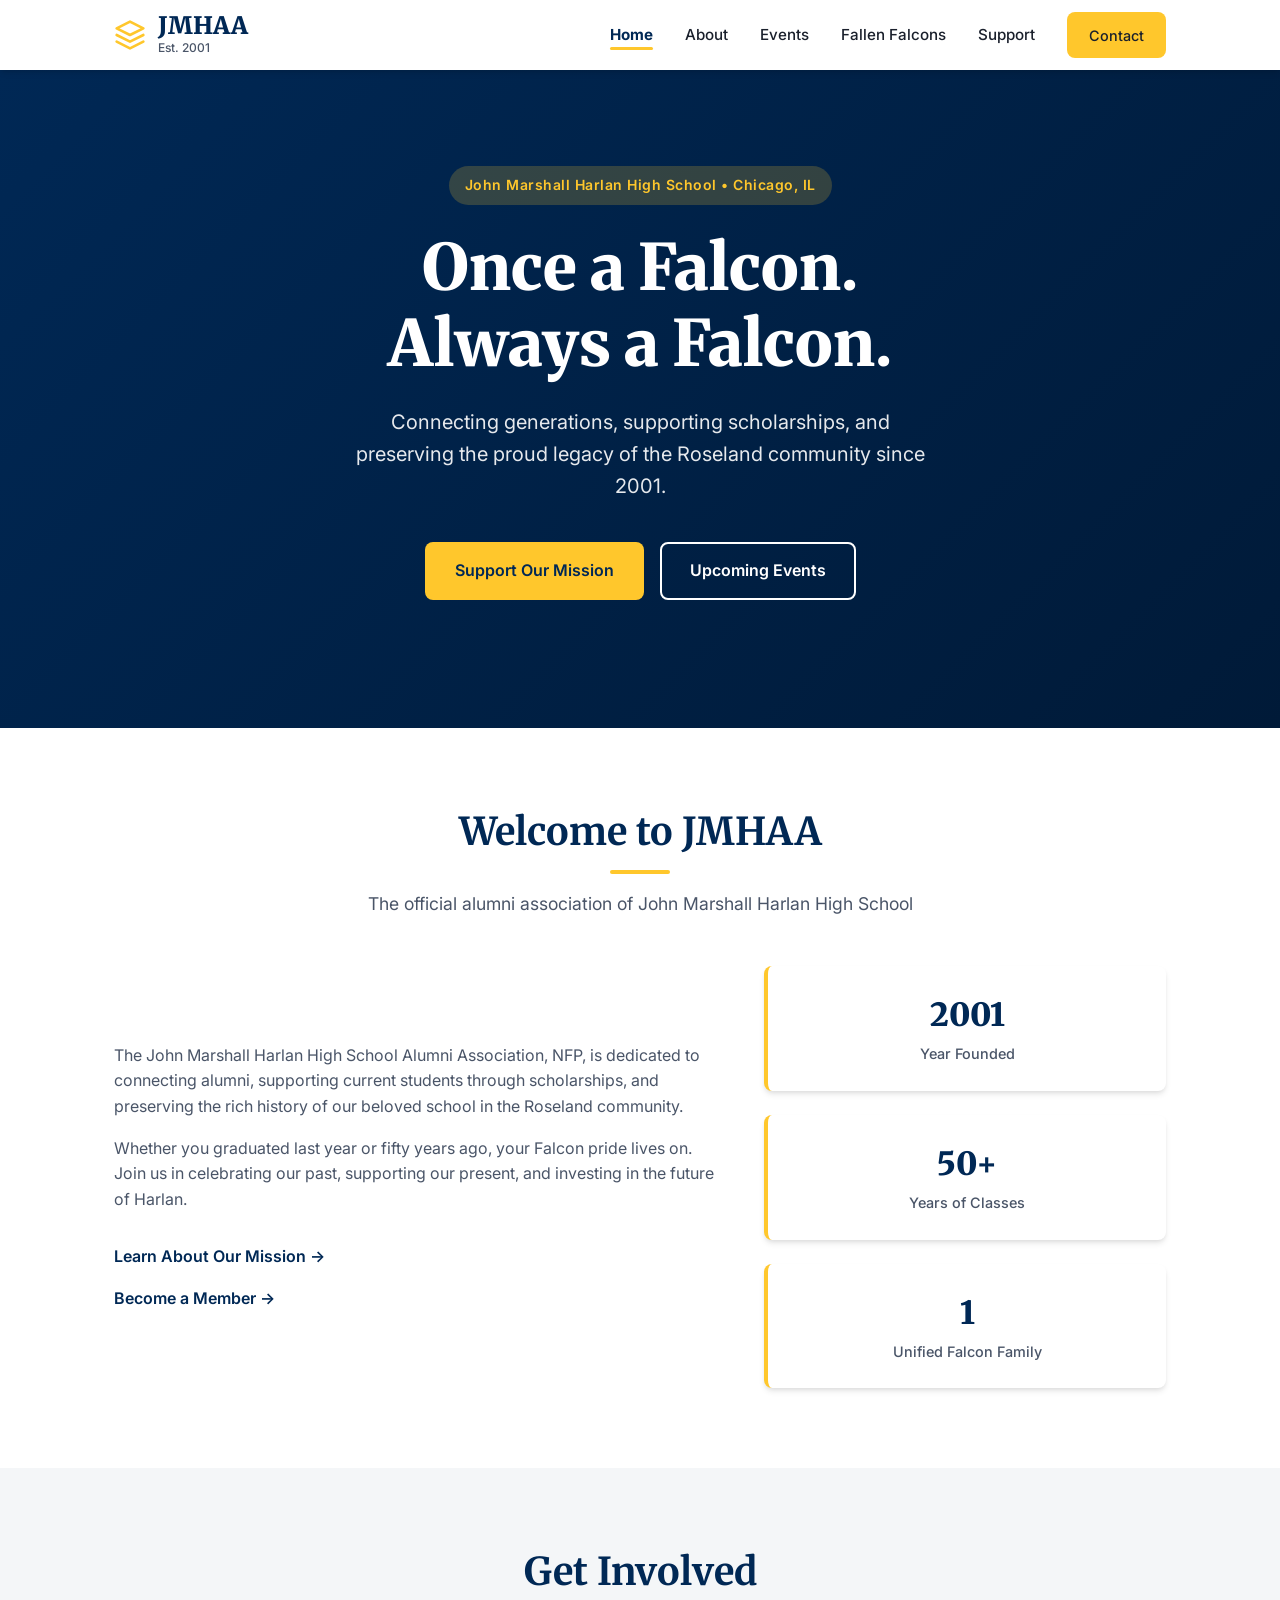
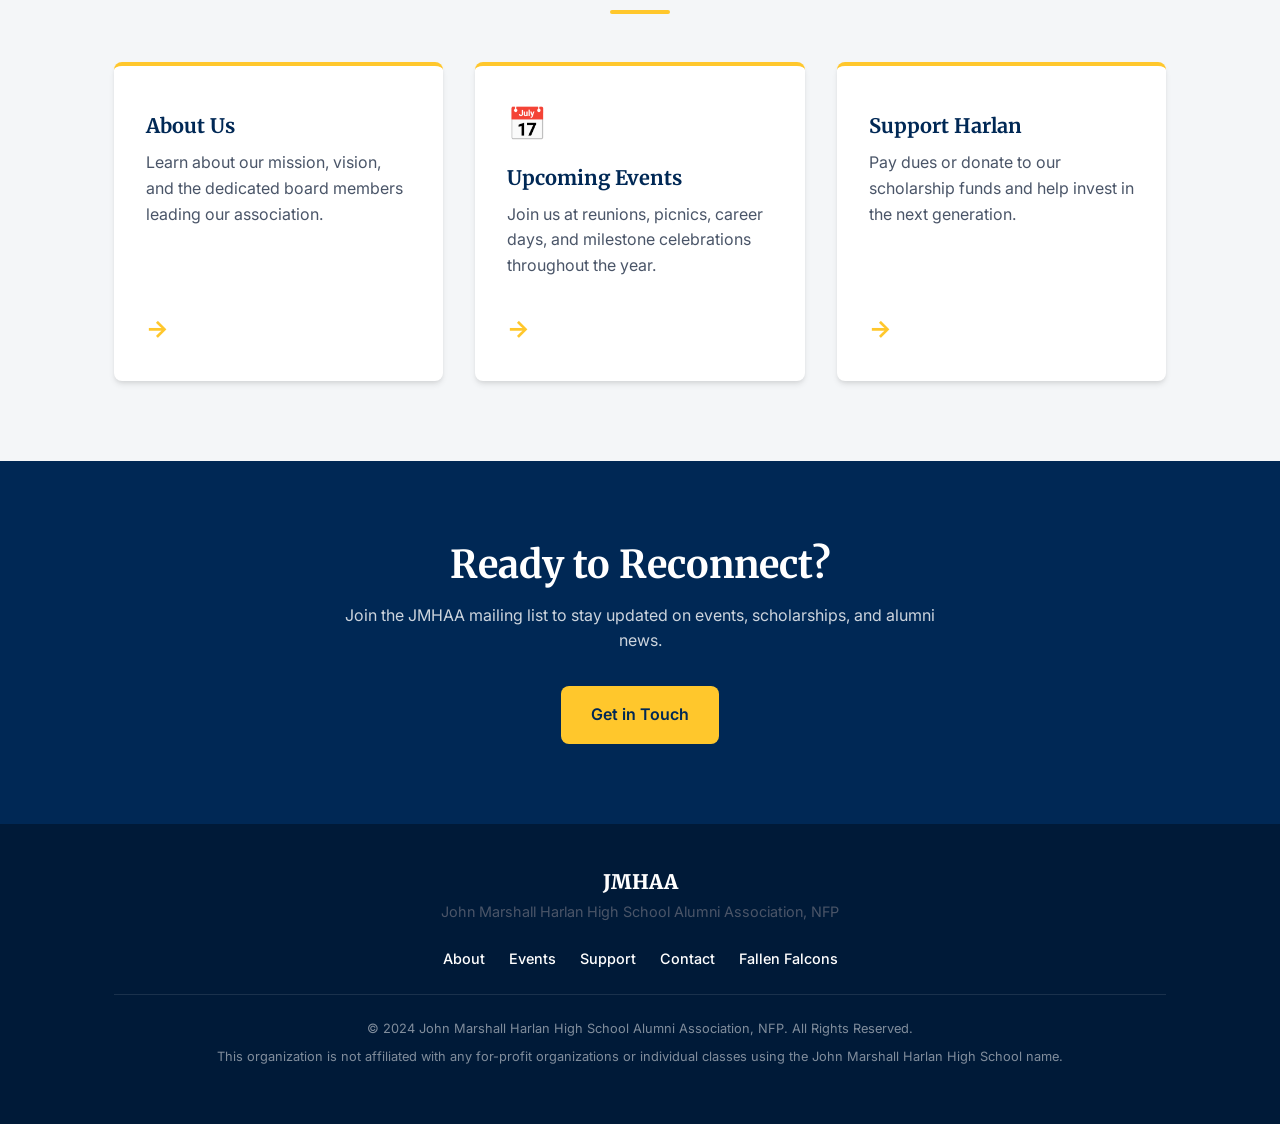
<file: index.html>
<!DOCTYPE html>
<html lang="en">
<head>
    <meta charset="UTF-8">
    <meta name="viewport" content="width=device-width, initial-scale=1.0">
    <meta name="description" content="John Marshall Harlan High School Alumni Association - Connecting Falcons, supporting scholarships, and preserving our legacy in Chicago since 2001.">
    <title>John Marshall Harlan Alumni Association | Once a Falcon. Always a Falcon.</title>
    <link rel="stylesheet" href="style.css">
    <link rel="preconnect" href="https://fonts.googleapis.com">
    <link rel="preconnect" href="https://fonts.gstatic.com" crossorigin>
    <link href="https://fonts.googleapis.com/css2?family=Inter:wght@400;500;600&family=Merriweather:wght@700;900&display=swap" rel="stylesheet">
</head>
<body>

    <!-- Navigation -->
    <header class="site-header">
        <div class="container header-inner">
            <a href="index.html" class="logo">
                <svg class="logo-icon" viewBox="0 0 24 24" fill="none" stroke="currentColor" stroke-width="2" stroke-linecap="round" stroke-linejoin="round"><path d="M12 2L2 7l10 5 10-5-10-5z"/><path d="M2 17l10 5 10-5"/><path d="M2 12l10 5 10-5"/></svg>
                <div class="logo-text">
                    <span class="logo-main">JMHAA</span>
                    <span class="logo-sub">Est. 2001</span>
                </div>
            </a>
            <nav class="main-nav" id="mainNav">
               <ul>
    <li><a href="index.html">Home</a></li>
    <li><a href="about.html">About</a></li>
    <li><a href="events.html">Events</a></li>
    <li><a href="fallen-falcons.html">Fallen Falcons</a></li>
    <li><a href="support.html">Support</a></li>
    <li><a href="contact.html" class="btn btn-primary">Contact</a></li>
</ul>
            </nav>
            <button class="mobile-menu-toggle" id="mobileMenuToggle" aria-label="Toggle navigation">
                <span></span>
                <span></span>
                <span></span>
            </button>
        </div>
    </header>

    <main>
        <!-- Hero Section -->
        <section class="hero">
            <div class="container hero-content">
                <span class="hero-badge">John Marshall Harlan High School • Chicago, IL</span>
                <h1>Once a Falcon.<br>Always a Falcon.</h1>
                <p>Connecting generations, supporting scholarships, and preserving the proud legacy of the Roseland community since 2001.</p>
                <div class="hero-actions">
                    <a href="support.html" class="btn btn-primary">Support Our Mission</a>
                    <a href="events.html" class="btn btn-secondary">Upcoming Events</a>
                </div>
            </div>
            <div class="hero-overlay"></div>
        </section>

        <!-- Welcome Section -->
        <section class="section fade-in">
            <div class="container">
                <div class="section-header">
                    <h2>Welcome to JMHAA</h2>
                    <div class="divider"></div>
                    <p class="section-subtitle">The official alumni association of John Marshall Harlan High School</p>
                </div>
                <div class="welcome-grid">
                    <div class="welcome-text">
                        <p>The John Marshall Harlan High School Alumni Association, NFP, is dedicated to connecting alumni, supporting current students through scholarships, and preserving the rich history of our beloved school in the Roseland community.</p>
                        <p>Whether you graduated last year or fifty years ago, your Falcon pride lives on. Join us in celebrating our past, supporting our present, and investing in the future of Harlan.</p>
                        <div class="welcome-links">
                            <a href="about.html" class="text-link">Learn About Our Mission →</a>
                            <a href="membership.html" class="text-link">Become a Member →</a>
                        </div>
                    </div>
                    <div class="welcome-stats">
                        <div class="stat-card">
                            <span class="stat-number">2001</span>
                            <span class="stat-label">Year Founded</span>
                        </div>
                        <div class="stat-card">
                            <span class="stat-number">50+</span>
                            <span class="stat-label">Years of Classes</span>
                        </div>
                        <div class="stat-card">
                            <span class="stat-number">1</span>
                            <span class="stat-label">Unified Falcon Family</span>
                        </div>
                    </div>
                </div>
            </div>
        </section>

        <!-- Quick Links Section -->
        <section class="section bg-light fade-in">
            <div class="container">
                <div class="section-header">
                    <h2>Get Involved</h2>
                    <div class="divider"></div>
                </div>
                <div class="cards-grid">
                    <a href="about.html" class="card-link">
                        <div class="card">
                            <div class="card-icon"></div>
                            <h3>About Us</h3>
                            <p>Learn about our mission, vision, and the dedicated board members leading our association.</p>
                            <span class="card-arrow">→</span>
                        </div>
                    </a>
                    <a href="events.html" class="card-link">
                        <div class="card">
                            <div class="card-icon">📅</div>
                            <h3>Upcoming Events</h3>
                            <p>Join us at reunions, picnics, career days, and milestone celebrations throughout the year.</p>
                            <span class="card-arrow">→</span>
                        </div>
                    </a>
                    <a href="support.html" class="card-link">
                        <div class="card">
                            <div class="card-icon"></div>
                            <h3>Support Harlan</h3>
                            <p>Pay dues or donate to our scholarship funds and help invest in the next generation.</p>
                            <span class="card-arrow">→</span>
                        </div>
                    </a>
                </div>
            </div>
        </section>

        <!-- Call to Action -->
        <section class="section bg-navy text-white fade-in">
            <div class="container">
                <div class="cta-content">
                    <h2>Ready to Reconnect?</h2>
                    <p>Join the JMHAA mailing list to stay updated on events, scholarships, and alumni news.</p>
                    <a href="contact.html" class="btn btn-primary">Get in Touch</a>
                </div>
            </div>
        </section>
    </main>

    <!-- Footer -->
    <footer class="site-footer">
        <div class="container footer-inner">
            <div class="footer-brand">
                <span class="logo-main">JMHAA</span>
                <p>John Marshall Harlan High School Alumni Association, NFP</p>
            </div>
            <div class="footer-links">
                <a href="about.html">About</a>
                <a href="events.html">Events</a>
                <a href="support.html">Support</a>
                <a href="contact.html">Contact</a>
                <a href="fallen-falcons.html">Fallen Falcons</a>
            </div>
            <div class="footer-legal">
                <p>&copy; 2024 John Marshall Harlan High School Alumni Association, NFP. All Rights Reserved.</p>
                <p>This organization is not affiliated with any for-profit organizations or individual classes using the John Marshall Harlan High School name.</p>
            </div>
        </div>
    </footer>

    <script src="script.js"></script>
</body>
</html>
</file>
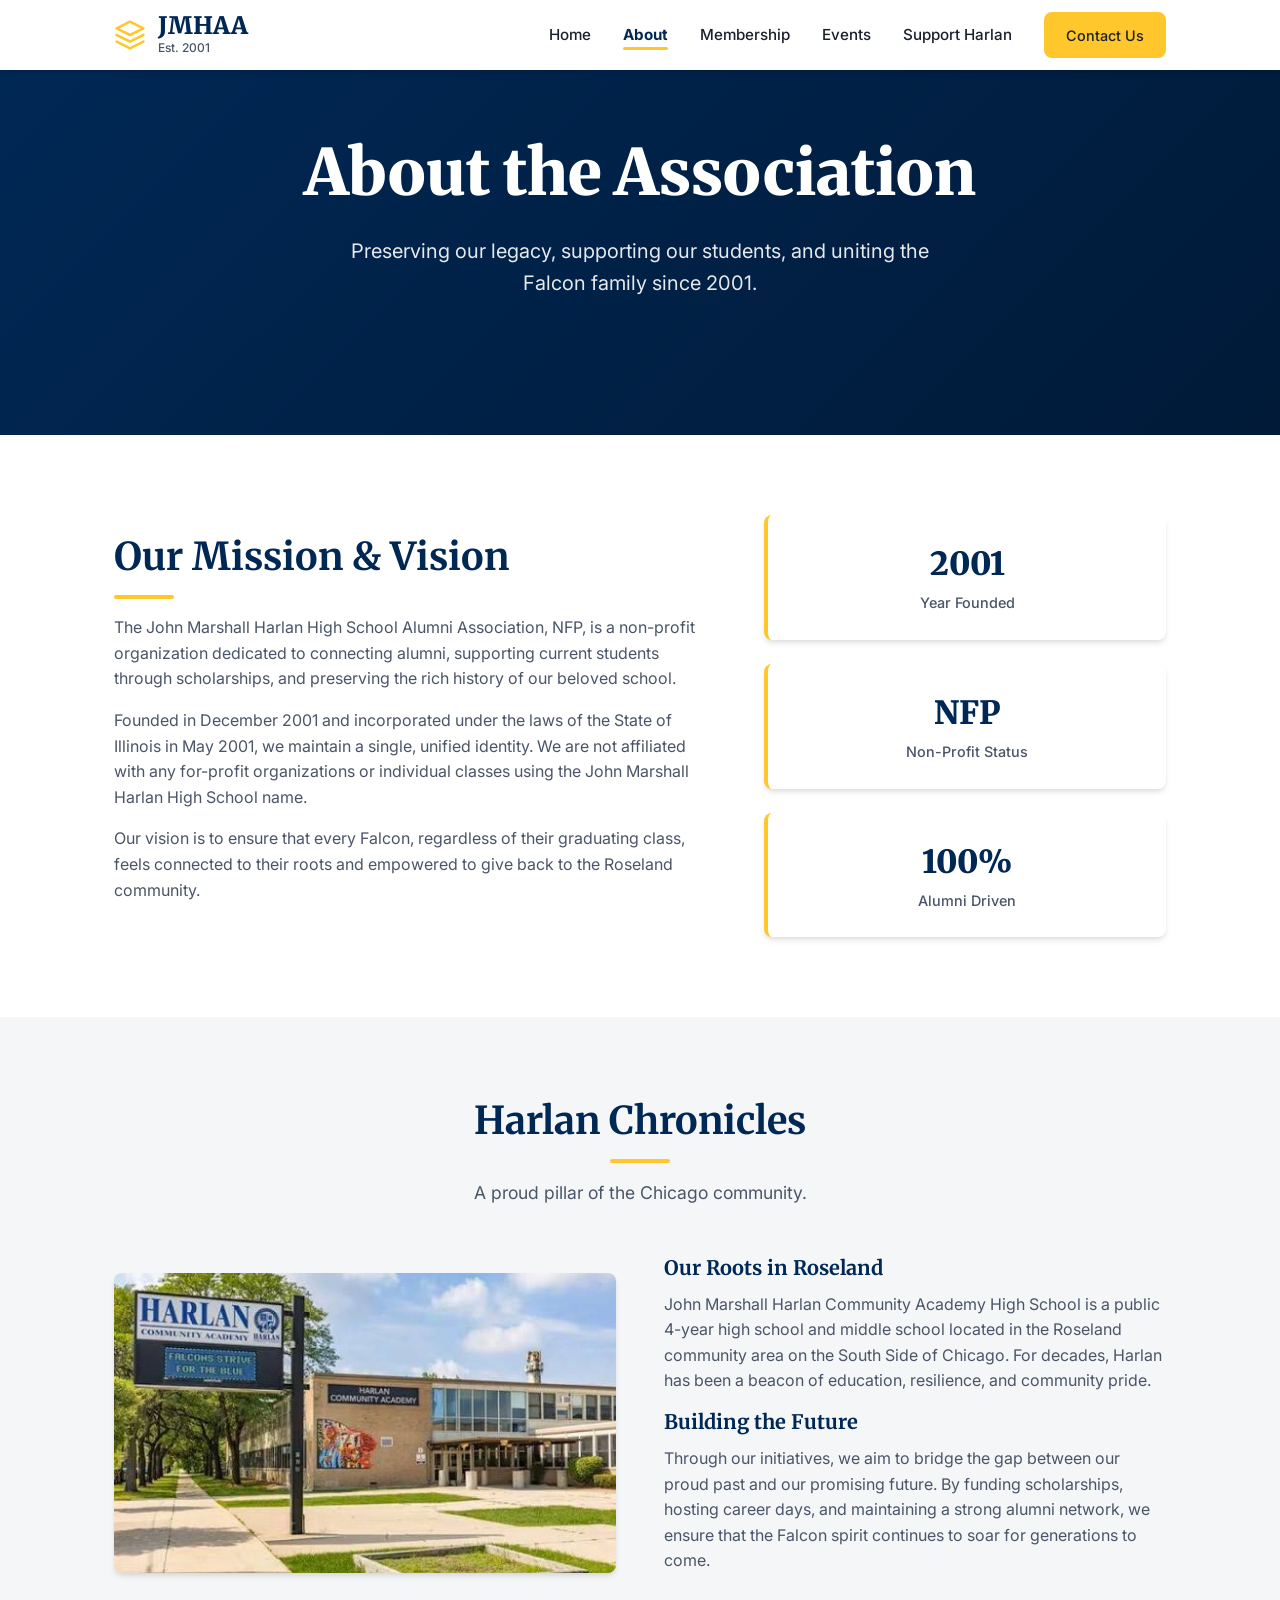
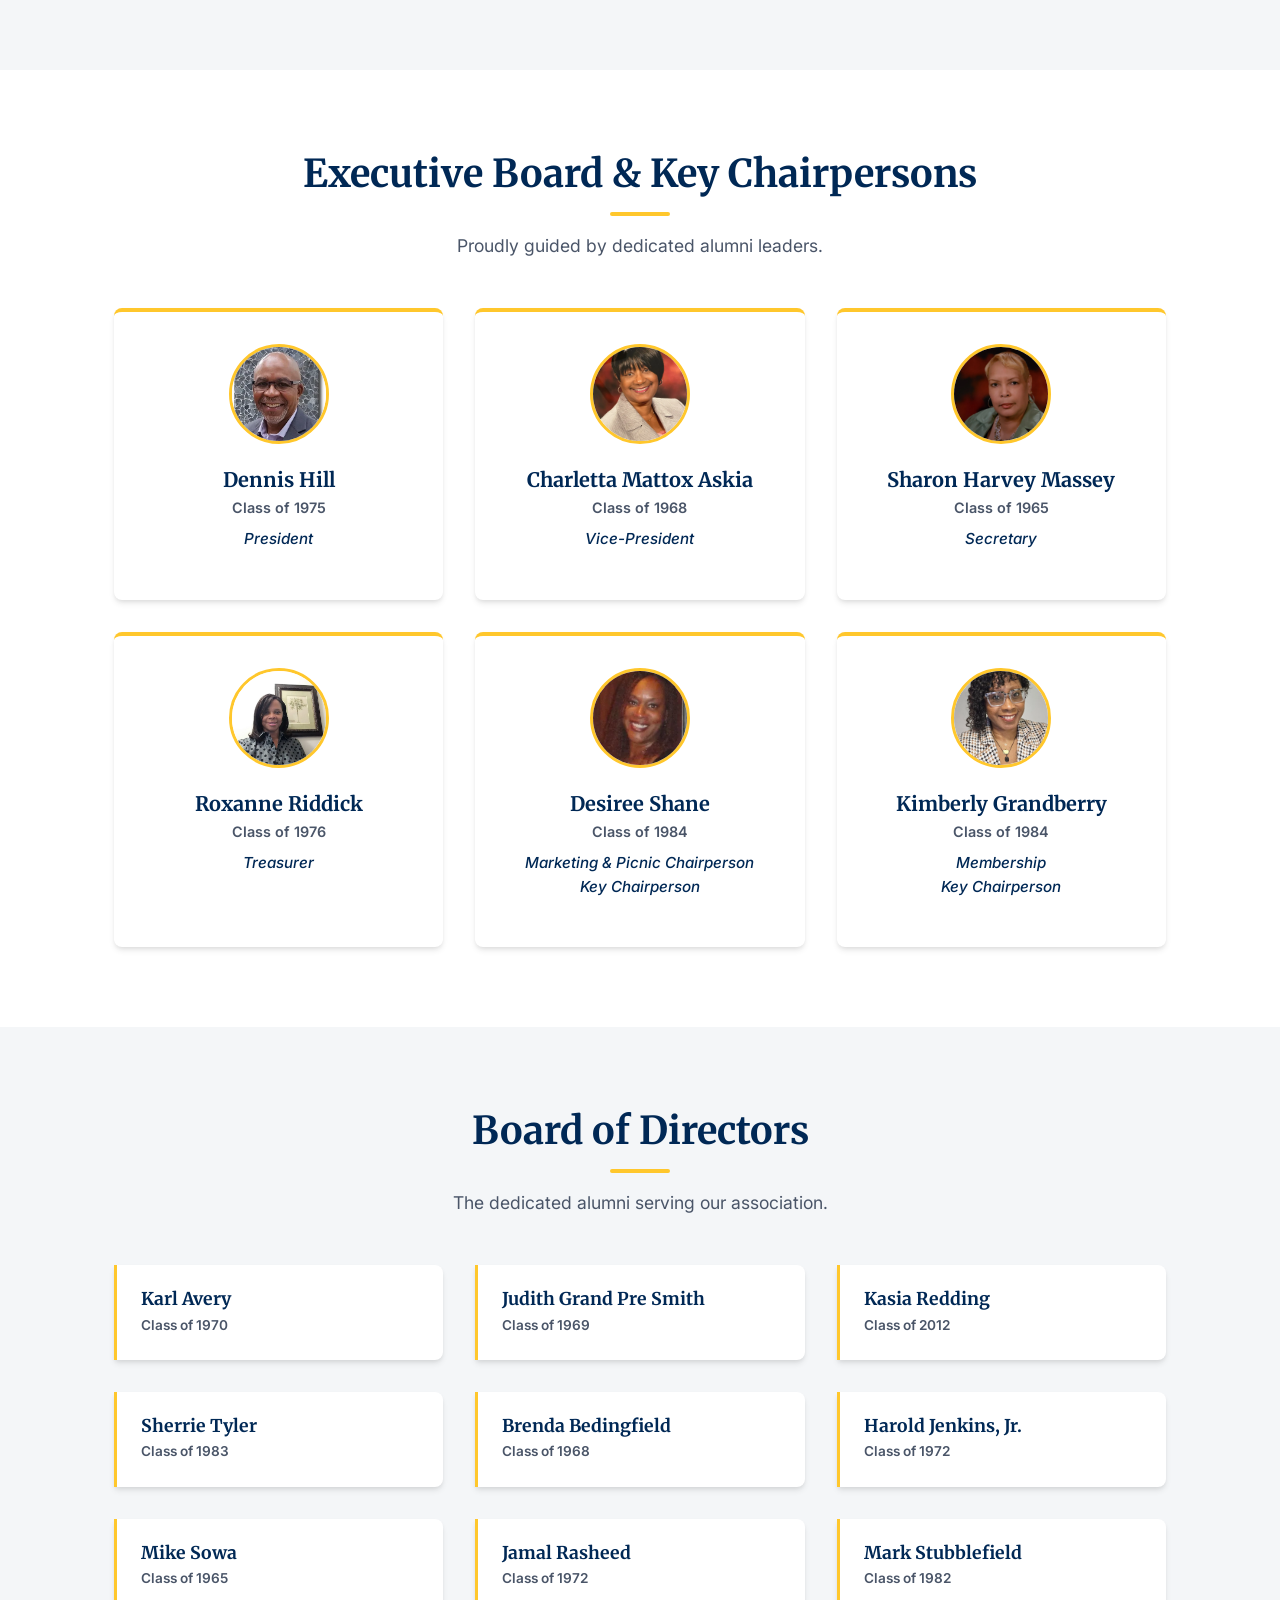
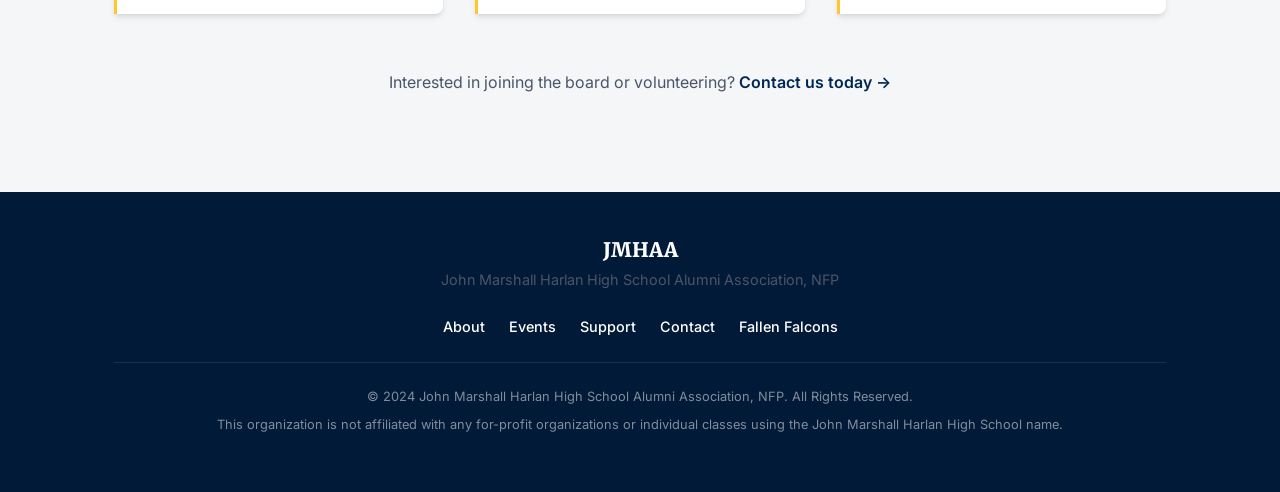
<file: about.html>
<!DOCTYPE html>
<html lang="en">
<head>
    <meta charset="UTF-8">
    <meta name="viewport" content="width=device-width, initial-scale=1.0">
    <meta name="description" content="Learn about the mission, history, and leadership of the John Marshall Harlan High School Alumni Association.">
    <title>About the Association | JMHAA</title>
    <link rel="stylesheet" href="style.css">
    <link rel="preconnect" href="https://fonts.googleapis.com">
    <link rel="preconnect" href="https://fonts.gstatic.com" crossorigin>
    <link href="https://fonts.googleapis.com/css2?family=Inter:wght@400;500;600&family=Merriweather:wght@700;900&display=swap" rel="stylesheet">
</head>
<body>

    <!-- Navigation -->
    <header class="site-header">
        <div class="container header-inner">
            <a href="index.html" class="logo">
                <svg class="logo-icon" viewBox="0 0 24 24" fill="none" stroke="currentColor" stroke-width="2" stroke-linecap="round" stroke-linejoin="round"><path d="M12 2L2 7l10 5 10-5-10-5z"/><path d="M2 17l10 5 10-5"/><path d="M2 12l10 5 10-5"/></svg>
                <div class="logo-text">
                    <span class="logo-main">JMHAA</span>
                    <span class="logo-sub">Est. 2001</span>
                </div>
            </a>
            <nav class="main-nav" id="mainNav">
                <ul>
                    <li><a href="index.html">Home</a></li>
                    <li><a href="about.html">About</a></li>
                    <li><a href="membership.html">Membership</a></li>
                    <li><a href="events.html">Events</a></li>
                    <li><a href="support.html">Support Harlan</a></li>
                    <li><a href="contact.html" class="btn btn-primary">Contact Us</a></li>
                </ul>
            </nav>
            <button class="mobile-menu-toggle" id="mobileMenuToggle" aria-label="Toggle navigation">
                <span></span>
                <span></span>
                <span></span>
            </button>
        </div>
    </header>

    <main>
        <!-- Page Hero -->
        <section class="hero" style="padding: 4rem 0 6rem 0;">
            <div class="container hero-content">
                <h1>About the Association</h1>
                <p>Preserving our legacy, supporting our students, and uniting the Falcon family since 2001.</p>
            </div>
        </section>

        <!-- Mission & Vision -->
        <section class="section fade-in">
            <div class="container">
                <div class="welcome-grid">
                    <div class="welcome-text">
                        <h2>Our Mission & Vision</h2>
                        <div class="divider" style="margin: 1rem 0;"></div>
                        <p>The John Marshall Harlan High School Alumni Association, NFP, is a non-profit organization dedicated to connecting alumni, supporting current students through scholarships, and preserving the rich history of our beloved school.</p>
                        <p>Founded in December 2001 and incorporated under the laws of the State of Illinois in May 2001, we maintain a single, unified identity. We are not affiliated with any for-profit organizations or individual classes using the John Marshall Harlan High School name.</p>
                        <p>Our vision is to ensure that every Falcon, regardless of their graduating class, feels connected to their roots and empowered to give back to the Roseland community.</p>
                    </div>
                    <div class="welcome-stats">
                        <div class="stat-card">
                            <span class="stat-number">2001</span>
                            <span class="stat-label">Year Founded</span>
                        </div>
                        <div class="stat-card">
                            <span class="stat-number">NFP</span>
                            <span class="stat-label">Non-Profit Status</span>
                        </div>
                        <div class="stat-card">
                            <span class="stat-number">100%</span>
                            <span class="stat-label">Alumni Driven</span>
                        </div>
                    </div>
                </div>
            </div>
        </section>

        <!-- Harlan Chronicles -->
        <section class="section bg-light fade-in">
            <div class="container">
                <div class="section-header">
                    <h2>Harlan Chronicles</h2>
                    <div class="divider"></div>
                    <p class="section-subtitle">A proud pillar of the Chicago community.</p>
                </div>
                <div class="about-grid" style="display: grid; grid-template-columns: 1fr 1fr; gap: 3rem; align-items: center;">
                    
                    <!-- UPDATED: Campus Image -->
                    <img src="images/campus.jpg" alt="Historical photo of John Marshall Harlan Community Academy High School campus" style="width: 100%; height: 300px; object-fit: cover; border-radius: var(--radius); box-shadow: var(--shadow);">
                    
                    <div>
                        <h3>Our Roots in Roseland</h3>
                        <p>John Marshall Harlan Community Academy High School is a public 4-year high school and middle school located in the Roseland community area on the South Side of Chicago. For decades, Harlan has been a beacon of education, resilience, and community pride.</p>
                        <h3>Building the Future</h3>
                        <p>Through our initiatives, we aim to bridge the gap between our proud past and our promising future. By funding scholarships, hosting career days, and maintaining a strong alumni network, we ensure that the Falcon spirit continues to soar for generations to come.</p>
                    </div>
                </div>
            </div>
        </section>

        <!-- Executive Board Members -->
        <section class="section fade-in">
            <div class="container">
                <div class="section-header">
                    <h2>Executive Board & Key Chairpersons</h2>
                    <div class="divider"></div>
                    <p class="section-subtitle">Proudly guided by dedicated alumni leaders.</p>
                </div>
                
                <div class="cards-grid" style="grid-template-columns: repeat(auto-fit, minmax(280px, 1fr));">
                    
                    <!-- President -->
                    <div class="card board-card">
                        <img src="images/Dennis-Hill.webp" alt="Dennis Hill, JMHAA President" class="board-img">
                        <h3 class="board-name">Dennis Hill</h3>
                        <span class="board-class">Class of 1975</span>
                        <p class="board-title">President</p>
                    </div>

                    <!-- Vice President -->
                    <div class="card board-card">
                        <img src="images/Charletta-Mattox-Askia.webp" alt="Charletta Mattox Askia, JMHAA Vice-President" class="board-img">
                        <h3 class="board-name">Charletta Mattox Askia</h3>
                        <span class="board-class">Class of 1968</span>
                        <p class="board-title">Vice-President</p>
                    </div>

                    <!-- Secretary -->
                    <div class="card board-card">
                        <img src="images/Sharon-Harvey-Massey.webp" alt="Sharon Harvey Massey, JMHAA Secretary" class="board-img">
                        <h3 class="board-name">Sharon Harvey Massey</h3>
                        <span class="board-class">Class of 1965</span>
                        <p class="board-title">Secretary</p>
                    </div>

                    <!-- Treasurer -->
                    <div class="card board-card">
                        <img src="images/Roxanne-Riddick.webp" alt="Roxanne Riddick, JMHAA Treasurer" class="board-img">
                        <h3 class="board-name">Roxanne Riddick</h3>
                        <span class="board-class">Class of 1976</span>
                        <p class="board-title">Treasurer</p>
                    </div>

                    <!-- Marketing & Picnic Chairperson -->
                    <div class="card board-card">
                        <img src="images/Desiree-Shane.webp" alt="Desiree Shane, JMHAA Marketing & Picnic Chairperson" class="board-img">
                        <h3 class="board-name">Desiree Shane</h3>
                        <span class="board-class">Class of 1984</span>
                        <p class="board-title">Marketing & Picnic Chairperson<br>Key Chairperson</p>
                    </div>

                    <!-- Membership Chairperson -->
                    <div class="card board-card">
                        <img src="images/Kimberly-Grandberry.webp" alt="Kimberly Grandberry, JMHAA Membership Chairperson" class="board-img">
                        <h3 class="board-name">Kimberly Grandberry</h3>
                        <span class="board-class">Class of 1984</span>
                        <p class="board-title">Membership<br>Key Chairperson</p>
                    </div>

                </div>
            </div>
        </section>

        <!-- Additional Board of Directors -->
        <section class="section bg-light fade-in">
            <div class="container">
                <div class="section-header">
                    <h2>Board of Directors</h2>
                    <div class="divider"></div>
                    <p class="section-subtitle">The dedicated alumni serving our association.</p>
                </div>
                
                <div class="cards-grid" style="grid-template-columns: repeat(auto-fit, minmax(250px, 1fr));">
                    
                    <div class="board-text-card">
                        <h3>Karl Avery</h3>
                        <p class="board-class">Class of 1970</p>
                    </div>

                    <div class="board-text-card">
                        <h3>Judith Grand Pre Smith</h3>
                        <p class="board-class">Class of 1969</p>
                    </div>

                    <div class="board-text-card">
                        <h3>Kasia Redding</h3>
                        <p class="board-class">Class of 2012</p>
                    </div>

                    <div class="board-text-card">
                        <h3>Sherrie Tyler</h3>
                        <p class="board-class">Class of 1983</p>
                    </div>

                    <div class="board-text-card">
                        <h3>Brenda Bedingfield</h3>
                        <p class="board-class">Class of 1968</p>
                    </div>

                    <div class="board-text-card">
                        <h3>Harold Jenkins, Jr.</h3>
                        <p class="board-class">Class of 1972</p>
                    </div>

                    <div class="board-text-card">
                        <h3>Mike Sowa</h3>
                        <p class="board-class">Class of 1965</p>
                    </div>

                    <div class="board-text-card">
                        <h3>Jamal Rasheed</h3>
                        <p class="board-class">Class of 1972</p>
                    </div>

                    <div class="board-text-card">
                        <h3>Mark Stubblefield</h3>
                        <p class="board-class">Class of 1982</p>
                    </div>

                </div>
                
                <div style="text-align: center; margin-top: 3rem;">
                    <p>Interested in joining the board or volunteering? <a href="contact.html" class="text-link">Contact us today →</a></p>
                </div>
            </div>
        </section>
    </main>

    <!-- Footer -->
    <footer class="site-footer">
        <div class="container footer-inner">
            <div class="footer-brand">
                <span class="logo-main">JMHAA</span>
                <p>John Marshall Harlan High School Alumni Association, NFP</p>
            </div>
            <div class="footer-links">
                <a href="about.html">About</a>
                <a href="events.html">Events</a>
                <a href="support.html">Support</a>
                <a href="contact.html">Contact</a>
                <a href="fallen-falcons.html">Fallen Falcons</a>
            </div>
            <div class="footer-legal">
                <p>&copy; 2024 John Marshall Harlan High School Alumni Association, NFP. All Rights Reserved.</p>
                <p>This organization is not affiliated with any for-profit organizations or individual classes using the John Marshall Harlan High School name.</p>
            </div>
        </div>
    </footer>

    <script src="script.js"></script>
</body>
</html>
</file>
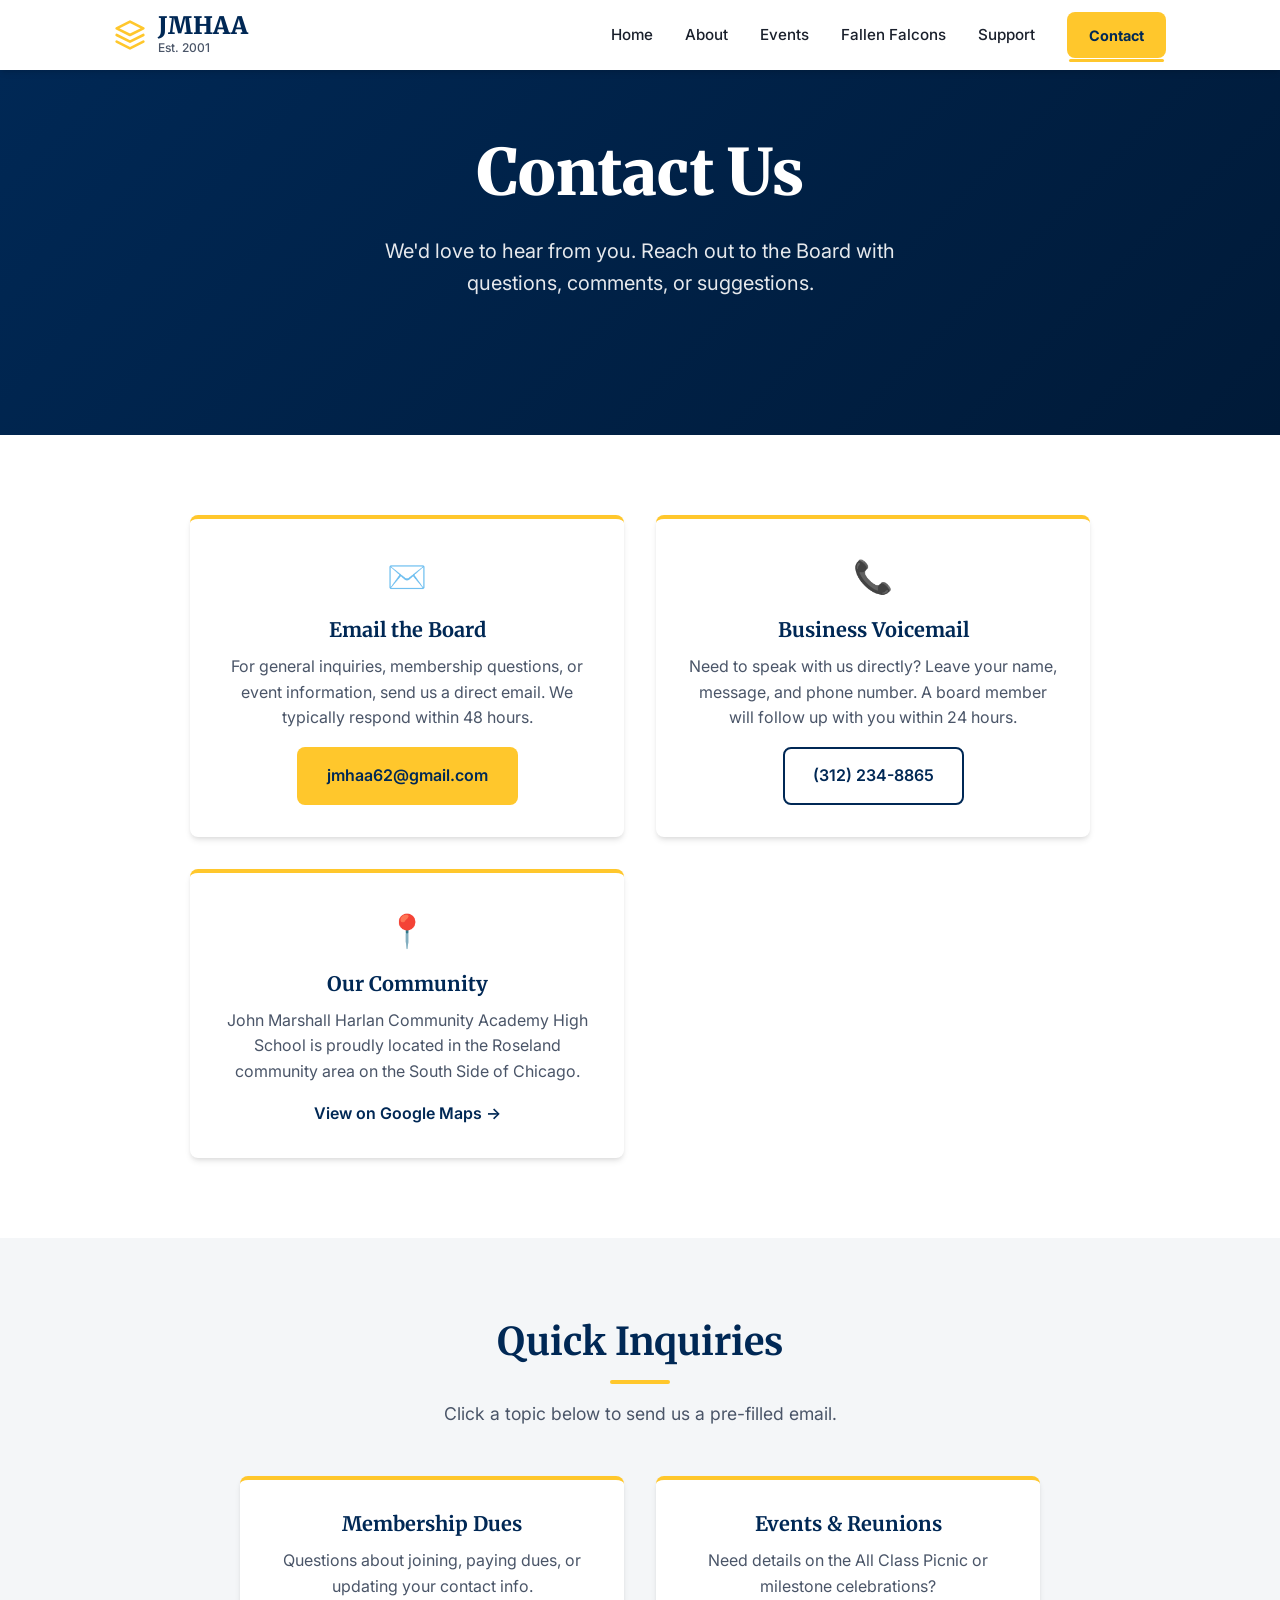
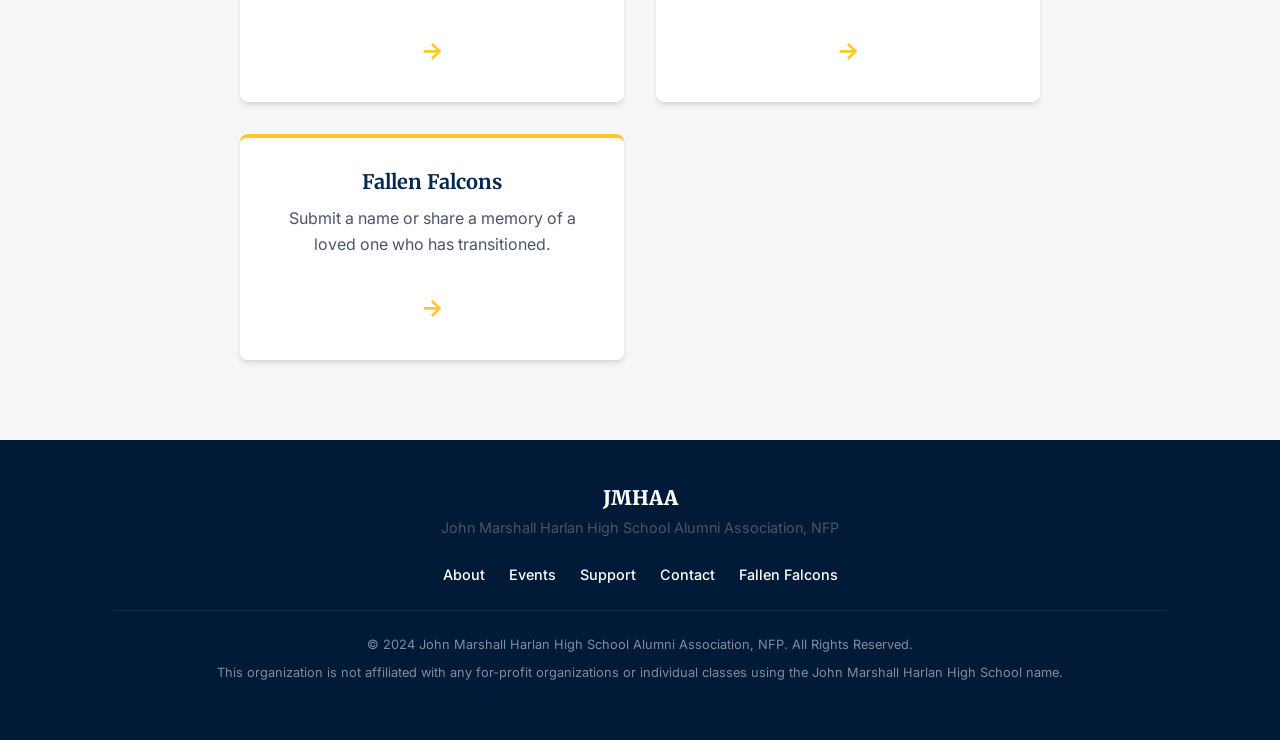
<file: contact.html>
<!DOCTYPE html>
<html lang="en">
<head>
    <meta charset="UTF-8">
    <meta name="viewport" content="width=device-width, initial-scale=1.0">
    <meta name="description" content="Contact the John Marshall Harlan High School Alumni Association board. Reach out via email or phone.">
    <title>Contact Us | JMHAA</title>
    <link rel="stylesheet" href="style.css">
    <link rel="preconnect" href="https://fonts.googleapis.com">
    <link rel="preconnect" href="https://fonts.gstatic.com" crossorigin>
    <link href="https://fonts.googleapis.com/css2?family=Inter:wght@400;500;600&family=Merriweather:wght@700;900&display=swap" rel="stylesheet">
</head>
<body>

    <!-- Navigation -->
    <header class="site-header">
        <div class="container header-inner">
            <a href="index.html" class="logo">
                <svg class="logo-icon" viewBox="0 0 24 24" fill="none" stroke="currentColor" stroke-width="2" stroke-linecap="round" stroke-linejoin="round"><path d="M12 2L2 7l10 5 10-5-10-5z"/><path d="M2 17l10 5 10-5"/><path d="M2 12l10 5 10-5"/></svg>
                <div class="logo-text">
                    <span class="logo-main">JMHAA</span>
                    <span class="logo-sub">Est. 2001</span>
                </div>
            </a>
            <nav class="main-nav" id="mainNav">
                <ul>
    <li><a href="index.html">Home</a></li>
    <li><a href="about.html">About</a></li>
    <li><a href="events.html">Events</a></li>
    <li><a href="fallen-falcons.html">Fallen Falcons</a></li>
    <li><a href="support.html">Support</a></li>
    <li><a href="contact.html" class="btn btn-primary">Contact</a></li>
</ul>
            </nav>
            <button class="mobile-menu-toggle" id="mobileMenuToggle" aria-label="Toggle navigation">
                <span></span>
                <span></span>
                <span></span>
            </button>
        </div>
    </header>

    <main>
        <!-- Page Hero -->
        <section class="hero" style="padding: 4rem 0 6rem 0;">
            <div class="container hero-content">
                <h1>Contact Us</h1>
                <p>We'd love to hear from you. Reach out to the Board with questions, comments, or suggestions.</p>
            </div>
        </section>

        <!-- Contact Methods -->
        <section class="section fade-in">
            <div class="container">
                <div class="contact-grid" style="display: grid; grid-template-columns: repeat(auto-fit, minmax(280px, 1fr)); gap: 2rem; text-align: center; max-width: 900px; margin: 0 auto;">
                    
                    <!-- Email -->
                    <div class="card" style="display: flex; flex-direction: column; align-items: center;">
                        <div class="card-icon">✉️</div>
                        <h3>Email the Board</h3>
                        <p>For general inquiries, membership questions, or event information, send us a direct email. We typically respond within 48 hours.</p>
                        <a href="mailto:jmhaa62@gmail.com" class="btn btn-primary" style="margin-top: auto;">jmhaa62@gmail.com</a>
                    </div>

                    <!-- Phone -->
                    <div class="card" style="display: flex; flex-direction: column; align-items: center;">
                        <div class="card-icon">📞</div>
                        <h3>Business Voicemail</h3>
                        <p>Need to speak with us directly? Leave your name, message, and phone number. A board member will follow up with you within 24 hours.</p>
                        <a href="tel:3122348865" class="btn btn-secondary" style="margin-top: auto; border-color: var(--navy); color: var(--navy);">(312) 234-8865</a>
                    </div>

                    <!-- Location -->
                    <div class="card" style="display: flex; flex-direction: column; align-items: center;">
                        <div class="card-icon">📍</div>
                        <h3>Our Community</h3>
                        <p>John Marshall Harlan Community Academy High School is proudly located in the Roseland community area on the South Side of Chicago.</p>
                        <a href="https://maps.google.com/?q=9652+S+Michigan+Ave+Chicago+IL" target="_blank" class="text-link" style="margin-top: auto;">View on Google Maps →</a>
                    </div>

                </div>
            </div>
        </section>

        <!-- Quick Inquiry Links -->
        <section class="section bg-light fade-in">
            <div class="container">
                <div class="section-header">
                    <h2>Quick Inquiries</h2>
                    <div class="divider"></div>
                    <p class="section-subtitle">Click a topic below to send us a pre-filled email.</p>
                </div>
                
                <div class="cards-grid" style="max-width: 800px; margin: 0 auto;">
                    <a href="mailto:jmhaa62@gmail.com?subject=Membership%20Inquiry" class="card-link">
                        <div class="card" style="text-align: center;">
                            <h3>Membership Dues</h3>
                            <p>Questions about joining, paying dues, or updating your contact info.</p>
                            <span class="card-arrow">→</span>
                        </div>
                    </a>
                    <a href="mailto:jmhaa62@gmail.com?subject=Event%20Information" class="card-link">
                        <div class="card" style="text-align: center;">
                            <h3>Events & Reunions</h3>
                            <p>Need details on the All Class Picnic or milestone celebrations?</p>
                            <span class="card-arrow">→</span>
                        </div>
                    </a>
                    <a href="mailto:jmhaa62@gmail.com?subject=Fallen%20Falcons%20Submission" class="card-link">
                        <div class="card" style="text-align: center;">
                            <h3>Fallen Falcons</h3>
                            <p>Submit a name or share a memory of a loved one who has transitioned.</p>
                            <span class="card-arrow">→</span>
                        </div>
                    </a>
                </div>
            </div>
        </section>
    </main>

    <!-- Footer -->
    <footer class="site-footer">
        <div class="container footer-inner">
            <div class="footer-brand">
                <span class="logo-main">JMHAA</span>
                <p>John Marshall Harlan High School Alumni Association, NFP</p>
            </div>
            <div class="footer-links">
                <a href="about.html">About</a>
                <a href="events.html">Events</a>
                <a href="support.html">Support</a>
                <a href="contact.html">Contact</a>
                <a href="fallen-falcons.html">Fallen Falcons</a>
            </div>
            <div class="footer-legal">
                <p>&copy; 2024 John Marshall Harlan High School Alumni Association, NFP. All Rights Reserved.</p>
                <p>This organization is not affiliated with any for-profit organizations or individual classes using the John Marshall Harlan High School name.</p>
            </div>
        </div>
    </footer>

    <script src="script.js"></script>
</body>
</html>
</file>
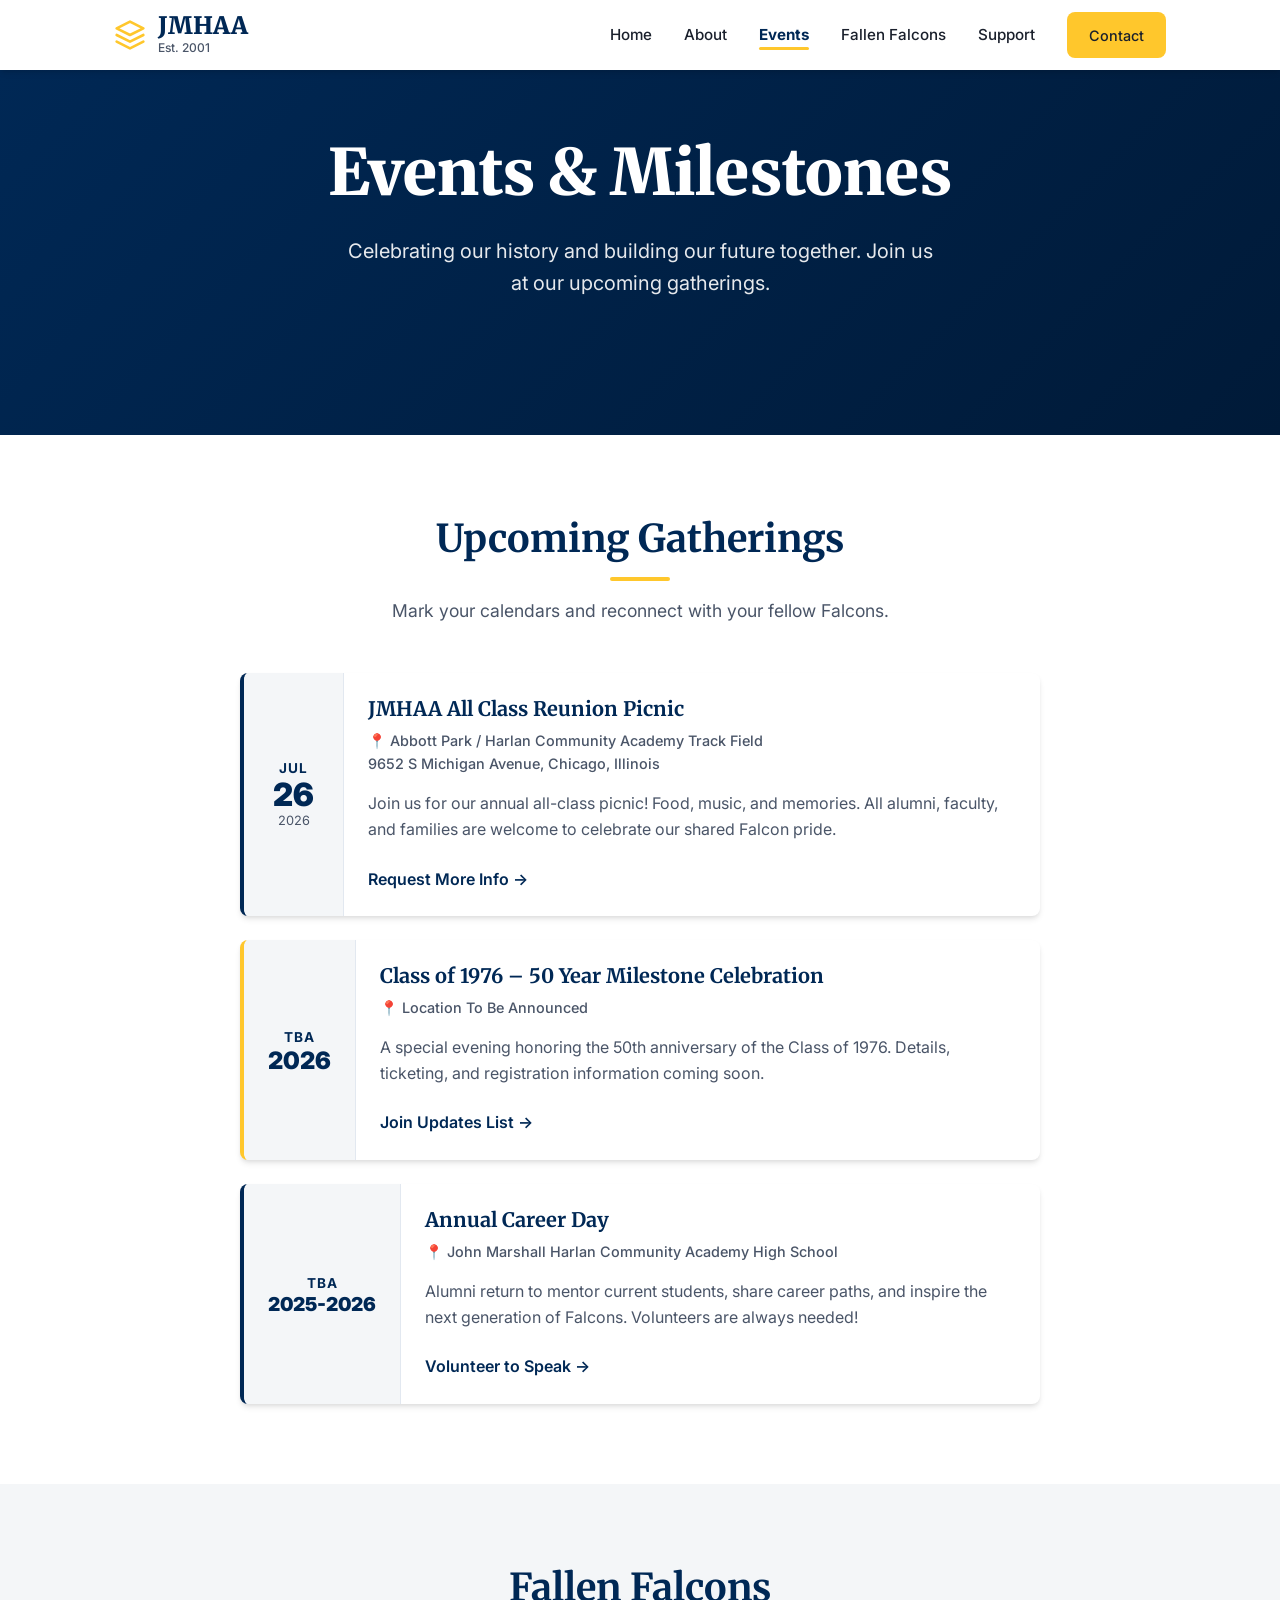
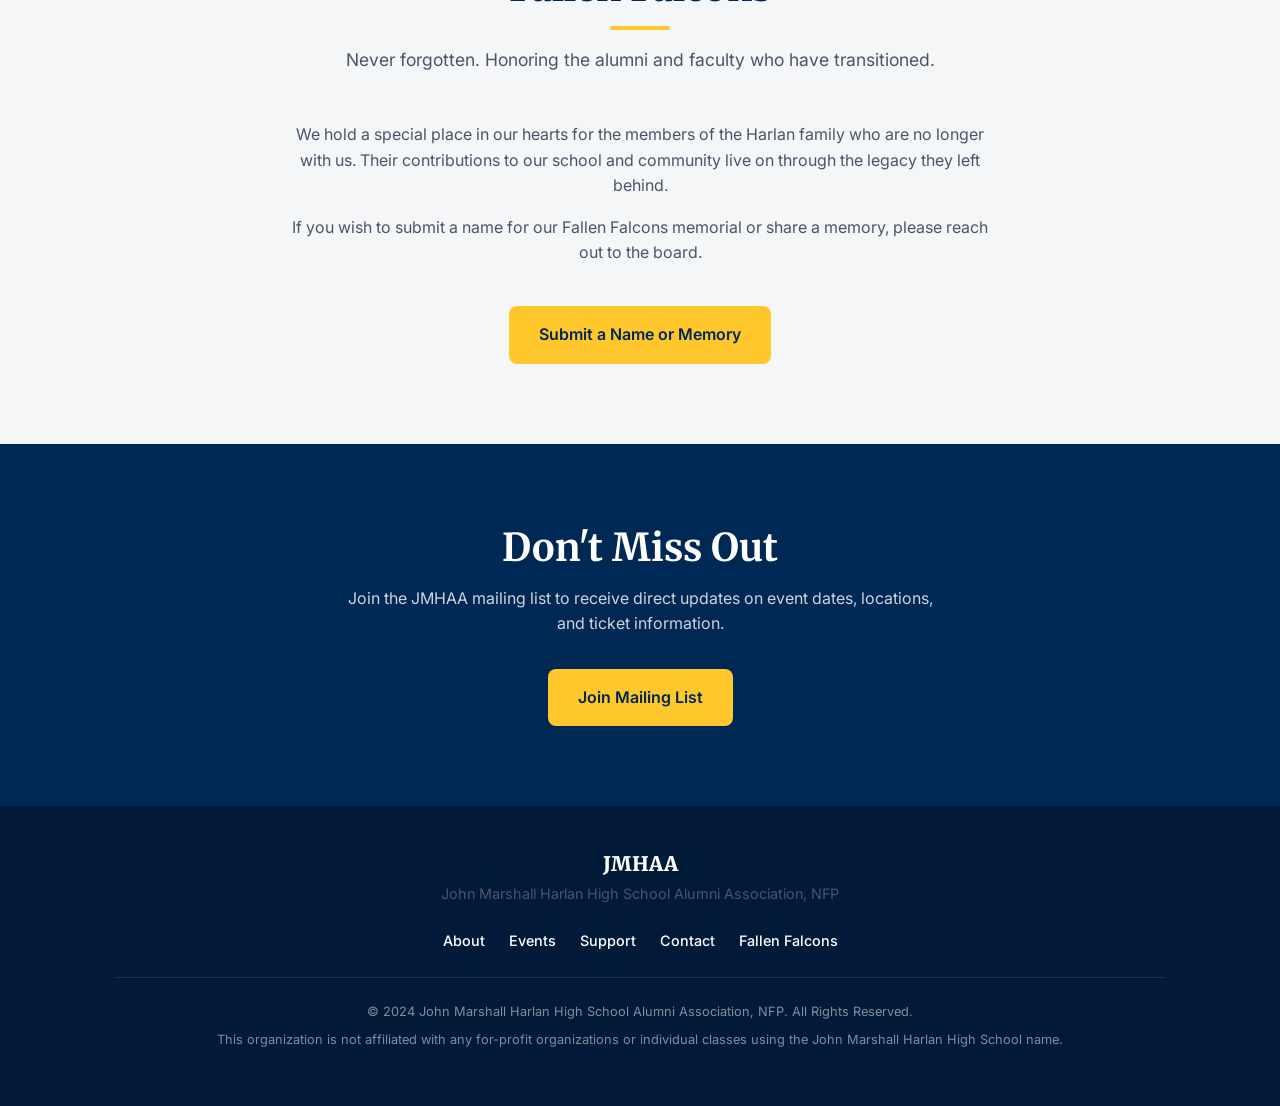
<file: events.html>
<!DOCTYPE html>
<html lang="en">
<head>
    <meta charset="UTF-8">
    <meta name="viewport" content="width=device-width, initial-scale=1.0">
    <meta name="description" content="Upcoming events, reunions, and milestones for the John Marshall Harlan High School Alumni Association.">
    <title>Events & Milestones | JMHAA</title>
    <link rel="stylesheet" href="style.css">
    <link rel="preconnect" href="https://fonts.googleapis.com">
    <link rel="preconnect" href="https://fonts.gstatic.com" crossorigin>
    <link href="https://fonts.googleapis.com/css2?family=Inter:wght@400;500;600&family=Merriweather:wght@700;900&display=swap" rel="stylesheet">
</head>
<body>

    <!-- Navigation -->
    <header class="site-header">
        <div class="container header-inner">
            <a href="index.html" class="logo">
                <svg class="logo-icon" viewBox="0 0 24 24" fill="none" stroke="currentColor" stroke-width="2" stroke-linecap="round" stroke-linejoin="round"><path d="M12 2L2 7l10 5 10-5-10-5z"/><path d="M2 17l10 5 10-5"/><path d="M2 12l10 5 10-5"/></svg>
                <div class="logo-text">
                    <span class="logo-main">JMHAA</span>
                    <span class="logo-sub">Est. 2001</span>
                </div>
            </a>
            <nav class="main-nav" id="mainNav">
               <ul>
    <li><a href="index.html">Home</a></li>
    <li><a href="about.html">About</a></li>
    <li><a href="events.html">Events</a></li>
    <li><a href="fallen-falcons.html">Fallen Falcons</a></li>
    <li><a href="support.html">Support</a></li>
    <li><a href="contact.html" class="btn btn-primary">Contact</a></li>
</ul>
            </nav>
            <button class="mobile-menu-toggle" id="mobileMenuToggle" aria-label="Toggle navigation">
                <span></span>
                <span></span>
                <span></span>
            </button>
        </div>
    </header>

    <main>
        <!-- Page Hero -->
        <section class="hero" style="padding: 4rem 0 6rem 0;">
            <div class="container hero-content">
                <h1>Events & Milestones</h1>
                <p>Celebrating our history and building our future together. Join us at our upcoming gatherings.</p>
            </div>
        </section>

        <!-- Upcoming Events -->
        <section class="section fade-in">
            <div class="container">
                <div class="section-header">
                    <h2>Upcoming Gatherings</h2>
                    <div class="divider"></div>
                    <p class="section-subtitle">Mark your calendars and reconnect with your fellow Falcons.</p>
                </div>
                
                <div class="events-list" style="display: flex; flex-direction: column; gap: 1.5rem; max-width: 800px; margin: 0 auto;">
                    
                    <!-- Event 1 -->
                    <article class="event-card" style="display: flex; background: var(--white); border-radius: var(--radius); overflow: hidden; box-shadow: var(--shadow); border-left: 4px solid var(--navy);">
                        <div class="event-date" style="background-color: var(--light-gray); padding: 1.5rem; display: flex; flex-direction: column; align-items: center; justify-content: center; min-width: 100px; text-align: center; border-right: 1px solid #e2e8f0;">
                            <span class="month" style="font-size: 0.85rem; font-weight: 700; color: var(--navy); letter-spacing: 1px;">JUL</span>
                            <span class="day" style="font-size: 2rem; font-weight: 900; color: var(--navy); line-height: 1;">26</span>
                            <span class="year" style="font-size: 0.8rem; color: var(--text-light);">2026</span>
                        </div>
                        <div class="event-details" style="padding: 1.5rem; flex: 1;">
                            <h3 style="font-family: var(--font-heading); color: var(--navy); margin-bottom: 0.5rem;">JMHAA All Class Reunion Picnic</h3>
                            <p class="event-location" style="font-size: 0.9rem; color: var(--text-light); margin-bottom: 1rem; font-weight: 500;">📍 Abbott Park / Harlan Community Academy Track Field<br>9652 S Michigan Avenue, Chicago, Illinois</p>
                            <p>Join us for our annual all-class picnic! Food, music, and memories. All alumni, faculty, and families are welcome to celebrate our shared Falcon pride.</p>
                            <a href="mailto:jmhaa62@gmail.com?subject=Reunion%20Picnic%20Info" class="text-link">Request More Info →</a>
                        </div>
                    </article>

                    <!-- Event 2 -->
                    <article class="event-card" style="display: flex; background: var(--white); border-radius: var(--radius); overflow: hidden; box-shadow: var(--shadow); border-left: 4px solid var(--gold);">
                        <div class="event-date" style="background-color: var(--light-gray); padding: 1.5rem; display: flex; flex-direction: column; align-items: center; justify-content: center; min-width: 100px; text-align: center; border-right: 1px solid #e2e8f0;">
                            <span class="month" style="font-size: 0.85rem; font-weight: 700; color: var(--navy); letter-spacing: 1px;">TBA</span>
                            <span class="day" style="font-size: 1.5rem; font-weight: 900; color: var(--navy); line-height: 1;">2026</span>
                        </div>
                        <div class="event-details" style="padding: 1.5rem; flex: 1;">
                            <h3 style="font-family: var(--font-heading); color: var(--navy); margin-bottom: 0.5rem;">Class of 1976 – 50 Year Milestone Celebration</h3>
                            <p class="event-location" style="font-size: 0.9rem; color: var(--text-light); margin-bottom: 1rem; font-weight: 500;">📍 Location To Be Announced</p>
                            <p>A special evening honoring the 50th anniversary of the Class of 1976. Details, ticketing, and registration information coming soon.</p>
                            <a href="mailto:jmhaa62@gmail.com?subject=Class%20of%201976%20Milestone%20Updates" class="text-link">Join Updates List →</a>
                        </div>
                    </article>

                    <!-- Event 3 -->
                    <article class="event-card" style="display: flex; background: var(--white); border-radius: var(--radius); overflow: hidden; box-shadow: var(--shadow); border-left: 4px solid var(--navy);">
                        <div class="event-date" style="background-color: var(--light-gray); padding: 1.5rem; display: flex; flex-direction: column; align-items: center; justify-content: center; min-width: 100px; text-align: center; border-right: 1px solid #e2e8f0;">
                            <span class="month" style="font-size: 0.85rem; font-weight: 700; color: var(--navy); letter-spacing: 1px;">TBA</span>
                            <span class="day" style="font-size: 1.2rem; font-weight: 900; color: var(--navy); line-height: 1;">2025-2026</span>
                        </div>
                        <div class="event-details" style="padding: 1.5rem; flex: 1;">
                            <h3 style="font-family: var(--font-heading); color: var(--navy); margin-bottom: 0.5rem;">Annual Career Day</h3>
                            <p class="event-location" style="font-size: 0.9rem; color: var(--text-light); margin-bottom: 1rem; font-weight: 500;">📍 John Marshall Harlan Community Academy High School</p>
                            <p>Alumni return to mentor current students, share career paths, and inspire the next generation of Falcons. Volunteers are always needed!</p>
                            <a href="mailto:jmhaa62@gmail.com?subject=Career%20Day%20Volunteer" class="text-link">Volunteer to Speak →</a>
                        </div>
                    </article>

                </div>
            </div>
        </section>

        <!-- Fallen Falcons Tribute -->
        <section class="section bg-light fade-in">
            <div class="container">
                <div class="section-header">
                    <h2>Fallen Falcons</h2>
                    <div class="divider"></div>
                    <p class="section-subtitle">Never forgotten. Honoring the alumni and faculty who have transitioned.</p>
                </div>
                <div style="text-align: center; max-width: 700px; margin: 0 auto;">
                    <p>We hold a special place in our hearts for the members of the Harlan family who are no longer with us. Their contributions to our school and community live on through the legacy they left behind.</p>
                    <p>If you wish to submit a name for our Fallen Falcons memorial or share a memory, please reach out to the board.</p>
                    <a href="mailto:jmhaa62@gmail.com?subject=Fallen%20Falcons%20Submission" class="btn btn-primary" style="margin-top: 1.5rem;">Submit a Name or Memory</a>
                </div>
            </div>
        </section>

        <!-- Call to Action -->
        <section class="section bg-navy text-white fade-in">
            <div class="container">
                <div class="cta-content" style="text-align: center; max-width: 600px; margin: 0 auto;">
                    <h2 style="color: var(--white);">Don't Miss Out</h2>
                    <p style="color: rgba(255, 255, 255, 0.8);">Join the JMHAA mailing list to receive direct updates on event dates, locations, and ticket information.</p>
                    <a href="contact.html" class="btn btn-primary">Join Mailing List</a>
                </div>
            </div>
        </section>
    </main>

    <!-- Footer -->
    <footer class="site-footer">
        <div class="container footer-inner">
            <div class="footer-brand">
                <span class="logo-main">JMHAA</span>
                <p>John Marshall Harlan High School Alumni Association, NFP</p>
            </div>
            <div class="footer-links">
                <a href="about.html">About</a>
                <a href="events.html">Events</a>
                <a href="support.html">Support</a>
                <a href="contact.html">Contact</a>
                <a href="fallen-falcons.html">Fallen Falcons</a>
            </div>
            <div class="footer-legal">
                <p>&copy; 2024 John Marshall Harlan High School Alumni Association, NFP. All Rights Reserved.</p>
                <p>This organization is not affiliated with any for-profit organizations or individual classes using the John Marshall Harlan High School name.</p>
            </div>
        </div>
    </footer>

    <script src="script.js"></script>
</body>
</html>
</file>
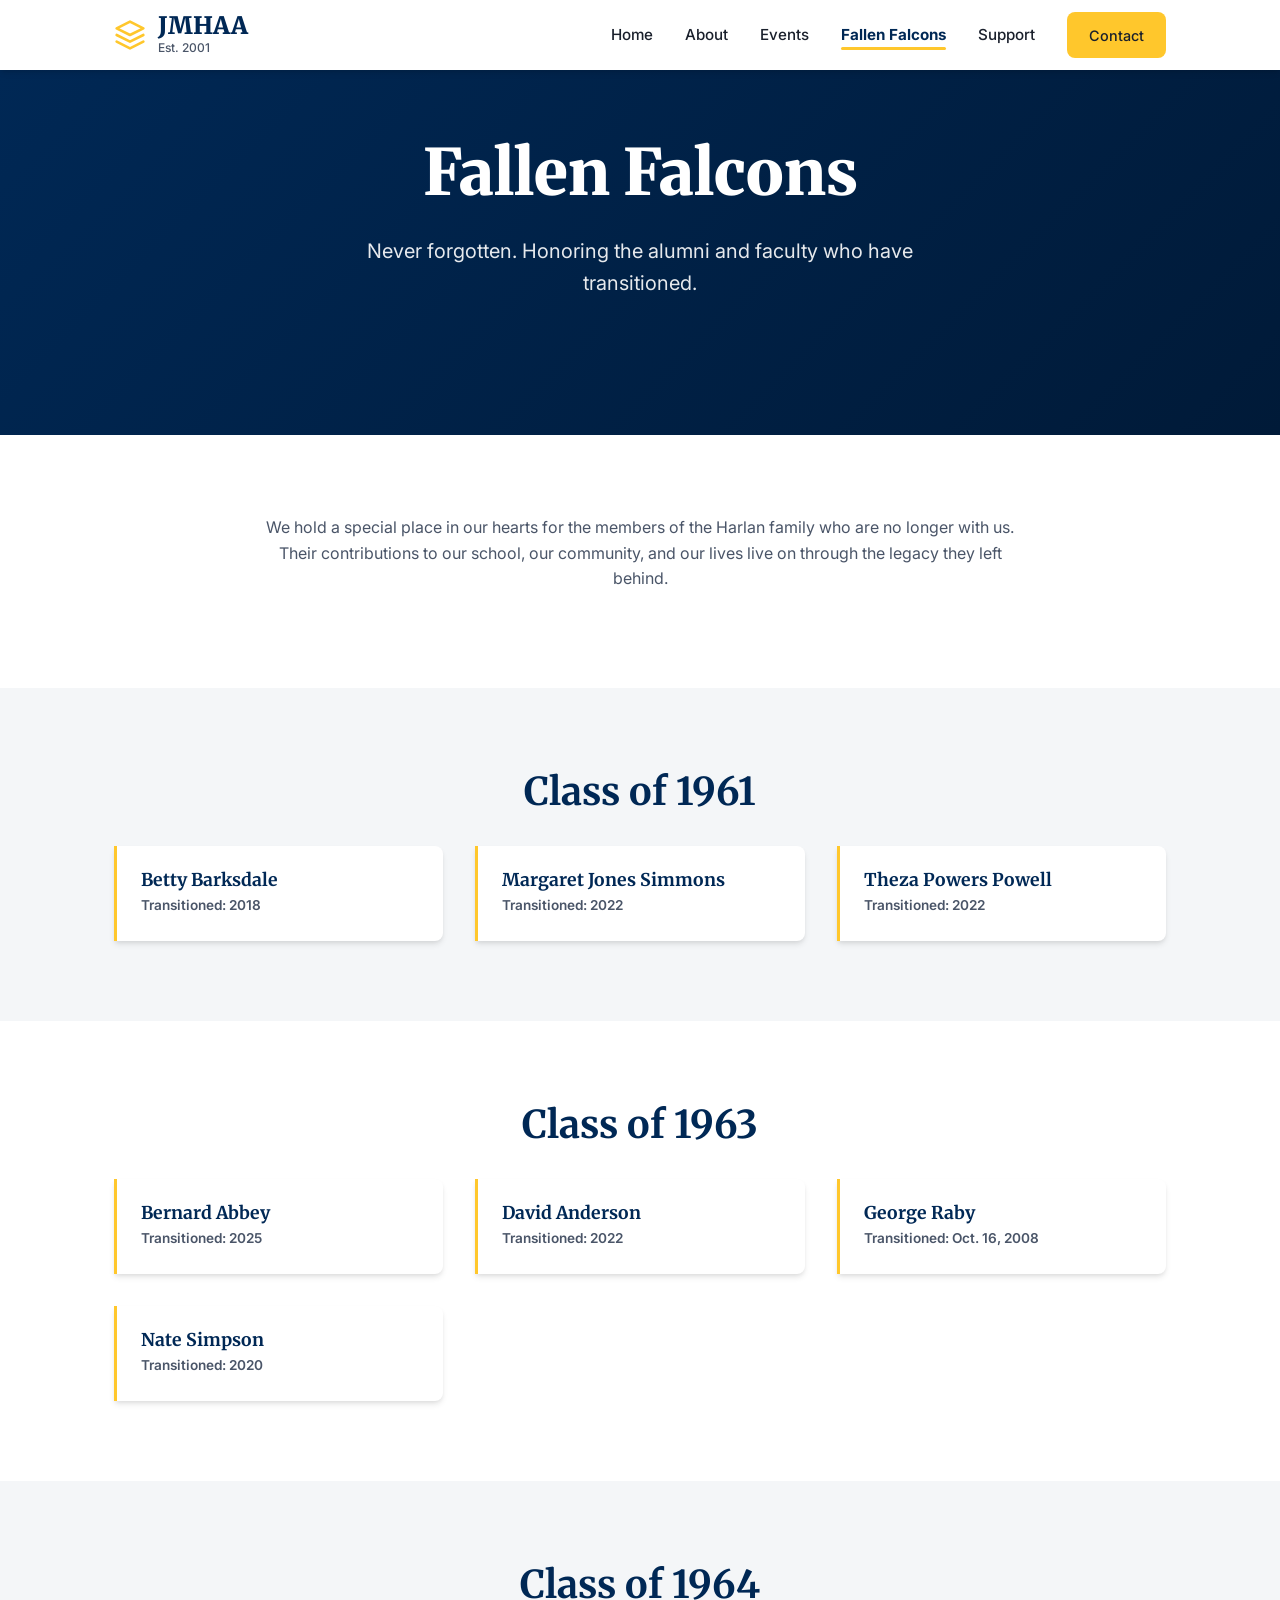
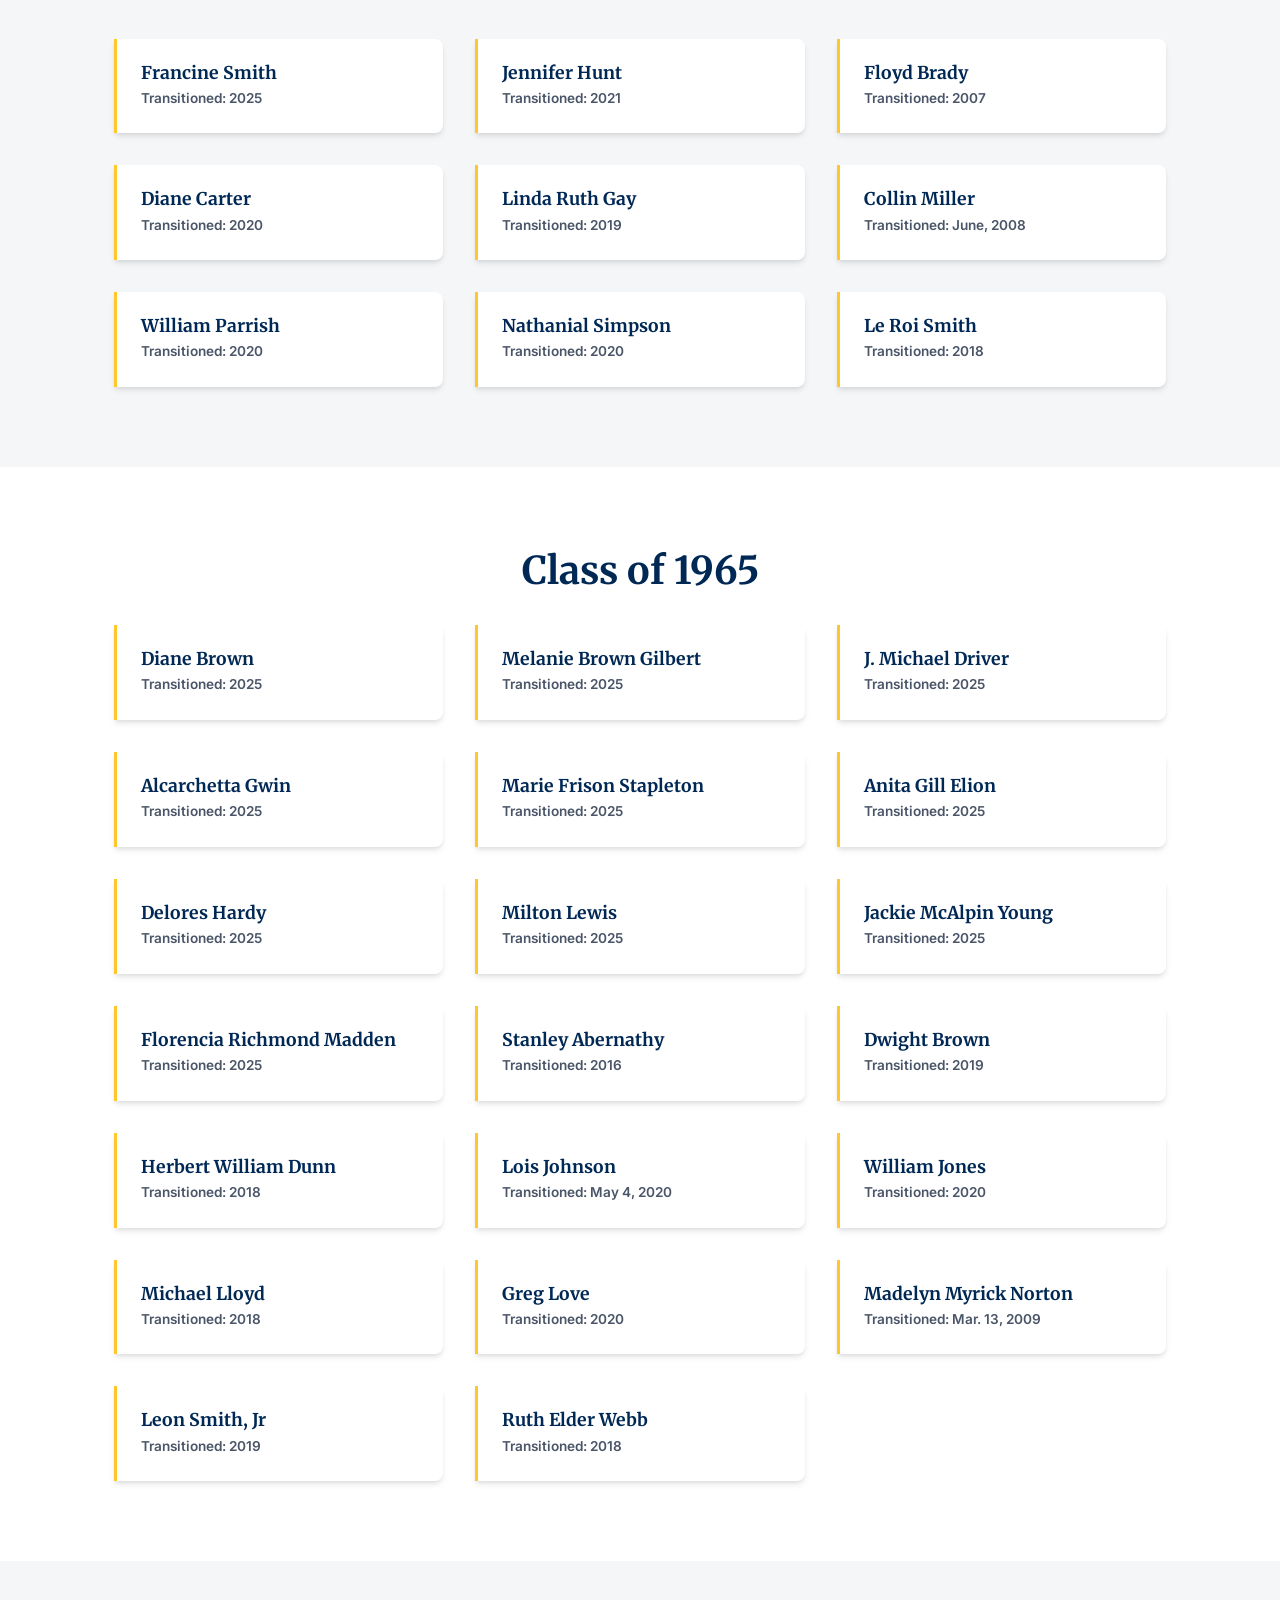
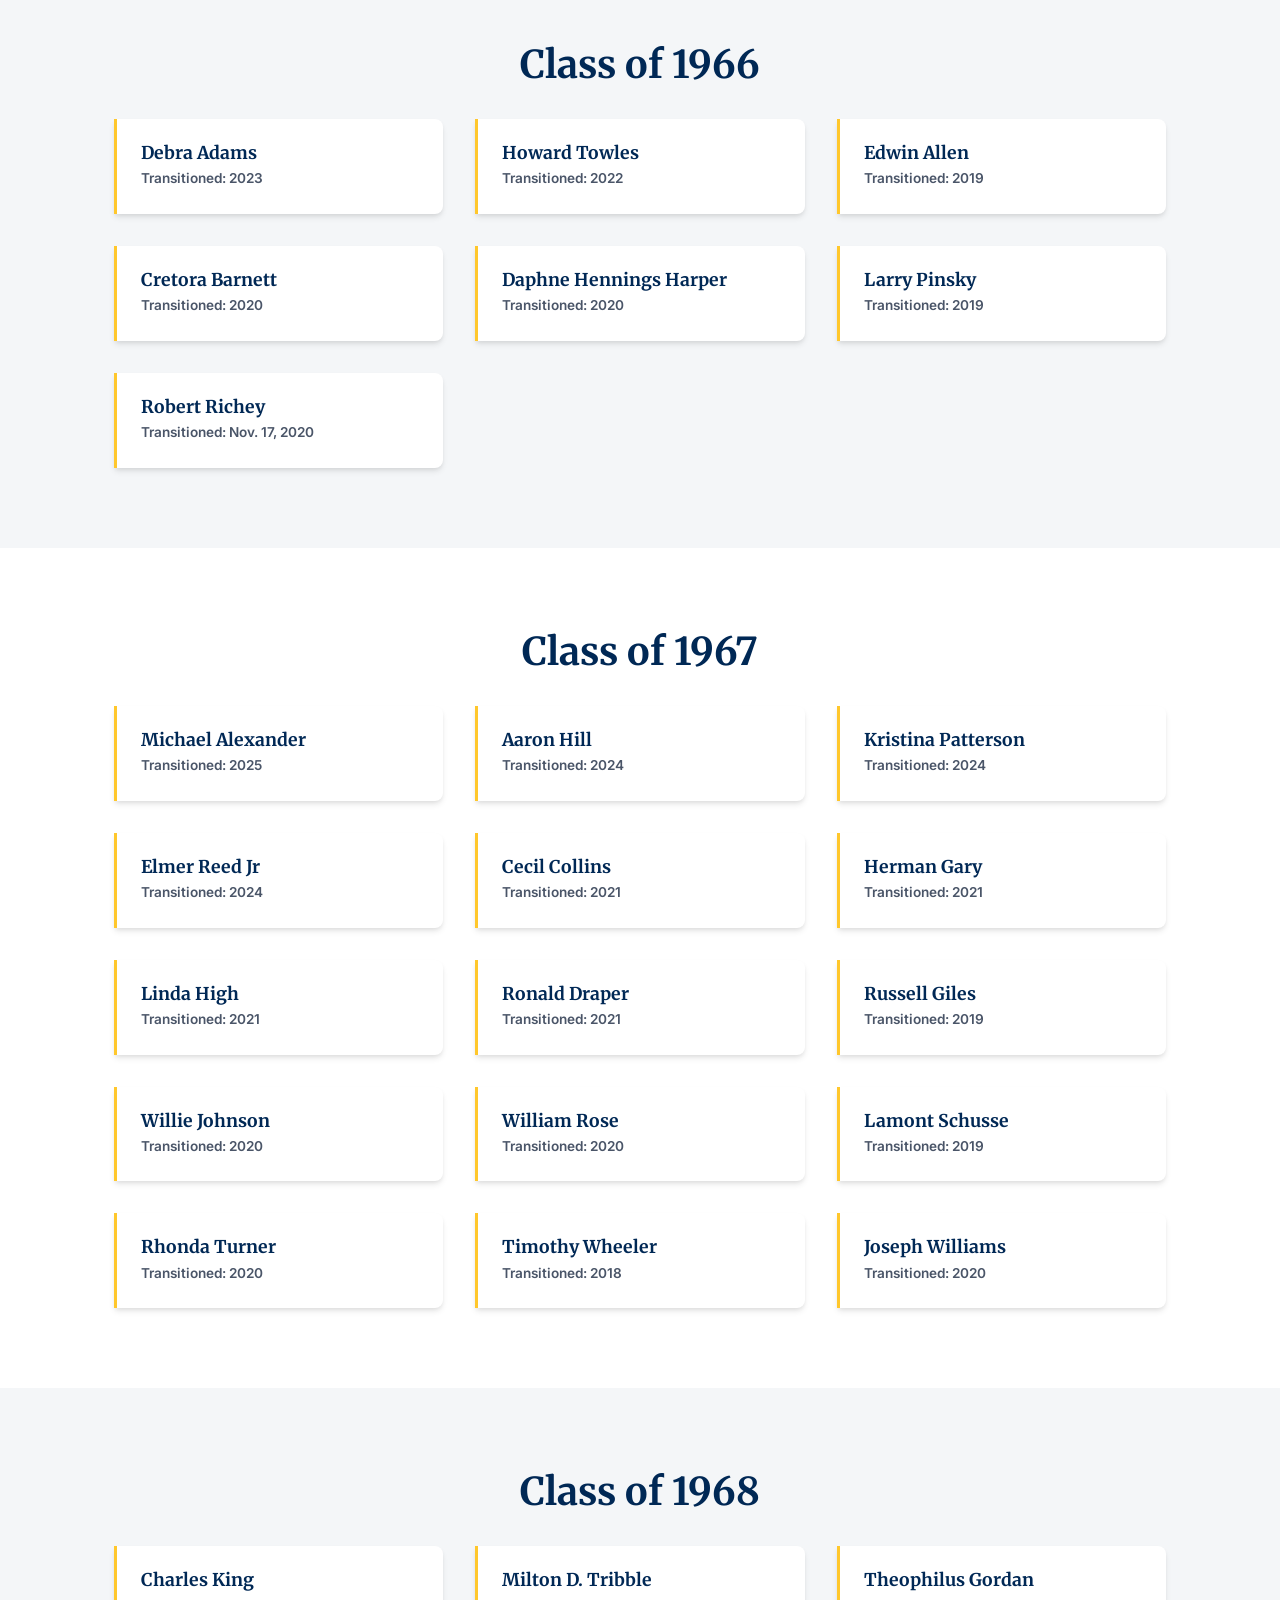
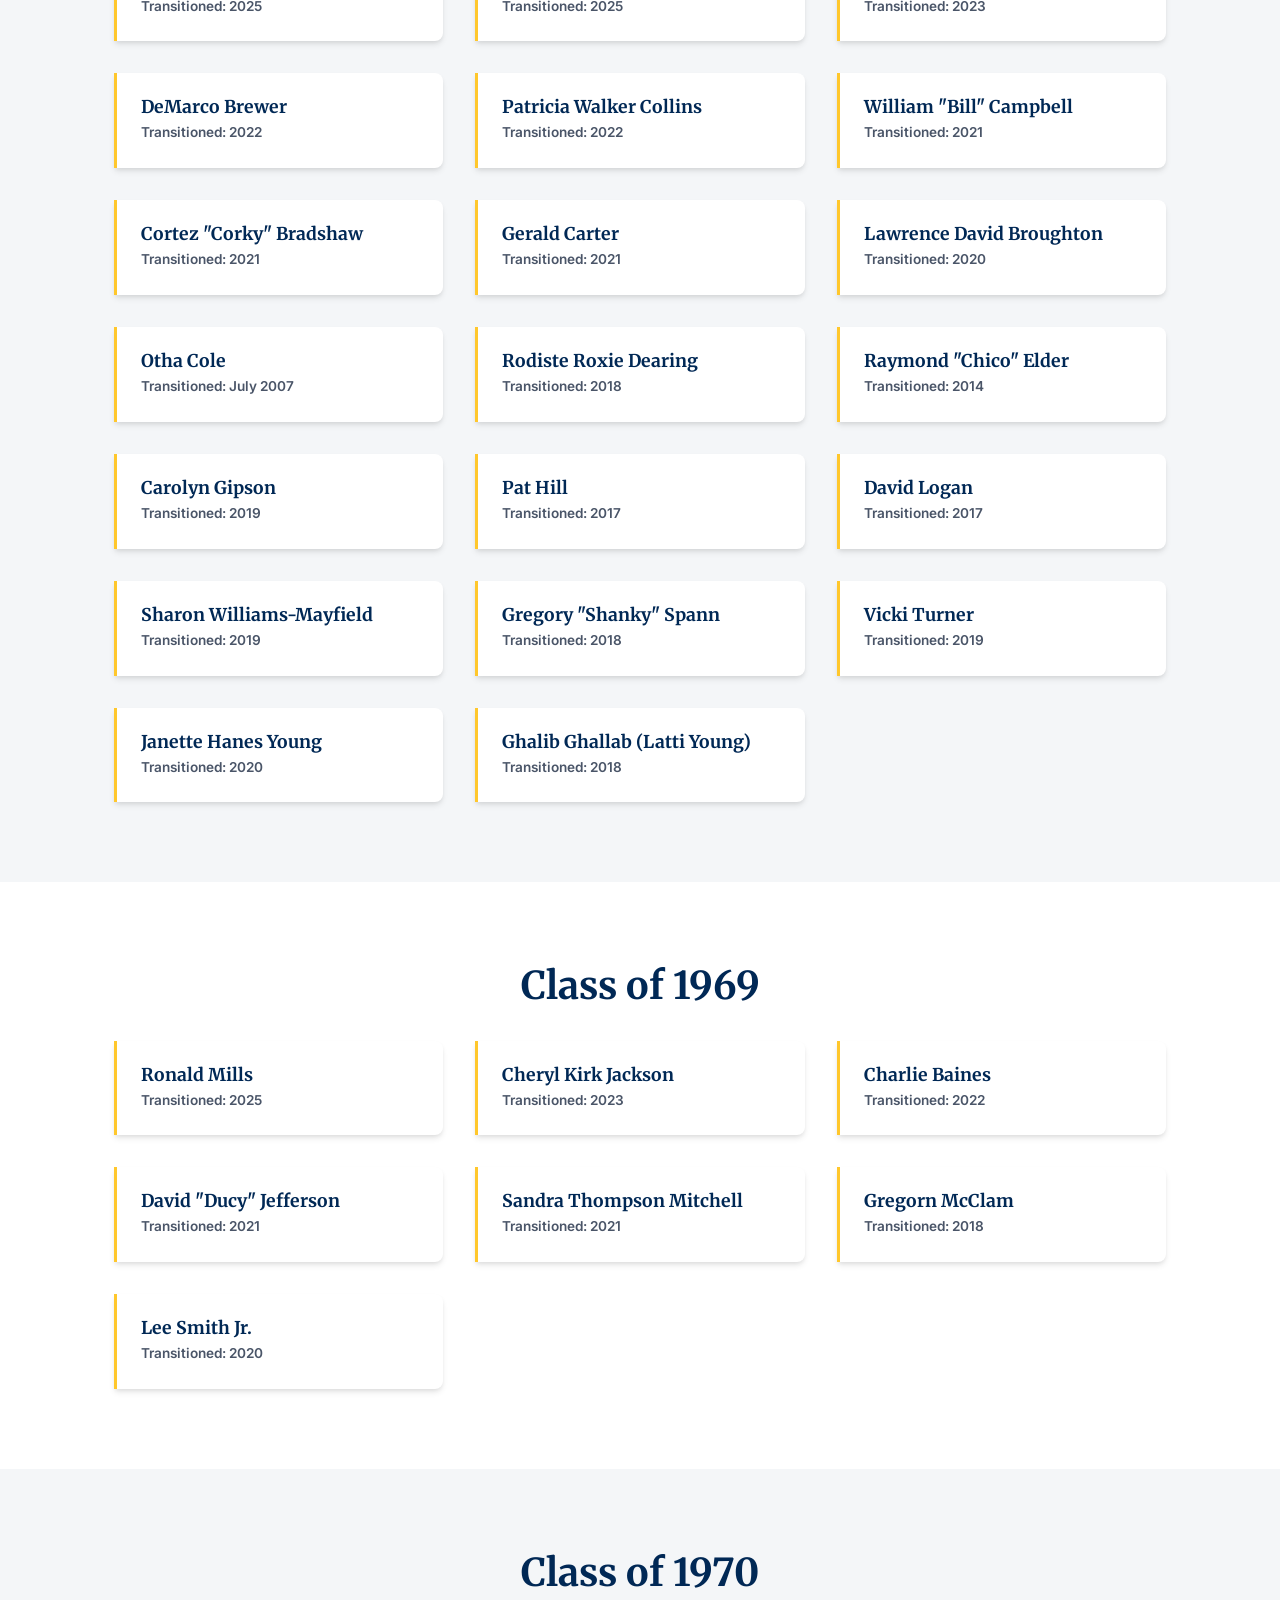
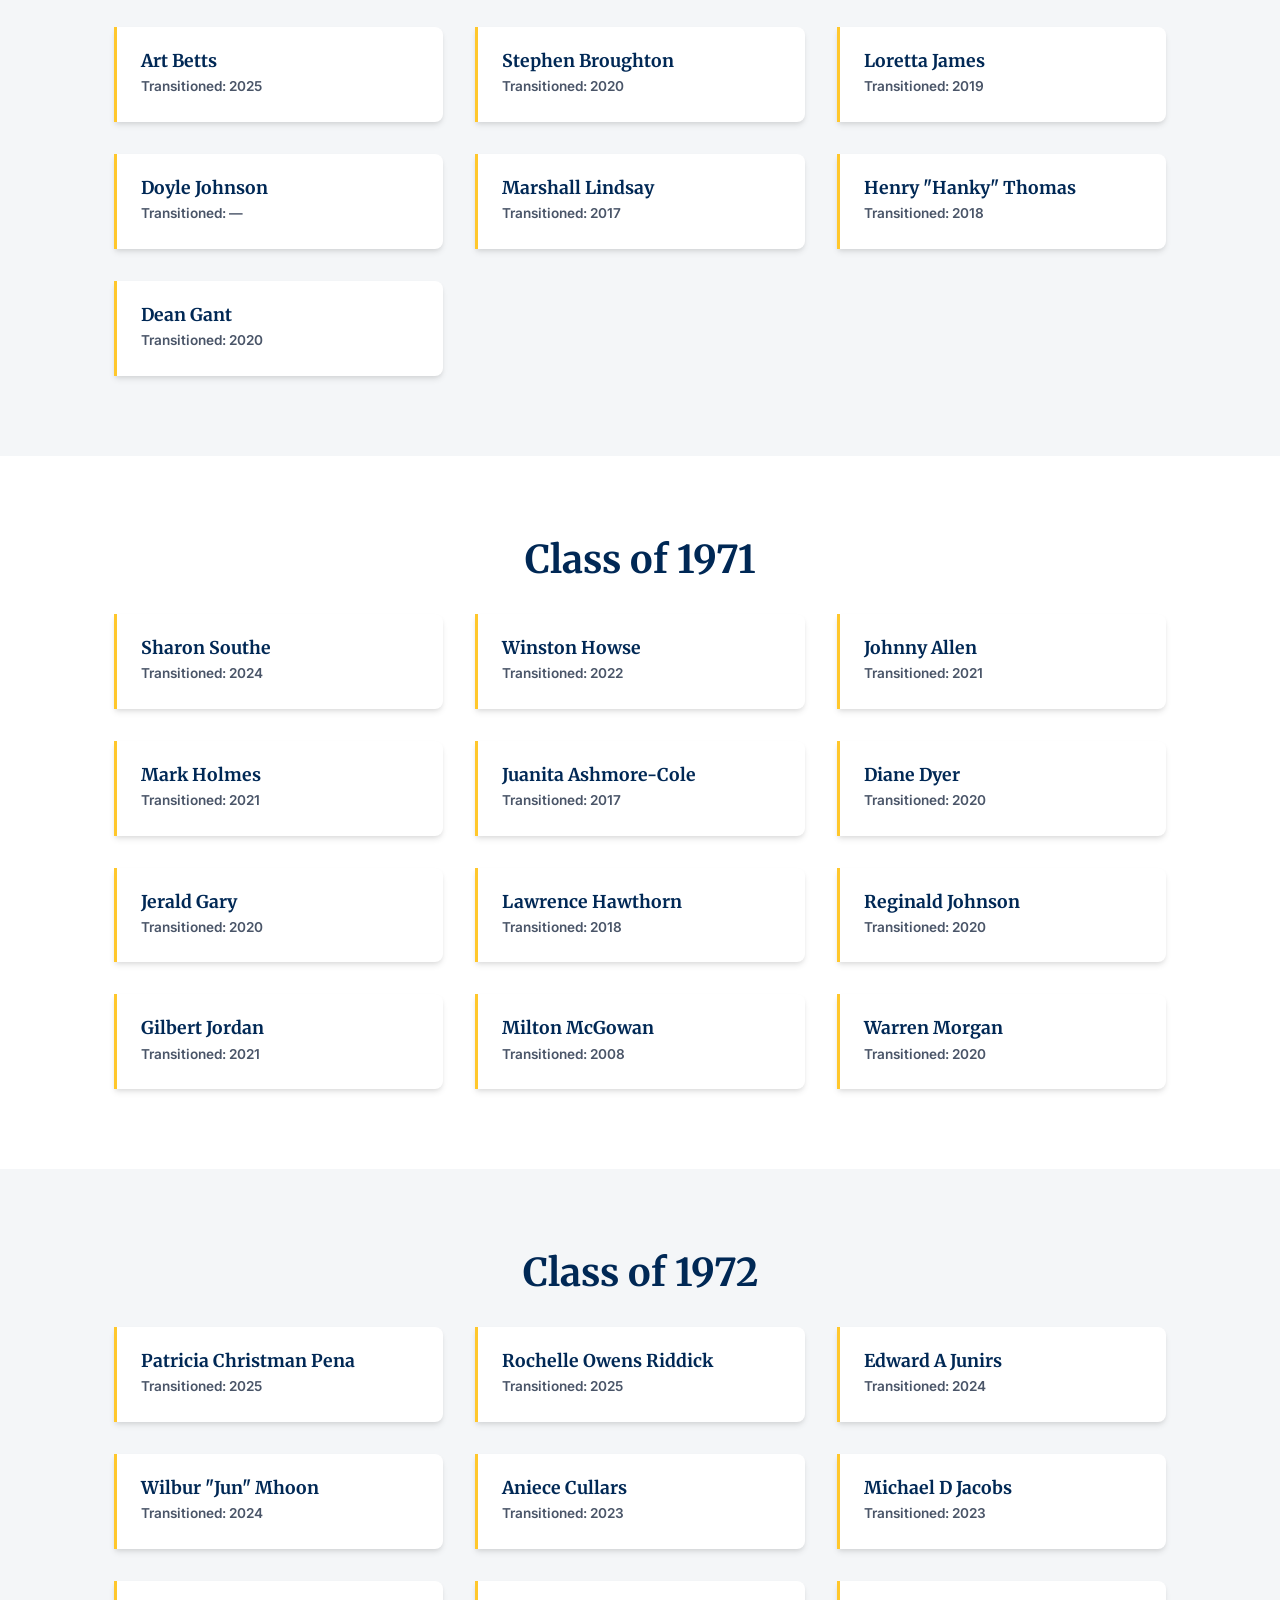
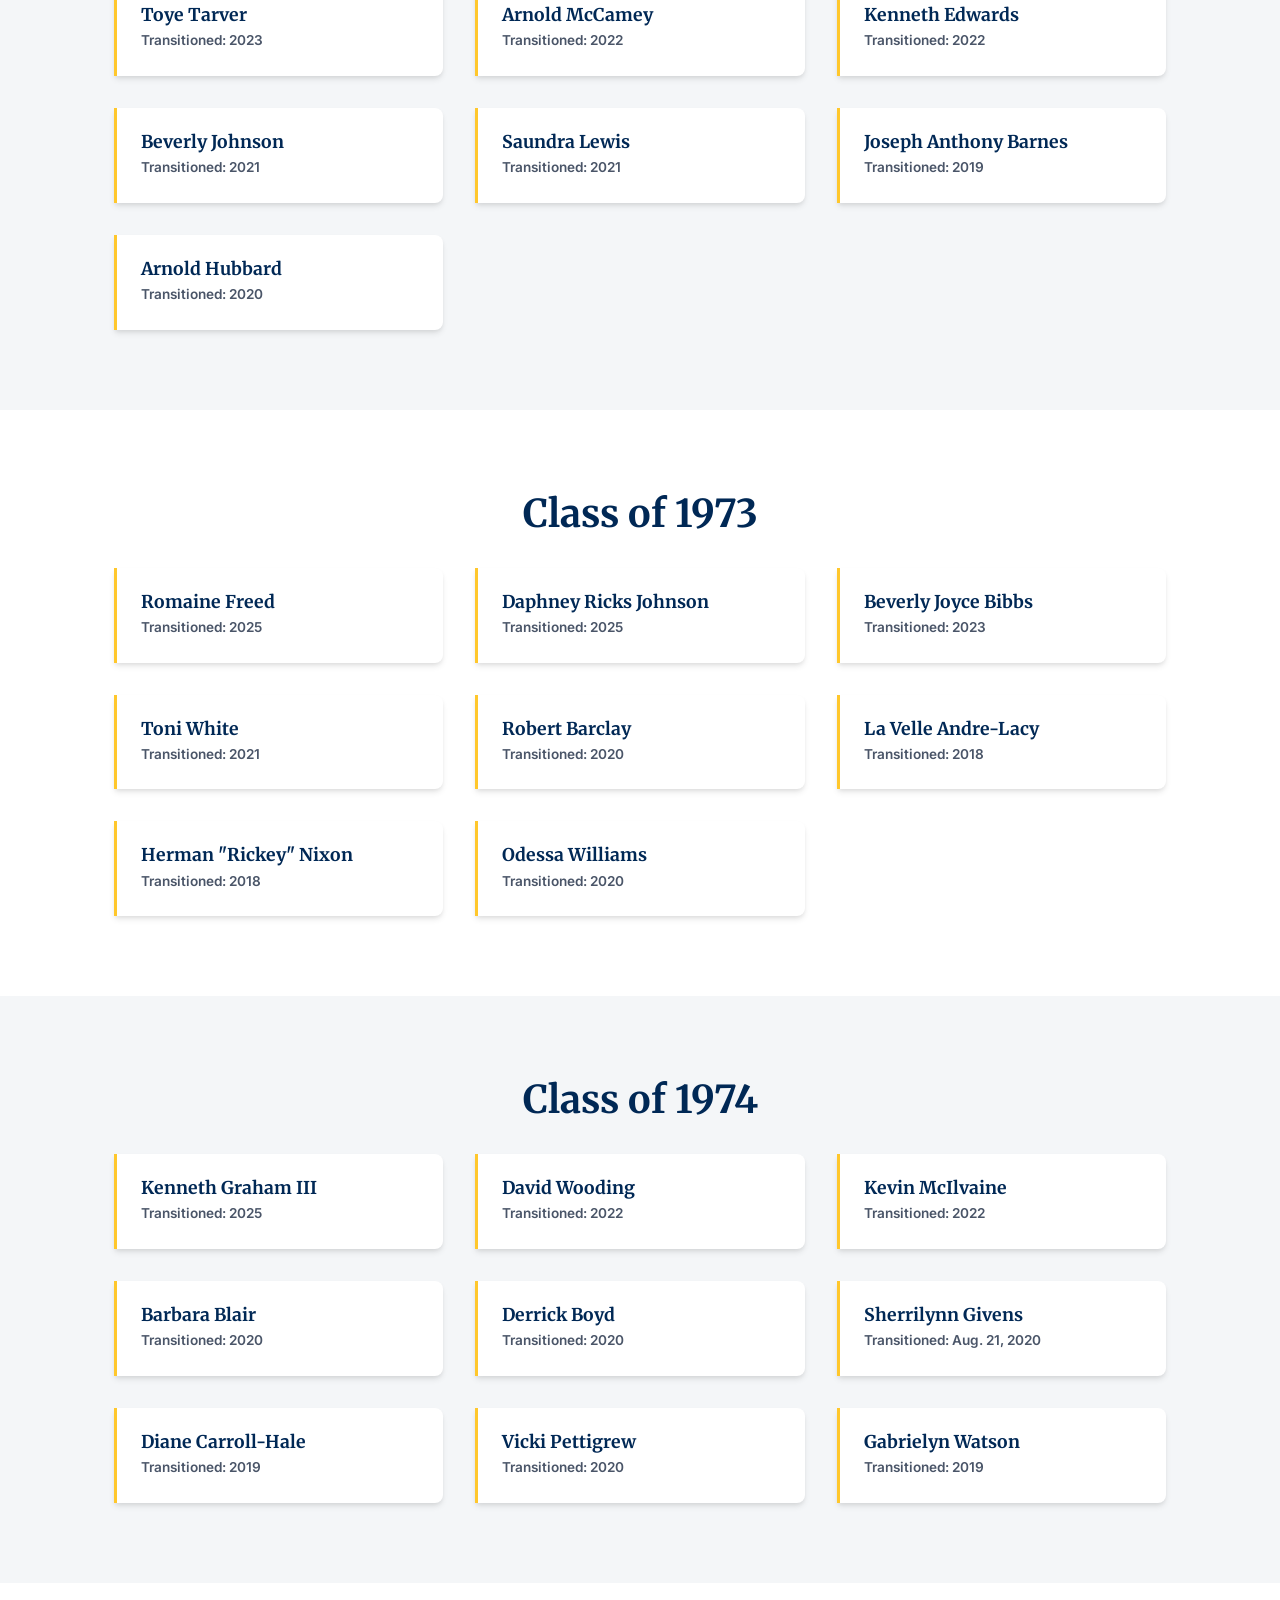
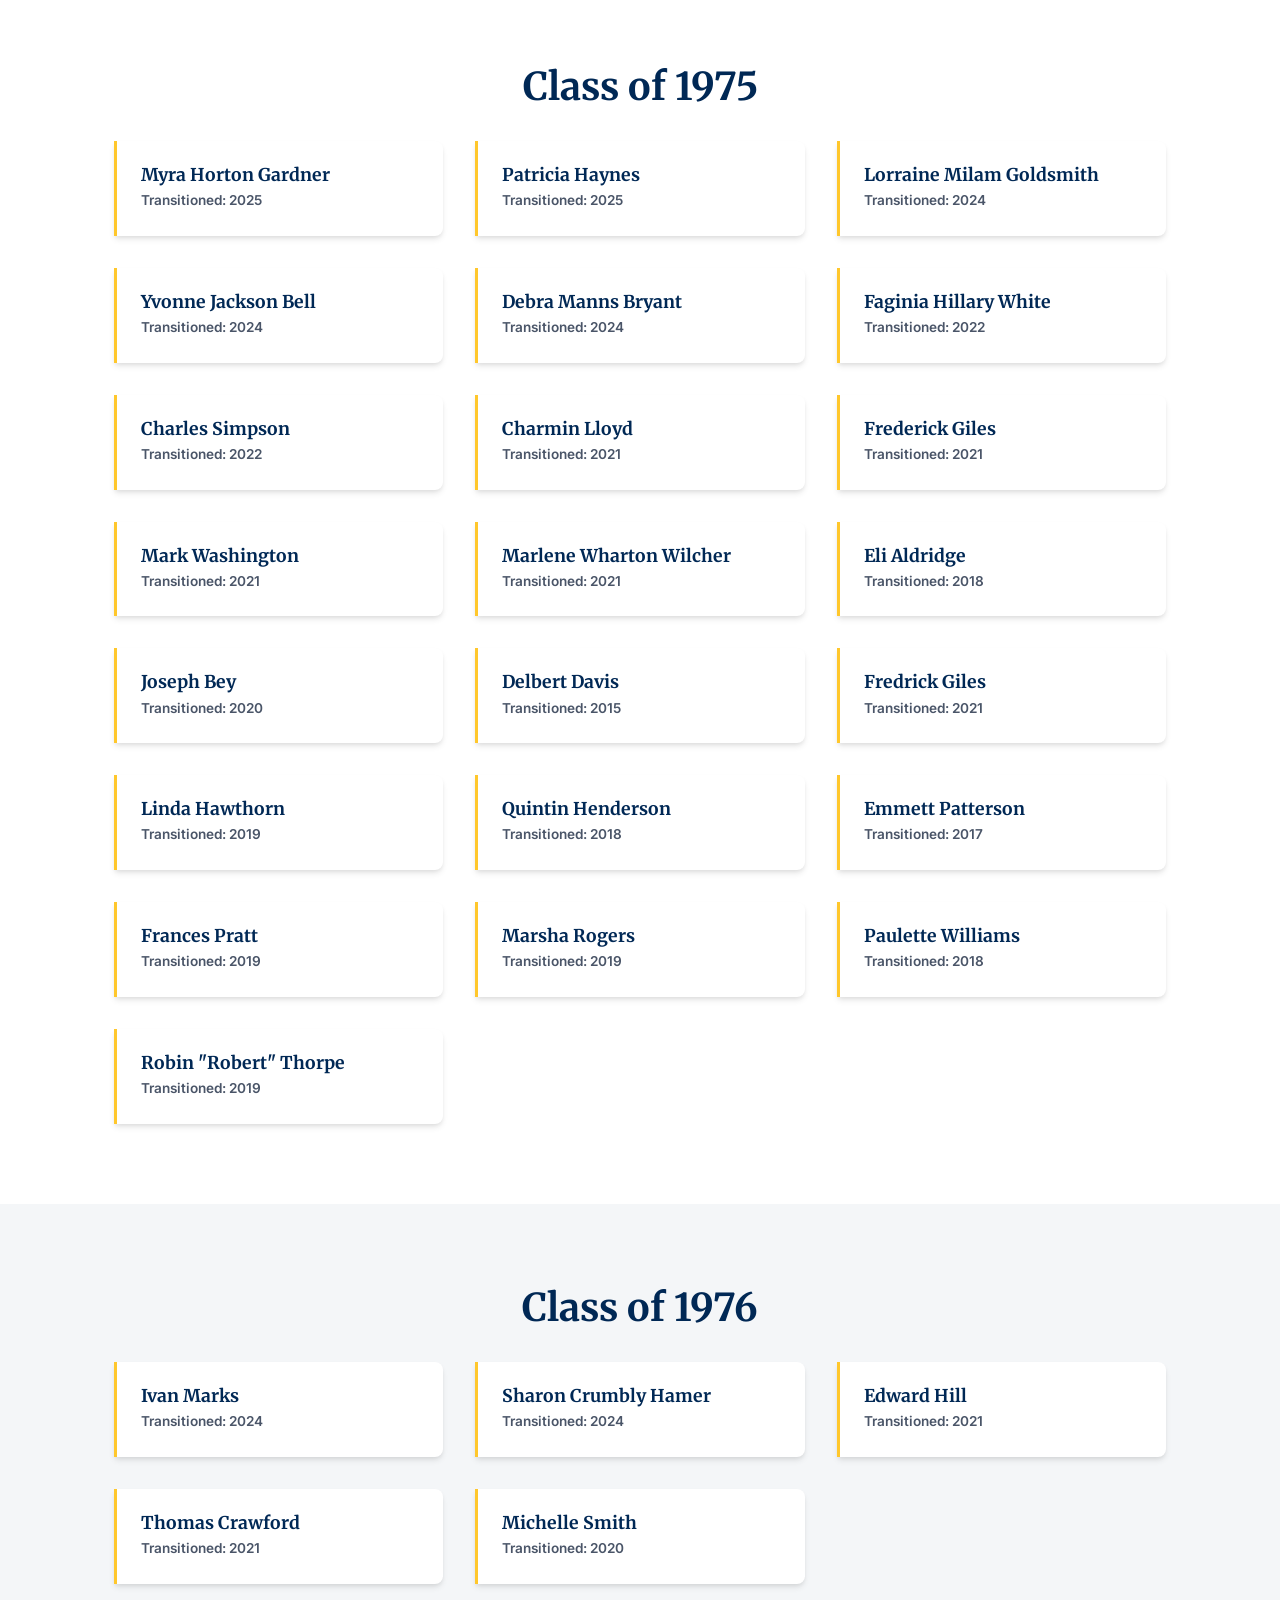
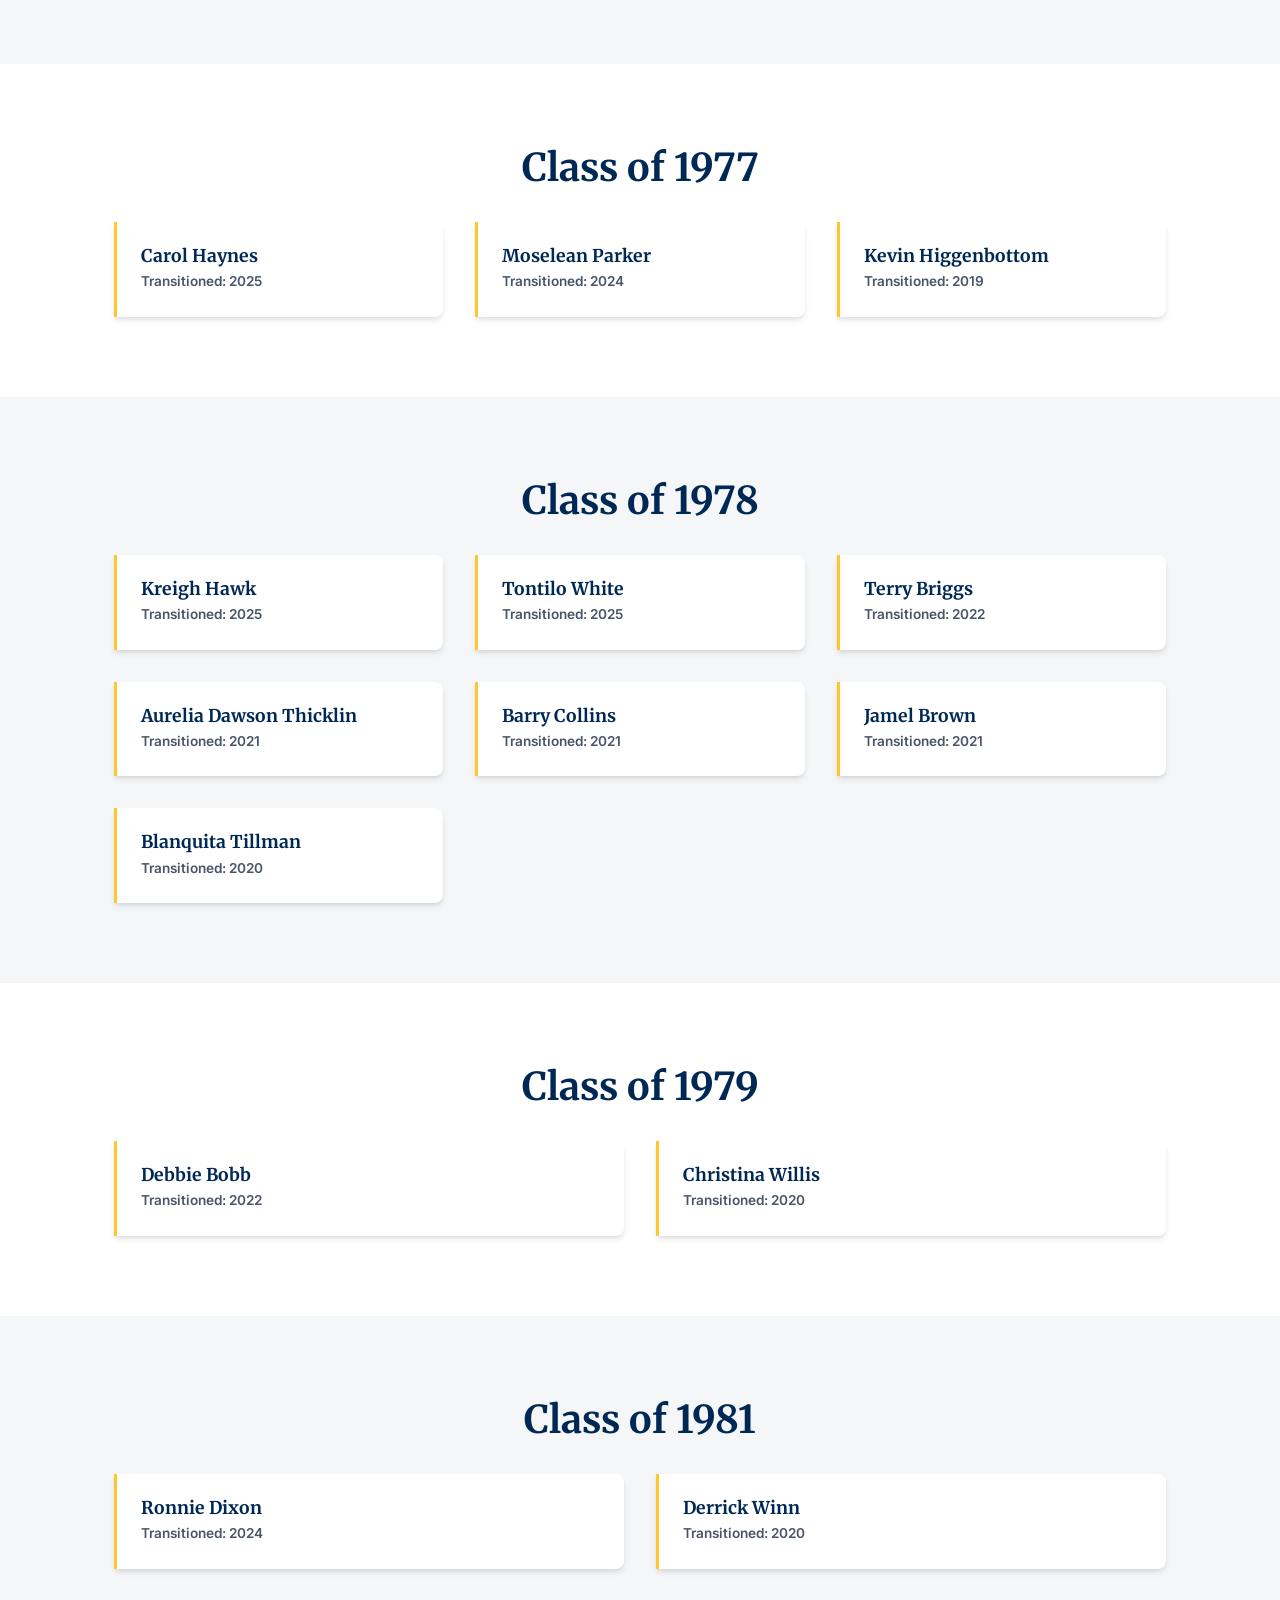
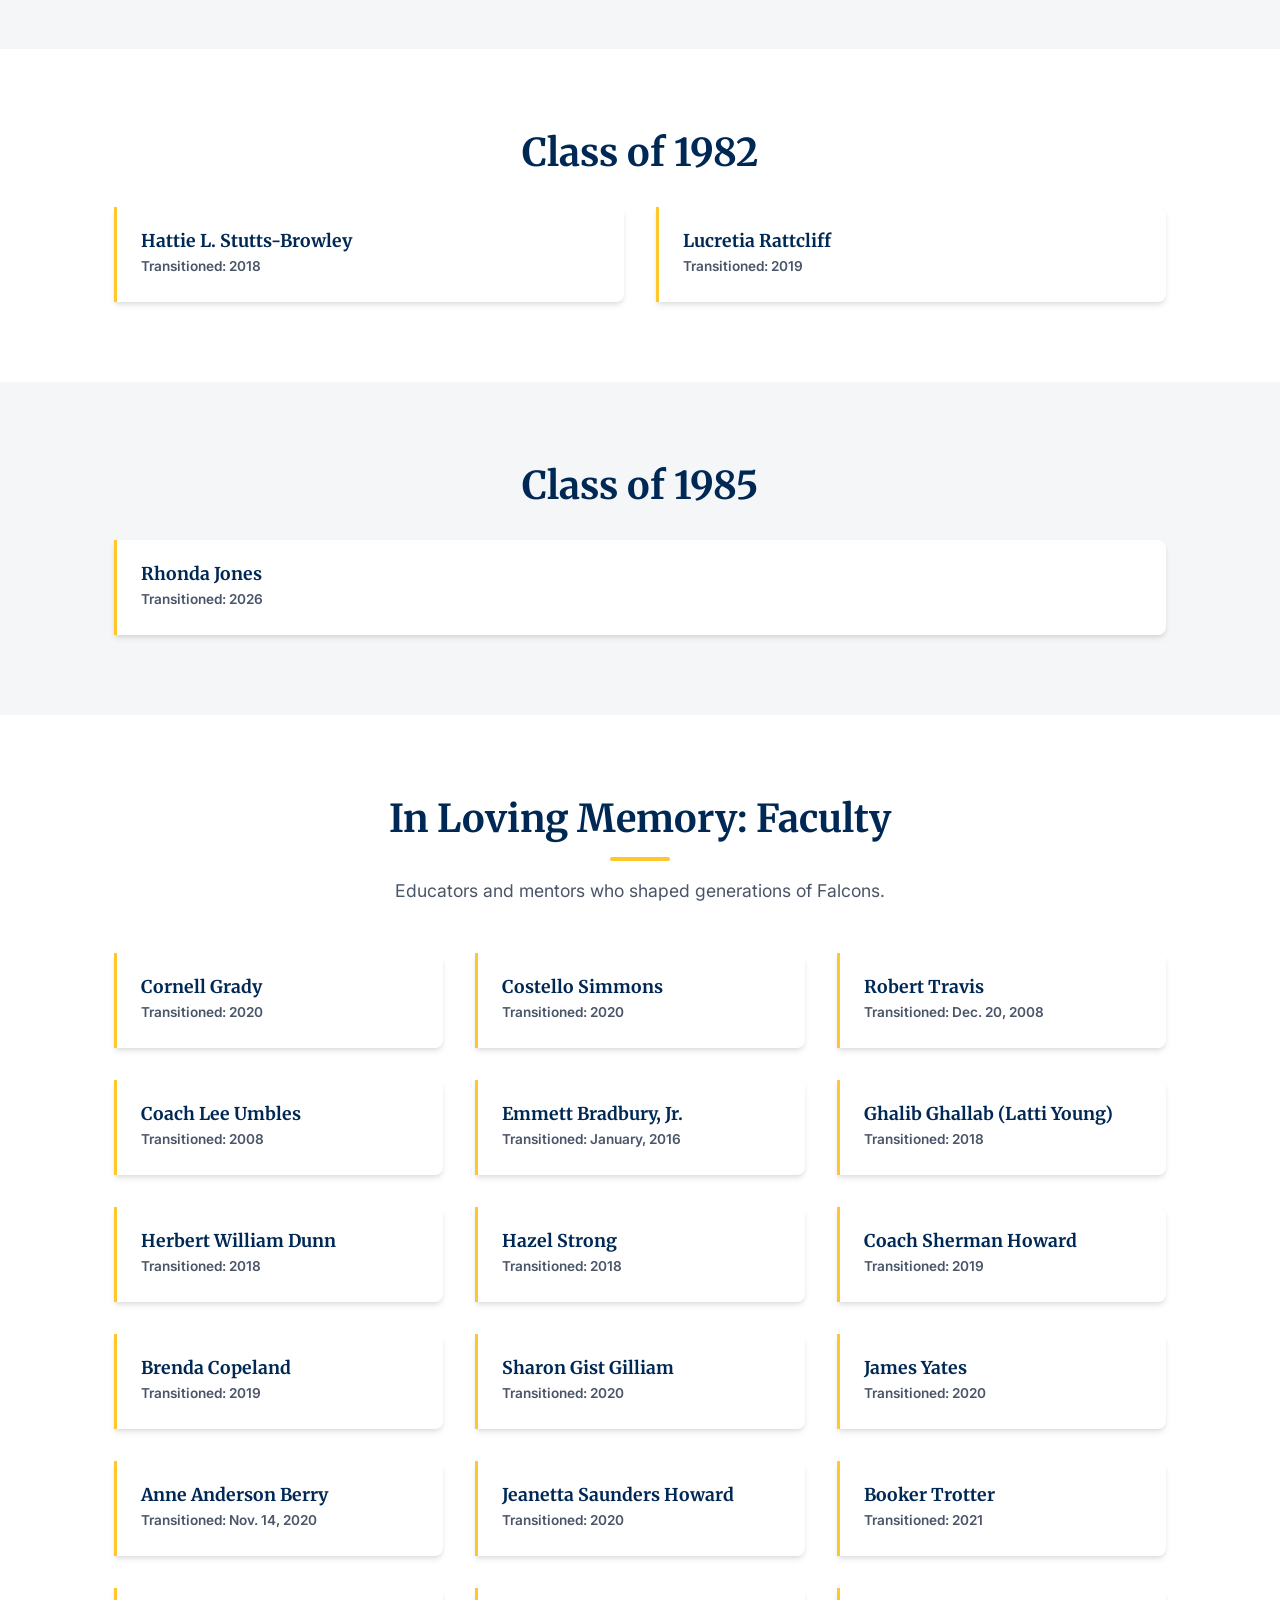
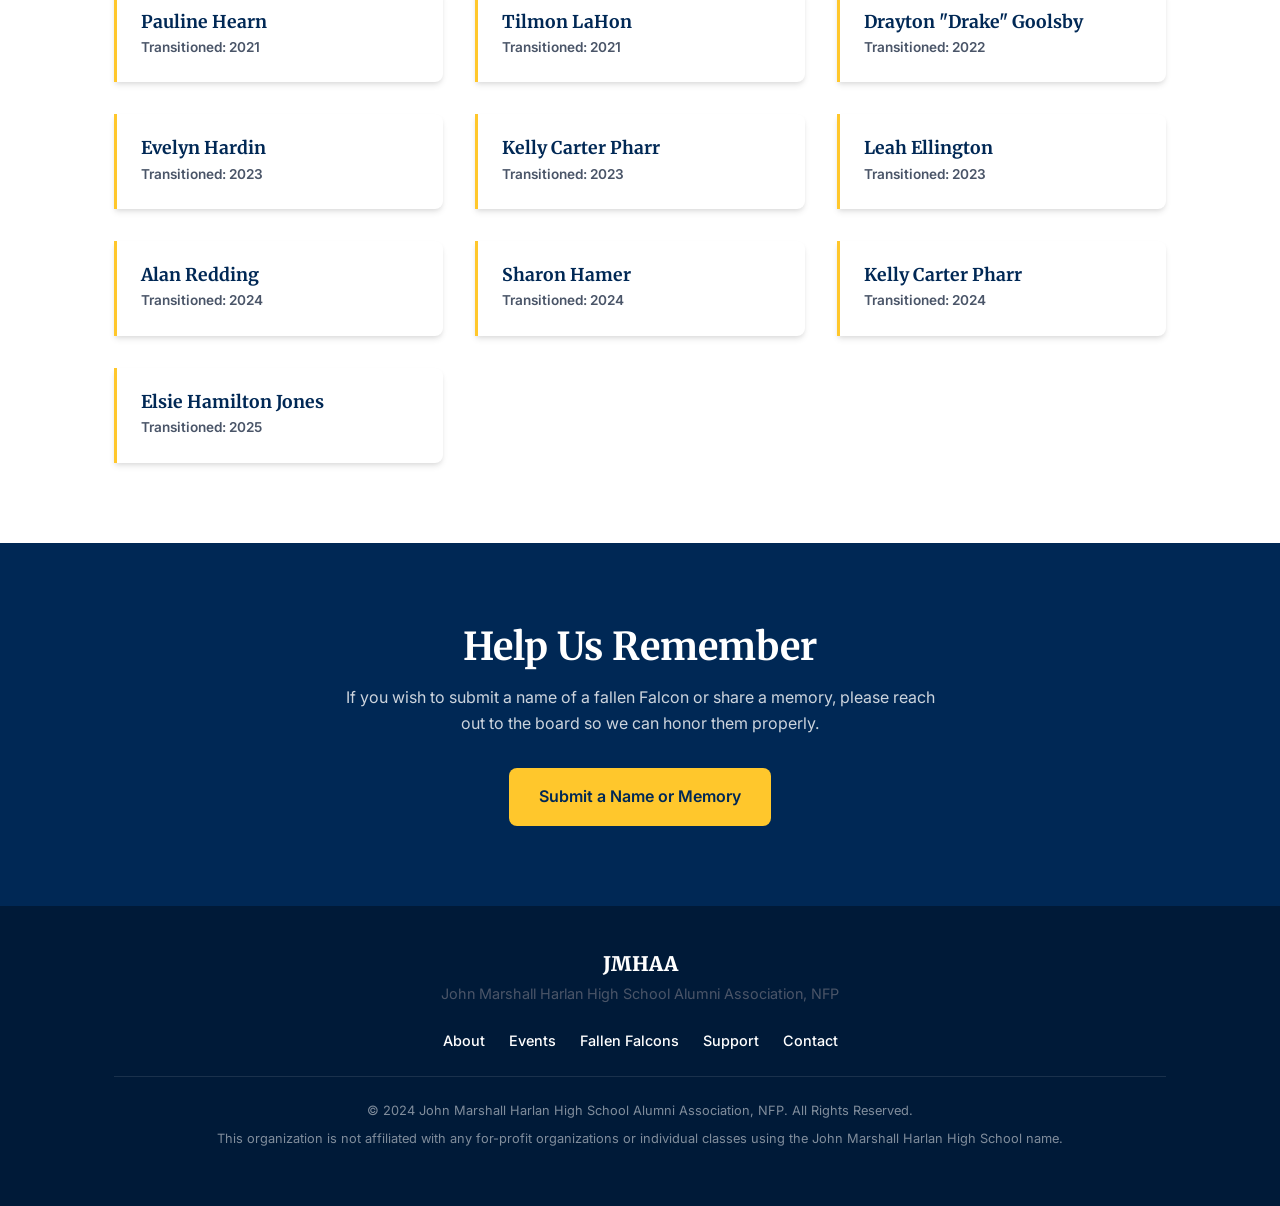
<file: fallen-falcons.html>
<!DOCTYPE html>
<html lang="en">
<head>
    <meta charset="UTF-8">
    <meta name="viewport" content="width=device-width, initial-scale=1.0">
    <meta name="description" content="Honoring and remembering the alumni and faculty of John Marshall Harlan High School who have transitioned.">
    <title>Fallen Falcons | JMHAA</title>
    <link rel="stylesheet" href="style.css">
    <link rel="preconnect" href="https://fonts.googleapis.com">
    <link rel="preconnect" href="https://fonts.gstatic.com" crossorigin>
    <link href="https://fonts.googleapis.com/css2?family=Inter:wght@400;500;600&family=Merriweather:wght@700;900&display=swap" rel="stylesheet">
</head>
<body>

    <!-- Navigation -->
    <header class="site-header">
        <div class="container header-inner">
            <a href="index.html" class="logo">
                <svg class="logo-icon" viewBox="0 0 24 24" fill="none" stroke="currentColor" stroke-width="2" stroke-linecap="round" stroke-linejoin="round"><path d="M12 2L2 7l10 5 10-5-10-5z"/><path d="M2 17l10 5 10-5"/><path d="M2 12l10 5 10-5"/></svg>
                <div class="logo-text">
                    <span class="logo-main">JMHAA</span>
                    <span class="logo-sub">Est. 2001</span>
                </div>
            </a>
            <nav class="main-nav" id="mainNav">
                <ul>
                    <li><a href="index.html">Home</a></li>
                    <li><a href="about.html">About</a></li>
                    <li><a href="events.html">Events</a></li>
                    <li><a href="fallen-falcons.html">Fallen Falcons</a></li>
                    <li><a href="support.html">Support</a></li>
                    <li><a href="contact.html" class="btn btn-primary">Contact</a></li>
                </ul>
            </nav>
            <button class="mobile-menu-toggle" id="mobileMenuToggle" aria-label="Toggle navigation">
                <span></span>
                <span></span>
                <span></span>
            </button>
        </div>
    </header>

    <main>
        <!-- Page Hero -->
        <section class="hero" style="padding: 4rem 0 6rem 0;">
            <div class="container hero-content">
                <h1>Fallen Falcons</h1>
                <p>Never forgotten. Honoring the alumni and faculty who have transitioned.</p>
            </div>
        </section>

        <!-- Memorial Intro -->
        <section class="section fade-in">
            <div class="container" style="text-align: center; max-width: 800px;">
                <p>We hold a special place in our hearts for the members of the Harlan family who are no longer with us. Their contributions to our school, our community, and our lives live on through the legacy they left behind.</p>
            </div>
        </section>

        <!-- Class of 1961 -->
        <section class="section bg-light fade-in">
            <div class="container">
                <h2 style="text-align: center; margin-bottom: 2rem;">Class of 1961</h2>
                <div class="cards-grid" style="grid-template-columns: repeat(auto-fit, minmax(280px, 1fr));">
                    <div class="board-text-card"><h3>Betty Barksdale</h3><p class="board-class">Transitioned: 2018</p></div>
                    <div class="board-text-card"><h3>Margaret Jones Simmons</h3><p class="board-class">Transitioned: 2022</p></div>
                    <div class="board-text-card"><h3>Theza Powers Powell</h3><p class="board-class">Transitioned: 2022</p></div>
                </div>
            </div>
        </section>

        <!-- Class of 1963 -->
        <section class="section fade-in">
            <div class="container">
                <h2 style="text-align: center; margin-bottom: 2rem;">Class of 1963</h2>
                <div class="cards-grid" style="grid-template-columns: repeat(auto-fit, minmax(280px, 1fr));">
                    <div class="board-text-card"><h3>Bernard Abbey</h3><p class="board-class">Transitioned: 2025</p></div>
                    <div class="board-text-card"><h3>David Anderson</h3><p class="board-class">Transitioned: 2022</p></div>
                    <div class="board-text-card"><h3>George Raby</h3><p class="board-class">Transitioned: Oct. 16, 2008</p></div>
                    <div class="board-text-card"><h3>Nate Simpson</h3><p class="board-class">Transitioned: 2020</p></div>
                </div>
            </div>
        </section>

        <!-- Class of 1964 -->
        <section class="section bg-light fade-in">
            <div class="container">
                <h2 style="text-align: center; margin-bottom: 2rem;">Class of 1964</h2>
                <div class="cards-grid" style="grid-template-columns: repeat(auto-fit, minmax(280px, 1fr));">
                    <div class="board-text-card"><h3>Francine Smith</h3><p class="board-class">Transitioned: 2025</p></div>
                    <div class="board-text-card"><h3>Jennifer Hunt</h3><p class="board-class">Transitioned: 2021</p></div>
                    <div class="board-text-card"><h3>Floyd Brady</h3><p class="board-class">Transitioned: 2007</p></div>
                    <div class="board-text-card"><h3>Diane Carter</h3><p class="board-class">Transitioned: 2020</p></div>
                    <div class="board-text-card"><h3>Linda Ruth Gay</h3><p class="board-class">Transitioned: 2019</p></div>
                    <div class="board-text-card"><h3>Collin Miller</h3><p class="board-class">Transitioned: June, 2008</p></div>
                    <div class="board-text-card"><h3>William Parrish</h3><p class="board-class">Transitioned: 2020</p></div>
                    <div class="board-text-card"><h3>Nathanial Simpson</h3><p class="board-class">Transitioned: 2020</p></div>
                    <div class="board-text-card"><h3>Le Roi Smith</h3><p class="board-class">Transitioned: 2018</p></div>
                </div>
            </div>
        </section>

        <!-- Class of 1965 -->
        <section class="section fade-in">
            <div class="container">
                <h2 style="text-align: center; margin-bottom: 2rem;">Class of 1965</h2>
                <div class="cards-grid" style="grid-template-columns: repeat(auto-fit, minmax(280px, 1fr));">
                    <div class="board-text-card"><h3>Diane Brown</h3><p class="board-class">Transitioned: 2025</p></div>
                    <div class="board-text-card"><h3>Melanie Brown Gilbert</h3><p class="board-class">Transitioned: 2025</p></div>
                    <div class="board-text-card"><h3>J. Michael Driver</h3><p class="board-class">Transitioned: 2025</p></div>
                    <div class="board-text-card"><h3>Alcarchetta Gwin</h3><p class="board-class">Transitioned: 2025</p></div>
                    <div class="board-text-card"><h3>Marie Frison Stapleton</h3><p class="board-class">Transitioned: 2025</p></div>
                    <div class="board-text-card"><h3>Anita Gill Elion</h3><p class="board-class">Transitioned: 2025</p></div>
                    <div class="board-text-card"><h3>Delores Hardy</h3><p class="board-class">Transitioned: 2025</p></div>
                    <div class="board-text-card"><h3>Milton Lewis</h3><p class="board-class">Transitioned: 2025</p></div>
                    <div class="board-text-card"><h3>Jackie McAlpin Young</h3><p class="board-class">Transitioned: 2025</p></div>
                    <div class="board-text-card"><h3>Florencia Richmond Madden</h3><p class="board-class">Transitioned: 2025</p></div>
                    <div class="board-text-card"><h3>Stanley Abernathy</h3><p class="board-class">Transitioned: 2016</p></div>
                    <div class="board-text-card"><h3>Dwight Brown</h3><p class="board-class">Transitioned: 2019</p></div>
                    <div class="board-text-card"><h3>Herbert William Dunn</h3><p class="board-class">Transitioned: 2018</p></div>
                    <div class="board-text-card"><h3>Lois Johnson</h3><p class="board-class">Transitioned: May 4, 2020</p></div>
                    <div class="board-text-card"><h3>William Jones</h3><p class="board-class">Transitioned: 2020</p></div>
                    <div class="board-text-card"><h3>Michael Lloyd</h3><p class="board-class">Transitioned: 2018</p></div>
                    <div class="board-text-card"><h3>Greg Love</h3><p class="board-class">Transitioned: 2020</p></div>
                    <div class="board-text-card"><h3>Madelyn Myrick Norton</h3><p class="board-class">Transitioned: Mar. 13, 2009</p></div>
                    <div class="board-text-card"><h3>Leon Smith, Jr</h3><p class="board-class">Transitioned: 2019</p></div>
                    <div class="board-text-card"><h3>Ruth Elder Webb</h3><p class="board-class">Transitioned: 2018</p></div>
                </div>
            </div>
        </section>

        <!-- Class of 1966 -->
        <section class="section bg-light fade-in">
            <div class="container">
                <h2 style="text-align: center; margin-bottom: 2rem;">Class of 1966</h2>
                <div class="cards-grid" style="grid-template-columns: repeat(auto-fit, minmax(280px, 1fr));">
                    <div class="board-text-card"><h3>Debra Adams</h3><p class="board-class">Transitioned: 2023</p></div>
                    <div class="board-text-card"><h3>Howard Towles</h3><p class="board-class">Transitioned: 2022</p></div>
                    <div class="board-text-card"><h3>Edwin Allen</h3><p class="board-class">Transitioned: 2019</p></div>
                    <div class="board-text-card"><h3>Cretora Barnett</h3><p class="board-class">Transitioned: 2020</p></div>
                    <div class="board-text-card"><h3>Daphne Hennings Harper</h3><p class="board-class">Transitioned: 2020</p></div>
                    <div class="board-text-card"><h3>Larry Pinsky</h3><p class="board-class">Transitioned: 2019</p></div>
                    <div class="board-text-card"><h3>Robert Richey</h3><p class="board-class">Transitioned: Nov. 17, 2020</p></div>
                </div>
            </div>
        </section>

        <!-- Class of 1967 -->
        <section class="section fade-in">
            <div class="container">
                <h2 style="text-align: center; margin-bottom: 2rem;">Class of 1967</h2>
                <div class="cards-grid" style="grid-template-columns: repeat(auto-fit, minmax(280px, 1fr));">
                    <div class="board-text-card"><h3>Michael Alexander</h3><p class="board-class">Transitioned: 2025</p></div>
                    <div class="board-text-card"><h3>Aaron Hill</h3><p class="board-class">Transitioned: 2024</p></div>
                    <div class="board-text-card"><h3>Kristina Patterson</h3><p class="board-class">Transitioned: 2024</p></div>
                    <div class="board-text-card"><h3>Elmer Reed Jr</h3><p class="board-class">Transitioned: 2024</p></div>
                    <div class="board-text-card"><h3>Cecil Collins</h3><p class="board-class">Transitioned: 2021</p></div>
                    <div class="board-text-card"><h3>Herman Gary</h3><p class="board-class">Transitioned: 2021</p></div>
                    <div class="board-text-card"><h3>Linda High</h3><p class="board-class">Transitioned: 2021</p></div>
                    <div class="board-text-card"><h3>Ronald Draper</h3><p class="board-class">Transitioned: 2021</p></div>
                    <div class="board-text-card"><h3>Russell Giles</h3><p class="board-class">Transitioned: 2019</p></div>
                    <div class="board-text-card"><h3>Willie Johnson</h3><p class="board-class">Transitioned: 2020</p></div>
                    <div class="board-text-card"><h3>William Rose</h3><p class="board-class">Transitioned: 2020</p></div>
                    <div class="board-text-card"><h3>Lamont Schusse</h3><p class="board-class">Transitioned: 2019</p></div>
                    <div class="board-text-card"><h3>Rhonda Turner</h3><p class="board-class">Transitioned: 2020</p></div>
                    <div class="board-text-card"><h3>Timothy Wheeler</h3><p class="board-class">Transitioned: 2018</p></div>
                    <div class="board-text-card"><h3>Joseph Williams</h3><p class="board-class">Transitioned: 2020</p></div>
                </div>
            </div>
        </section>

        <!-- Class of 1968 -->
        <section class="section bg-light fade-in">
            <div class="container">
                <h2 style="text-align: center; margin-bottom: 2rem;">Class of 1968</h2>
                <div class="cards-grid" style="grid-template-columns: repeat(auto-fit, minmax(280px, 1fr));">
                    <div class="board-text-card"><h3>Charles King</h3><p class="board-class">Transitioned: 2025</p></div>
                    <div class="board-text-card"><h3>Milton D. Tribble</h3><p class="board-class">Transitioned: 2025</p></div>
                    <div class="board-text-card"><h3>Theophilus Gordan</h3><p class="board-class">Transitioned: 2023</p></div>
                    <div class="board-text-card"><h3>DeMarco Brewer</h3><p class="board-class">Transitioned: 2022</p></div>
                    <div class="board-text-card"><h3>Patricia Walker Collins</h3><p class="board-class">Transitioned: 2022</p></div>
                    <div class="board-text-card"><h3>William "Bill" Campbell</h3><p class="board-class">Transitioned: 2021</p></div>
                    <div class="board-text-card"><h3>Cortez "Corky" Bradshaw</h3><p class="board-class">Transitioned: 2021</p></div>
                    <div class="board-text-card"><h3>Gerald Carter</h3><p class="board-class">Transitioned: 2021</p></div>
                    <div class="board-text-card"><h3>Lawrence David Broughton</h3><p class="board-class">Transitioned: 2020</p></div>
                    <div class="board-text-card"><h3>Otha Cole</h3><p class="board-class">Transitioned: July 2007</p></div>
                    <div class="board-text-card"><h3>Rodiste Roxie Dearing</h3><p class="board-class">Transitioned: 2018</p></div>
                    <div class="board-text-card"><h3>Raymond "Chico" Elder</h3><p class="board-class">Transitioned: 2014</p></div>
                    <div class="board-text-card"><h3>Carolyn Gipson</h3><p class="board-class">Transitioned: 2019</p></div>
                    <div class="board-text-card"><h3>Pat Hill</h3><p class="board-class">Transitioned: 2017</p></div>
                    <div class="board-text-card"><h3>David Logan</h3><p class="board-class">Transitioned: 2017</p></div>
                    <div class="board-text-card"><h3>Sharon Williams-Mayfield</h3><p class="board-class">Transitioned: 2019</p></div>
                    <div class="board-text-card"><h3>Gregory "Shanky" Spann</h3><p class="board-class">Transitioned: 2018</p></div>
                    <div class="board-text-card"><h3>Vicki Turner</h3><p class="board-class">Transitioned: 2019</p></div>
                    <div class="board-text-card"><h3>Janette Hanes Young</h3><p class="board-class">Transitioned: 2020</p></div>
                    <div class="board-text-card"><h3>Ghalib Ghallab (Latti Young)</h3><p class="board-class">Transitioned: 2018</p></div>
                </div>
            </div>
        </section>

        <!-- Class of 1969 -->
        <section class="section fade-in">
            <div class="container">
                <h2 style="text-align: center; margin-bottom: 2rem;">Class of 1969</h2>
                <div class="cards-grid" style="grid-template-columns: repeat(auto-fit, minmax(280px, 1fr));">
                    <div class="board-text-card"><h3>Ronald Mills</h3><p class="board-class">Transitioned: 2025</p></div>
                    <div class="board-text-card"><h3>Cheryl Kirk Jackson</h3><p class="board-class">Transitioned: 2023</p></div>
                    <div class="board-text-card"><h3>Charlie Baines</h3><p class="board-class">Transitioned: 2022</p></div>
                    <div class="board-text-card"><h3>David "Ducy" Jefferson</h3><p class="board-class">Transitioned: 2021</p></div>
                    <div class="board-text-card"><h3>Sandra Thompson Mitchell</h3><p class="board-class">Transitioned: 2021</p></div>
                    <div class="board-text-card"><h3>Gregorn McClam</h3><p class="board-class">Transitioned: 2018</p></div>
                    <div class="board-text-card"><h3>Lee Smith Jr.</h3><p class="board-class">Transitioned: 2020</p></div>
                </div>
            </div>
        </section>

        <!-- Class of 1970 -->
        <section class="section bg-light fade-in">
            <div class="container">
                <h2 style="text-align: center; margin-bottom: 2rem;">Class of 1970</h2>
                <div class="cards-grid" style="grid-template-columns: repeat(auto-fit, minmax(280px, 1fr));">
                    <div class="board-text-card"><h3>Art Betts</h3><p class="board-class">Transitioned: 2025</p></div>
                    <div class="board-text-card"><h3>Stephen Broughton</h3><p class="board-class">Transitioned: 2020</p></div>
                    <div class="board-text-card"><h3>Loretta James</h3><p class="board-class">Transitioned: 2019</p></div>
                    <div class="board-text-card"><h3>Doyle Johnson</h3><p class="board-class">Transitioned: —</p></div>
                    <div class="board-text-card"><h3>Marshall Lindsay</h3><p class="board-class">Transitioned: 2017</p></div>
                    <div class="board-text-card"><h3>Henry "Hanky" Thomas</h3><p class="board-class">Transitioned: 2018</p></div>
                    <div class="board-text-card"><h3>Dean Gant</h3><p class="board-class">Transitioned: 2020</p></div>
                </div>
            </div>
        </section>

        <!-- Class of 1971 -->
        <section class="section fade-in">
            <div class="container">
                <h2 style="text-align: center; margin-bottom: 2rem;">Class of 1971</h2>
                <div class="cards-grid" style="grid-template-columns: repeat(auto-fit, minmax(280px, 1fr));">
                    <div class="board-text-card"><h3>Sharon Southe</h3><p class="board-class">Transitioned: 2024</p></div>
                    <div class="board-text-card"><h3>Winston Howse</h3><p class="board-class">Transitioned: 2022</p></div>
                    <div class="board-text-card"><h3>Johnny Allen</h3><p class="board-class">Transitioned: 2021</p></div>
                    <div class="board-text-card"><h3>Mark Holmes</h3><p class="board-class">Transitioned: 2021</p></div>
                    <div class="board-text-card"><h3>Juanita Ashmore-Cole</h3><p class="board-class">Transitioned: 2017</p></div>
                    <div class="board-text-card"><h3>Diane Dyer</h3><p class="board-class">Transitioned: 2020</p></div>
                    <div class="board-text-card"><h3>Jerald Gary</h3><p class="board-class">Transitioned: 2020</p></div>
                    <div class="board-text-card"><h3>Lawrence Hawthorn</h3><p class="board-class">Transitioned: 2018</p></div>
                    <div class="board-text-card"><h3>Reginald Johnson</h3><p class="board-class">Transitioned: 2020</p></div>
                    <div class="board-text-card"><h3>Gilbert Jordan</h3><p class="board-class">Transitioned: 2021</p></div>
                    <div class="board-text-card"><h3>Milton McGowan</h3><p class="board-class">Transitioned: 2008</p></div>
                    <div class="board-text-card"><h3>Warren Morgan</h3><p class="board-class">Transitioned: 2020</p></div>
                </div>
            </div>
        </section>

        <!-- Class of 1972 -->
        <section class="section bg-light fade-in">
            <div class="container">
                <h2 style="text-align: center; margin-bottom: 2rem;">Class of 1972</h2>
                <div class="cards-grid" style="grid-template-columns: repeat(auto-fit, minmax(280px, 1fr));">
                    <div class="board-text-card"><h3>Patricia Christman Pena</h3><p class="board-class">Transitioned: 2025</p></div>
                    <div class="board-text-card"><h3>Rochelle Owens Riddick</h3><p class="board-class">Transitioned: 2025</p></div>
                    <div class="board-text-card"><h3>Edward A Junirs</h3><p class="board-class">Transitioned: 2024</p></div>
                    <div class="board-text-card"><h3>Wilbur "Jun" Mhoon</h3><p class="board-class">Transitioned: 2024</p></div>
                    <div class="board-text-card"><h3>Aniece Cullars</h3><p class="board-class">Transitioned: 2023</p></div>
                    <div class="board-text-card"><h3>Michael D Jacobs</h3><p class="board-class">Transitioned: 2023</p></div>
                    <div class="board-text-card"><h3>Toye Tarver</h3><p class="board-class">Transitioned: 2023</p></div>
                    <div class="board-text-card"><h3>Arnold McCamey</h3><p class="board-class">Transitioned: 2022</p></div>
                    <div class="board-text-card"><h3>Kenneth Edwards</h3><p class="board-class">Transitioned: 2022</p></div>
                    <div class="board-text-card"><h3>Beverly Johnson</h3><p class="board-class">Transitioned: 2021</p></div>
                    <div class="board-text-card"><h3>Saundra Lewis</h3><p class="board-class">Transitioned: 2021</p></div>
                    <div class="board-text-card"><h3>Joseph Anthony Barnes</h3><p class="board-class">Transitioned: 2019</p></div>
                    <div class="board-text-card"><h3>Arnold Hubbard</h3><p class="board-class">Transitioned: 2020</p></div>
                </div>
            </div>
        </section>

        <!-- Class of 1973 -->
        <section class="section fade-in">
            <div class="container">
                <h2 style="text-align: center; margin-bottom: 2rem;">Class of 1973</h2>
                <div class="cards-grid" style="grid-template-columns: repeat(auto-fit, minmax(280px, 1fr));">
                    <div class="board-text-card"><h3>Romaine Freed</h3><p class="board-class">Transitioned: 2025</p></div>
                    <div class="board-text-card"><h3>Daphney Ricks Johnson</h3><p class="board-class">Transitioned: 2025</p></div>
                    <div class="board-text-card"><h3>Beverly Joyce Bibbs</h3><p class="board-class">Transitioned: 2023</p></div>
                    <div class="board-text-card"><h3>Toni White</h3><p class="board-class">Transitioned: 2021</p></div>
                    <div class="board-text-card"><h3>Robert Barclay</h3><p class="board-class">Transitioned: 2020</p></div>
                    <div class="board-text-card"><h3>La Velle Andre-Lacy</h3><p class="board-class">Transitioned: 2018</p></div>
                    <div class="board-text-card"><h3>Herman "Rickey" Nixon</h3><p class="board-class">Transitioned: 2018</p></div>
                    <div class="board-text-card"><h3>Odessa Williams</h3><p class="board-class">Transitioned: 2020</p></div>
                </div>
            </div>
        </section>

        <!-- Class of 1974 -->
        <section class="section bg-light fade-in">
            <div class="container">
                <h2 style="text-align: center; margin-bottom: 2rem;">Class of 1974</h2>
                <div class="cards-grid" style="grid-template-columns: repeat(auto-fit, minmax(280px, 1fr));">
                    <div class="board-text-card"><h3>Kenneth Graham III</h3><p class="board-class">Transitioned: 2025</p></div>
                    <div class="board-text-card"><h3>David Wooding</h3><p class="board-class">Transitioned: 2022</p></div>
                    <div class="board-text-card"><h3>Kevin McIlvaine</h3><p class="board-class">Transitioned: 2022</p></div>
                    <div class="board-text-card"><h3>Barbara Blair</h3><p class="board-class">Transitioned: 2020</p></div>
                    <div class="board-text-card"><h3>Derrick Boyd</h3><p class="board-class">Transitioned: 2020</p></div>
                    <div class="board-text-card"><h3>Sherrilynn Givens</h3><p class="board-class">Transitioned: Aug. 21, 2020</p></div>
                    <div class="board-text-card"><h3>Diane Carroll-Hale</h3><p class="board-class">Transitioned: 2019</p></div>
                    <div class="board-text-card"><h3>Vicki Pettigrew</h3><p class="board-class">Transitioned: 2020</p></div>
                    <div class="board-text-card"><h3>Gabrielyn Watson</h3><p class="board-class">Transitioned: 2019</p></div>
                </div>
            </div>
        </section>

        <!-- Class of 1975 -->
        <section class="section fade-in">
            <div class="container">
                <h2 style="text-align: center; margin-bottom: 2rem;">Class of 1975</h2>
                <div class="cards-grid" style="grid-template-columns: repeat(auto-fit, minmax(280px, 1fr));">
                    <div class="board-text-card"><h3>Myra Horton Gardner</h3><p class="board-class">Transitioned: 2025</p></div>
                    <div class="board-text-card"><h3>Patricia Haynes</h3><p class="board-class">Transitioned: 2025</p></div>
                    <div class="board-text-card"><h3>Lorraine Milam Goldsmith</h3><p class="board-class">Transitioned: 2024</p></div>
                    <div class="board-text-card"><h3>Yvonne Jackson Bell</h3><p class="board-class">Transitioned: 2024</p></div>
                    <div class="board-text-card"><h3>Debra Manns Bryant</h3><p class="board-class">Transitioned: 2024</p></div>
                    <div class="board-text-card"><h3>Faginia Hillary White</h3><p class="board-class">Transitioned: 2022</p></div>
                    <div class="board-text-card"><h3>Charles Simpson</h3><p class="board-class">Transitioned: 2022</p></div>
                    <div class="board-text-card"><h3>Charmin Lloyd</h3><p class="board-class">Transitioned: 2021</p></div>
                    <div class="board-text-card"><h3>Frederick Giles</h3><p class="board-class">Transitioned: 2021</p></div>
                    <div class="board-text-card"><h3>Mark Washington</h3><p class="board-class">Transitioned: 2021</p></div>
                    <div class="board-text-card"><h3>Marlene Wharton Wilcher</h3><p class="board-class">Transitioned: 2021</p></div>
                    <div class="board-text-card"><h3>Eli Aldridge</h3><p class="board-class">Transitioned: 2018</p></div>
                    <div class="board-text-card"><h3>Joseph Bey</h3><p class="board-class">Transitioned: 2020</p></div>
                    <div class="board-text-card"><h3>Delbert Davis</h3><p class="board-class">Transitioned: 2015</p></div>
                    <div class="board-text-card"><h3>Fredrick Giles</h3><p class="board-class">Transitioned: 2021</p></div>
                    <div class="board-text-card"><h3>Linda Hawthorn</h3><p class="board-class">Transitioned: 2019</p></div>
                    <div class="board-text-card"><h3>Quintin Henderson</h3><p class="board-class">Transitioned: 2018</p></div>
                    <div class="board-text-card"><h3>Emmett Patterson</h3><p class="board-class">Transitioned: 2017</p></div>
                    <div class="board-text-card"><h3>Frances Pratt</h3><p class="board-class">Transitioned: 2019</p></div>
                    <div class="board-text-card"><h3>Marsha Rogers</h3><p class="board-class">Transitioned: 2019</p></div>
                    <div class="board-text-card"><h3>Paulette Williams</h3><p class="board-class">Transitioned: 2018</p></div>
                    <div class="board-text-card"><h3>Robin "Robert" Thorpe</h3><p class="board-class">Transitioned: 2019</p></div>
                </div>
            </div>
        </section>

        <!-- Class of 1976 -->
        <section class="section bg-light fade-in">
            <div class="container">
                <h2 style="text-align: center; margin-bottom: 2rem;">Class of 1976</h2>
                <div class="cards-grid" style="grid-template-columns: repeat(auto-fit, minmax(280px, 1fr));">
                    <div class="board-text-card"><h3>Ivan Marks</h3><p class="board-class">Transitioned: 2024</p></div>
                    <div class="board-text-card"><h3>Sharon Crumbly Hamer</h3><p class="board-class">Transitioned: 2024</p></div>
                    <div class="board-text-card"><h3>Edward Hill</h3><p class="board-class">Transitioned: 2021</p></div>
                    <div class="board-text-card"><h3>Thomas Crawford</h3><p class="board-class">Transitioned: 2021</p></div>
                    <div class="board-text-card"><h3>Michelle Smith</h3><p class="board-class">Transitioned: 2020</p></div>
                </div>
            </div>
        </section>

        <!-- Class of 1977 -->
        <section class="section fade-in">
            <div class="container">
                <h2 style="text-align: center; margin-bottom: 2rem;">Class of 1977</h2>
                <div class="cards-grid" style="grid-template-columns: repeat(auto-fit, minmax(280px, 1fr));">
                    <div class="board-text-card"><h3>Carol Haynes</h3><p class="board-class">Transitioned: 2025</p></div>
                    <div class="board-text-card"><h3>Moselean Parker</h3><p class="board-class">Transitioned: 2024</p></div>
                    <div class="board-text-card"><h3>Kevin Higgenbottom</h3><p class="board-class">Transitioned: 2019</p></div>
                </div>
            </div>
        </section>

        <!-- Class of 1978 -->
        <section class="section bg-light fade-in">
            <div class="container">
                <h2 style="text-align: center; margin-bottom: 2rem;">Class of 1978</h2>
                <div class="cards-grid" style="grid-template-columns: repeat(auto-fit, minmax(280px, 1fr));">
                    <div class="board-text-card"><h3>Kreigh Hawk</h3><p class="board-class">Transitioned: 2025</p></div>
                    <div class="board-text-card"><h3>Tontilo White</h3><p class="board-class">Transitioned: 2025</p></div>
                    <div class="board-text-card"><h3>Terry Briggs</h3><p class="board-class">Transitioned: 2022</p></div>
                    <div class="board-text-card"><h3>Aurelia Dawson Thicklin</h3><p class="board-class">Transitioned: 2021</p></div>
                    <div class="board-text-card"><h3>Barry Collins</h3><p class="board-class">Transitioned: 2021</p></div>
                    <div class="board-text-card"><h3>Jamel Brown</h3><p class="board-class">Transitioned: 2021</p></div>
                    <div class="board-text-card"><h3>Blanquita Tillman</h3><p class="board-class">Transitioned: 2020</p></div>
                </div>
            </div>
        </section>

        <!-- Class of 1979 -->
        <section class="section fade-in">
            <div class="container">
                <h2 style="text-align: center; margin-bottom: 2rem;">Class of 1979</h2>
                <div class="cards-grid" style="grid-template-columns: repeat(auto-fit, minmax(280px, 1fr));">
                    <div class="board-text-card"><h3>Debbie Bobb</h3><p class="board-class">Transitioned: 2022</p></div>
                    <div class="board-text-card"><h3>Christina Willis</h3><p class="board-class">Transitioned: 2020</p></div>
                </div>
            </div>
        </section>

        <!-- Class of 1981 -->
        <section class="section bg-light fade-in">
            <div class="container">
                <h2 style="text-align: center; margin-bottom: 2rem;">Class of 1981</h2>
                <div class="cards-grid" style="grid-template-columns: repeat(auto-fit, minmax(280px, 1fr));">
                    <div class="board-text-card"><h3>Ronnie Dixon</h3><p class="board-class">Transitioned: 2024</p></div>
                    <div class="board-text-card"><h3>Derrick Winn</h3><p class="board-class">Transitioned: 2020</p></div>
                </div>
            </div>
        </section>

        <!-- Class of 1982 -->
        <section class="section fade-in">
            <div class="container">
                <h2 style="text-align: center; margin-bottom: 2rem;">Class of 1982</h2>
                <div class="cards-grid" style="grid-template-columns: repeat(auto-fit, minmax(280px, 1fr));">
                    <div class="board-text-card"><h3>Hattie L. Stutts-Browley</h3><p class="board-class">Transitioned: 2018</p></div>
                    <div class="board-text-card"><h3>Lucretia Rattcliff</h3><p class="board-class">Transitioned: 2019</p></div>
                </div>
            </div>
        </section>

        <!-- Class of 1985 -->
        <section class="section bg-light fade-in">
            <div class="container">
                <h2 style="text-align: center; margin-bottom: 2rem;">Class of 1985</h2>
                <div class="cards-grid" style="grid-template-columns: repeat(auto-fit, minmax(280px, 1fr));">
                    <div class="board-text-card"><h3>Rhonda Jones</h3><p class="board-class">Transitioned: 2026</p></div>
                </div>
            </div>
        </section>

        <!-- Faculty Section -->
        <section class="section fade-in">
            <div class="container">
                <div class="section-header">
                    <h2>In Loving Memory: Faculty</h2>
                    <div class="divider"></div>
                    <p class="section-subtitle">Educators and mentors who shaped generations of Falcons.</p>
                </div>
                
                <div class="cards-grid" style="grid-template-columns: repeat(auto-fit, minmax(280px, 1fr));">
                    <div class="board-text-card"><h3>Cornell Grady</h3><p class="board-class">Transitioned: 2020</p></div>
                    <div class="board-text-card"><h3>Costello Simmons</h3><p class="board-class">Transitioned: 2020</p></div>
                    <div class="board-text-card"><h3>Robert Travis</h3><p class="board-class">Transitioned: Dec. 20, 2008</p></div>
                    <div class="board-text-card"><h3>Coach Lee Umbles</h3><p class="board-class">Transitioned: 2008</p></div>
                    <div class="board-text-card"><h3>Emmett Bradbury, Jr.</h3><p class="board-class">Transitioned: January, 2016</p></div>
                    <div class="board-text-card"><h3>Ghalib Ghallab (Latti Young)</h3><p class="board-class">Transitioned: 2018</p></div>
                    <div class="board-text-card"><h3>Herbert William Dunn</h3><p class="board-class">Transitioned: 2018</p></div>
                    <div class="board-text-card"><h3>Hazel Strong</h3><p class="board-class">Transitioned: 2018</p></div>
                    <div class="board-text-card"><h3>Coach Sherman Howard</h3><p class="board-class">Transitioned: 2019</p></div>
                    <div class="board-text-card"><h3>Brenda Copeland</h3><p class="board-class">Transitioned: 2019</p></div>
                    <div class="board-text-card"><h3>Sharon Gist Gilliam</h3><p class="board-class">Transitioned: 2020</p></div>
                    <div class="board-text-card"><h3>James Yates</h3><p class="board-class">Transitioned: 2020</p></div>
                    <div class="board-text-card"><h3>Anne Anderson Berry</h3><p class="board-class">Transitioned: Nov. 14, 2020</p></div>
                    <div class="board-text-card"><h3>Jeanetta Saunders Howard</h3><p class="board-class">Transitioned: 2020</p></div>
                    <div class="board-text-card"><h3>Booker Trotter</h3><p class="board-class">Transitioned: 2021</p></div>
                    <div class="board-text-card"><h3>Pauline Hearn</h3><p class="board-class">Transitioned: 2021</p></div>
                    <div class="board-text-card"><h3>Tilmon LaHon</h3><p class="board-class">Transitioned: 2021</p></div>
                    <div class="board-text-card"><h3>Drayton "Drake" Goolsby</h3><p class="board-class">Transitioned: 2022</p></div>
                    <div class="board-text-card"><h3>Evelyn Hardin</h3><p class="board-class">Transitioned: 2023</p></div>
                    <div class="board-text-card"><h3>Kelly Carter Pharr</h3><p class="board-class">Transitioned: 2023</p></div>
                    <div class="board-text-card"><h3>Leah Ellington</h3><p class="board-class">Transitioned: 2023</p></div>
                    <div class="board-text-card"><h3>Alan Redding</h3><p class="board-class">Transitioned: 2024</p></div>
                    <div class="board-text-card"><h3>Sharon Hamer</h3><p class="board-class">Transitioned: 2024</p></div>
                    <div class="board-text-card"><h3>Kelly Carter Pharr</h3><p class="board-class">Transitioned: 2024</p></div>
                    <div class="board-text-card"><h3>Elsie Hamilton Jones</h3><p class="board-class">Transitioned: 2025</p></div>
                </div>
            </div>
        </section>

        <!-- Submit a Name CTA -->
        <section class="section bg-navy text-white fade-in">
            <div class="container">
                <div class="cta-content" style="text-align: center; max-width: 600px; margin: 0 auto;">
                    <h2 style="color: var(--white);">Help Us Remember</h2>
                    <p style="color: rgba(255, 255, 255, 0.8);">If you wish to submit a name of a fallen Falcon or share a memory, please reach out to the board so we can honor them properly.</p>
                    <a href="mailto:jmhaa62@gmail.com?subject=Fallen%20Falcons%20Submission" class="btn btn-primary">Submit a Name or Memory</a>
                </div>
            </div>
        </section>
    </main>

    <!-- Footer -->
    <footer class="site-footer">
        <div class="container footer-inner">
            <div class="footer-brand">
                <span class="logo-main">JMHAA</span>
                <p>John Marshall Harlan High School Alumni Association, NFP</p>
            </div>
            <div class="footer-links">
                <a href="about.html">About</a>
                <a href="events.html">Events</a>
                <a href="fallen-falcons.html">Fallen Falcons</a>
                <a href="support.html">Support</a>
                <a href="contact.html">Contact</a>
            </div>
            <div class="footer-legal">
                <p>&copy; 2024 John Marshall Harlan High School Alumni Association, NFP. All Rights Reserved.</p>
                <p>This organization is not affiliated with any for-profit organizations or individual classes using the John Marshall Harlan High School name.</p>
            </div>
        </div>
    </footer>

    <script src="script.js"></script>
</body>
</html>
</file>
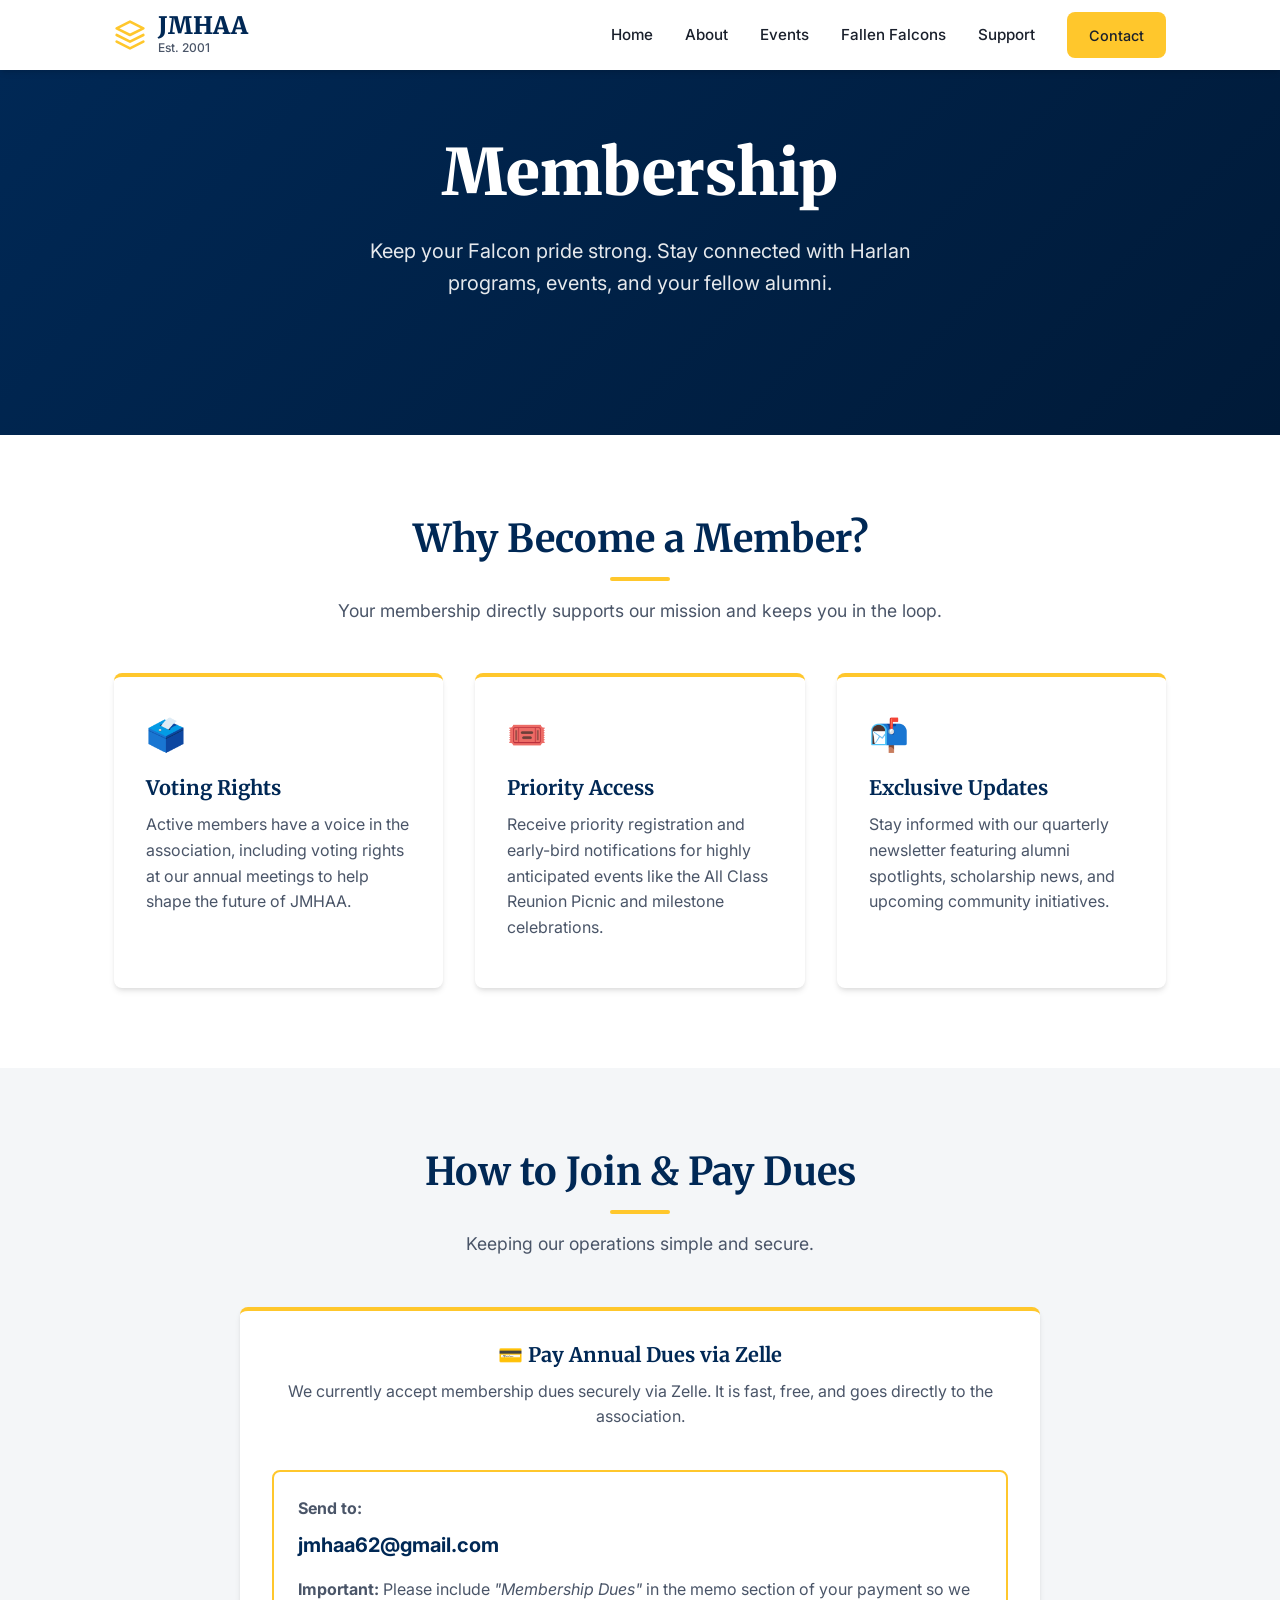
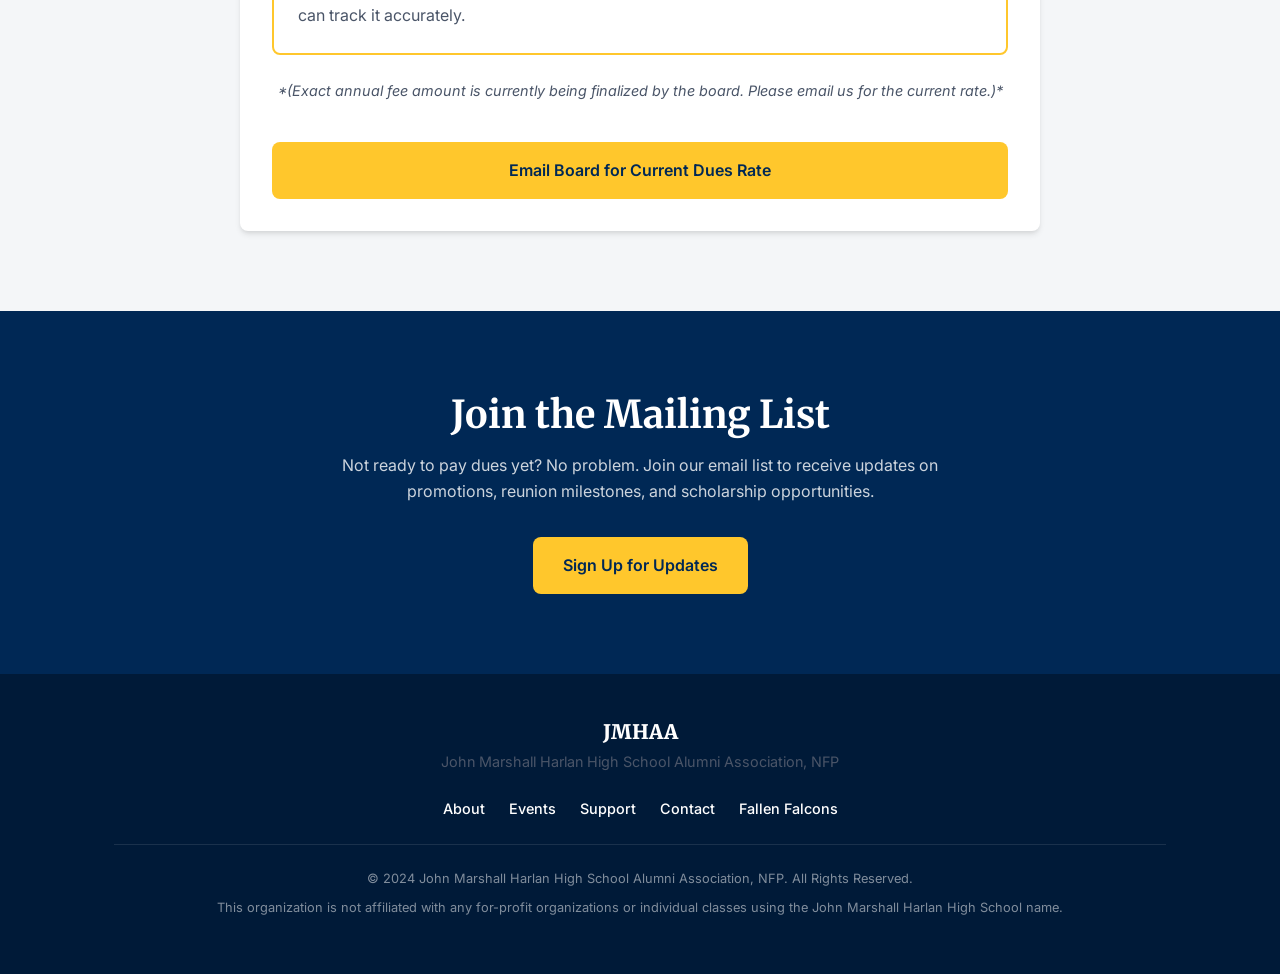
<file: membership.html>
<!DOCTYPE html>
<html lang="en">
<head>
    <meta charset="UTF-8">
    <meta name="viewport" content="width=device-width, initial-scale=1.0">
    <meta name="description" content="Join the John Marshall Harlan High School Alumni Association. Pay dues, stay connected, and keep your Falcon pride strong.">
    <title>Membership | JMHAA</title>
    <link rel="stylesheet" href="style.css">
    <link rel="preconnect" href="https://fonts.googleapis.com">
    <link rel="preconnect" href="https://fonts.gstatic.com" crossorigin>
    <link href="https://fonts.googleapis.com/css2?family=Inter:wght@400;500;600&family=Merriweather:wght@700;900&display=swap" rel="stylesheet">
</head>
<body>

    <!-- Navigation -->
    <header class="site-header">
        <div class="container header-inner">
            <a href="index.html" class="logo">
                <svg class="logo-icon" viewBox="0 0 24 24" fill="none" stroke="currentColor" stroke-width="2" stroke-linecap="round" stroke-linejoin="round"><path d="M12 2L2 7l10 5 10-5-10-5z"/><path d="M2 17l10 5 10-5"/><path d="M2 12l10 5 10-5"/></svg>
                <div class="logo-text">
                    <span class="logo-main">JMHAA</span>
                    <span class="logo-sub">Est. 2001</span>
                </div>
            </a>
            <nav class="main-nav" id="mainNav">
               <ul>
    <li><a href="index.html">Home</a></li>
    <li><a href="about.html">About</a></li>
    <li><a href="events.html">Events</a></li>
    <li><a href="fallen-falcons.html">Fallen Falcons</a></li>
    <li><a href="support.html">Support</a></li>
    <li><a href="contact.html" class="btn btn-primary">Contact</a></li>
</ul>
            </nav>
            <button class="mobile-menu-toggle" id="mobileMenuToggle" aria-label="Toggle navigation">
                <span></span>
                <span></span>
                <span></span>
            </button>
        </div>
    </header>

    <main>
        <!-- Page Hero -->
        <section class="hero" style="padding: 4rem 0 6rem 0;">
            <div class="container hero-content">
                <h1>Membership</h1>
                <p>Keep your Falcon pride strong. Stay connected with Harlan programs, events, and your fellow alumni.</p>
            </div>
        </section>

        <!-- Why Join -->
        <section class="section fade-in">
            <div class="container">
                <div class="section-header">
                    <h2>Why Become a Member?</h2>
                    <div class="divider"></div>
                    <p class="section-subtitle">Your membership directly supports our mission and keeps you in the loop.</p>
                </div>
                <div class="cards-grid">
                    <div class="card">
                        <div class="card-icon">🗳️</div>
                        <h3>Voting Rights</h3>
                        <p>Active members have a voice in the association, including voting rights at our annual meetings to help shape the future of JMHAA.</p>
                    </div>
                    <div class="card">
                        <div class="card-icon">🎟️</div>
                        <h3>Priority Access</h3>
                        <p>Receive priority registration and early-bird notifications for highly anticipated events like the All Class Reunion Picnic and milestone celebrations.</p>
                    </div>
                    <div class="card">
                        <div class="card-icon">📬</div>
                        <h3>Exclusive Updates</h3>
                        <p>Stay informed with our quarterly newsletter featuring alumni spotlights, scholarship news, and upcoming community initiatives.</p>
                    </div>
                </div>
            </div>
        </section>

        <!-- How to Join / Pay Dues -->
        <section class="section bg-light fade-in">
            <div class="container">
                <div class="section-header">
                    <h2>How to Join & Pay Dues</h2>
                    <div class="divider"></div>
                    <p class="section-subtitle">Keeping our operations simple and secure.</p>
                </div>
                
                <div class="cards-grid" style="max-width: 800px; margin: 0 auto;">
                    <div class="card highlight-card" style="text-align: center;">
                        <h3>💳 Pay Annual Dues via Zelle</h3>
                        <p>We currently accept membership dues securely via Zelle. It is fast, free, and goes directly to the association.</p>
                        
                        <div class="payment-info" style="background-color: var(--white); border: 2px solid var(--gold); padding: 1.5rem; border-radius: var(--radius); margin: 1.5rem 0; text-align: left;">
                            <p style="margin-bottom: 0.5rem;"><strong>Send to:</strong></p>
                            <p style="font-size: 1.25rem; font-weight: 700; color: var(--navy); margin-bottom: 1rem;">jmhaa62@gmail.com</p>
                            <p style="margin-bottom: 0;"><strong>Important:</strong> Please include <em>"Membership Dues"</em> in the memo section of your payment so we can track it accurately.</p>
                        </div>

                        <p class="small-note" style="font-size: 0.9rem; color: var(--text-light);"><em>*(Exact annual fee amount is currently being finalized by the board. Please email us for the current rate.)*</em></p>
                        
                        <a href="mailto:jmhaa62@gmail.com?subject=Membership%20Dues%20Inquiry" class="btn btn-primary" style="margin-top: 1.5rem;">Email Board for Current Dues Rate</a>
                    </div>
                </div>
            </div>
        </section>

        <!-- Mailing List -->
        <section class="section bg-navy text-white fade-in">
            <div class="container">
                <div class="cta-content" style="text-align: center; max-width: 600px; margin: 0 auto;">
                    <h2 style="color: var(--white);">Join the Mailing List</h2>
                    <p style="color: rgba(255, 255, 255, 0.8);">Not ready to pay dues yet? No problem. Join our email list to receive updates on promotions, reunion milestones, and scholarship opportunities.</p>
                    <a href="mailto:jmhaa62@gmail.com?subject=Join%20JMHAA%20Mailing%20List&body=Hello,%20I%20would%20like%20to%20be%20added%20to%20the%20JMHAA%20mailing%20list.%20My%20name%20is%20___%20and%20I%20graduated%20in%20the%20Class%20of%20___." class="btn btn-primary">Sign Up for Updates</a>
                </div>
            </div>
        </section>
    </main>

    <!-- Footer -->
    <footer class="site-footer">
        <div class="container footer-inner">
            <div class="footer-brand">
                <span class="logo-main">JMHAA</span>
                <p>John Marshall Harlan High School Alumni Association, NFP</p>
            </div>
            <div class="footer-links">
                <a href="about.html">About</a>
                <a href="events.html">Events</a>
                <a href="support.html">Support</a>
                <a href="contact.html">Contact</a>
                <a href="fallen-falcons.html">Fallen Falcons</a>
            </div>
            <div class="footer-legal">
                <p>&copy; 2024 John Marshall Harlan High School Alumni Association, NFP. All Rights Reserved.</p>
                <p>This organization is not affiliated with any for-profit organizations or individual classes using the John Marshall Harlan High School name.</p>
            </div>
        </div>
    </footer>

    <script src="script.js"></script>
</body>
</html>
</file>
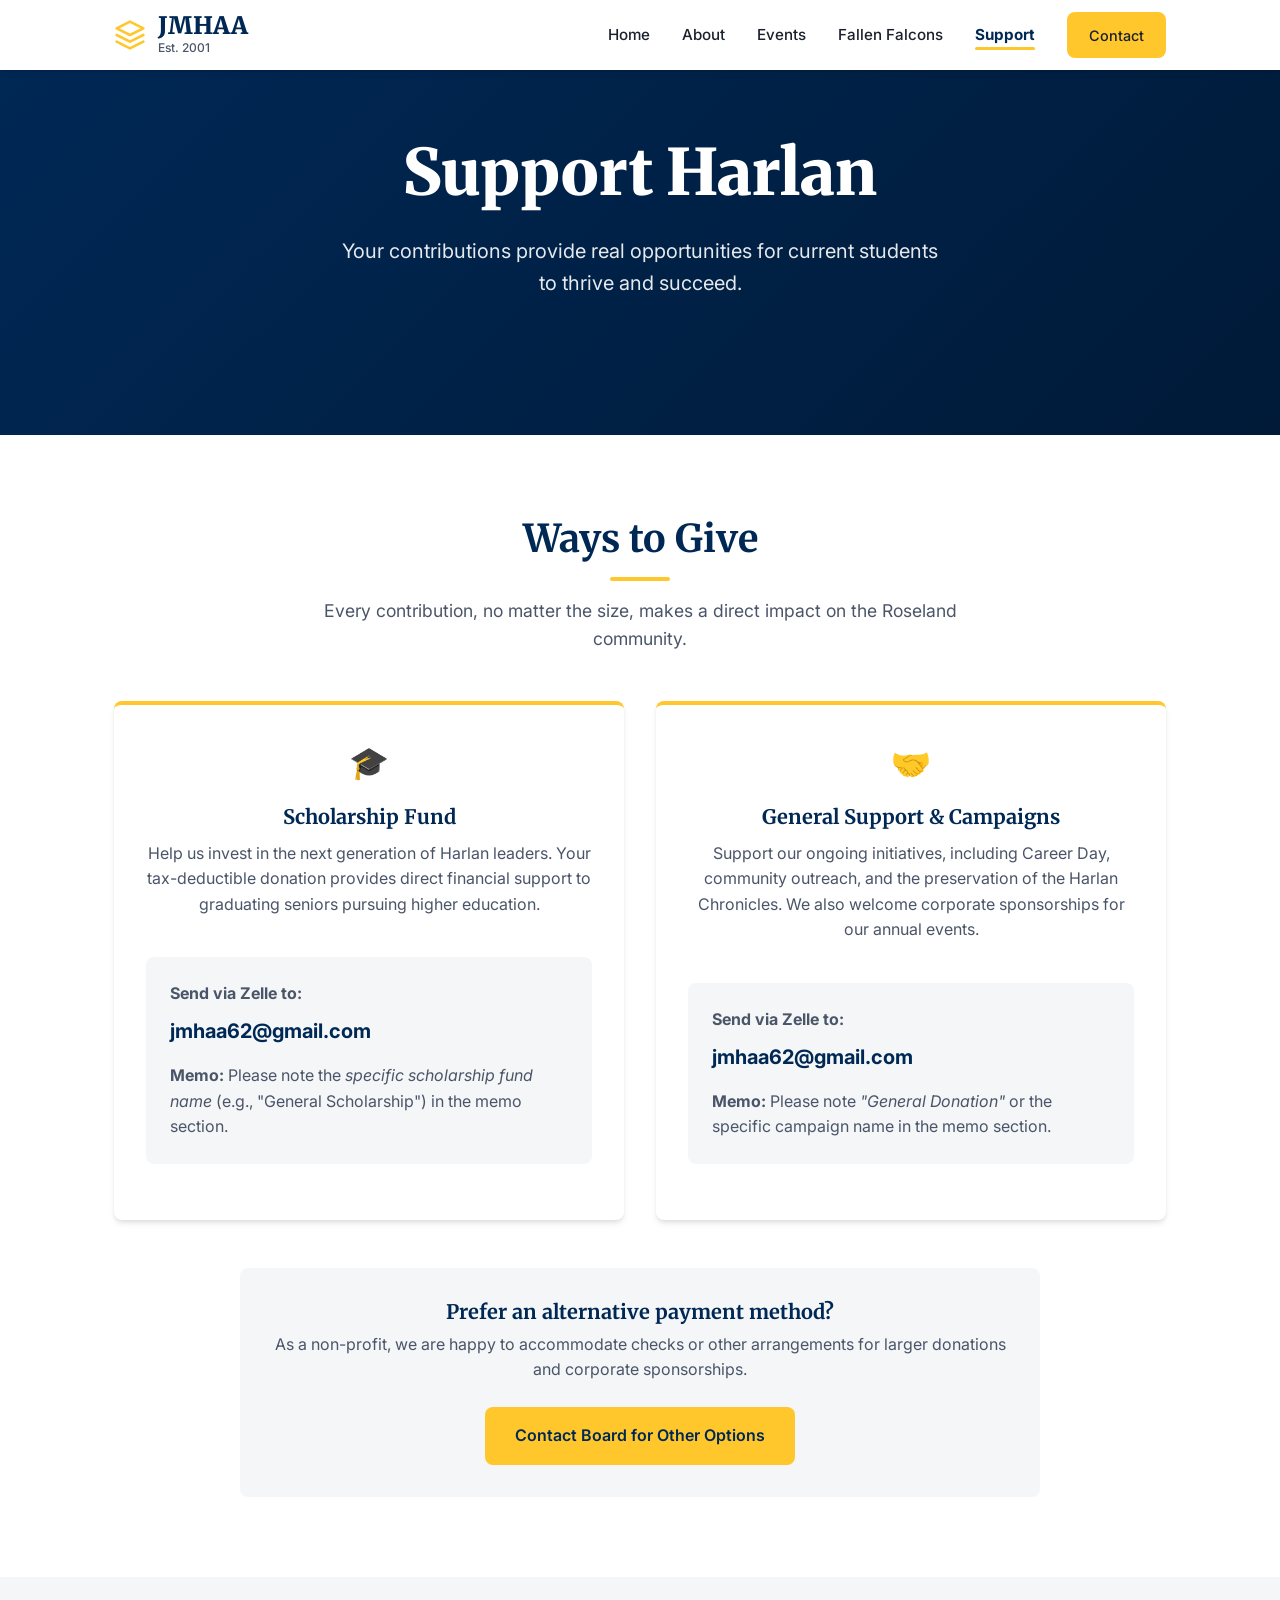
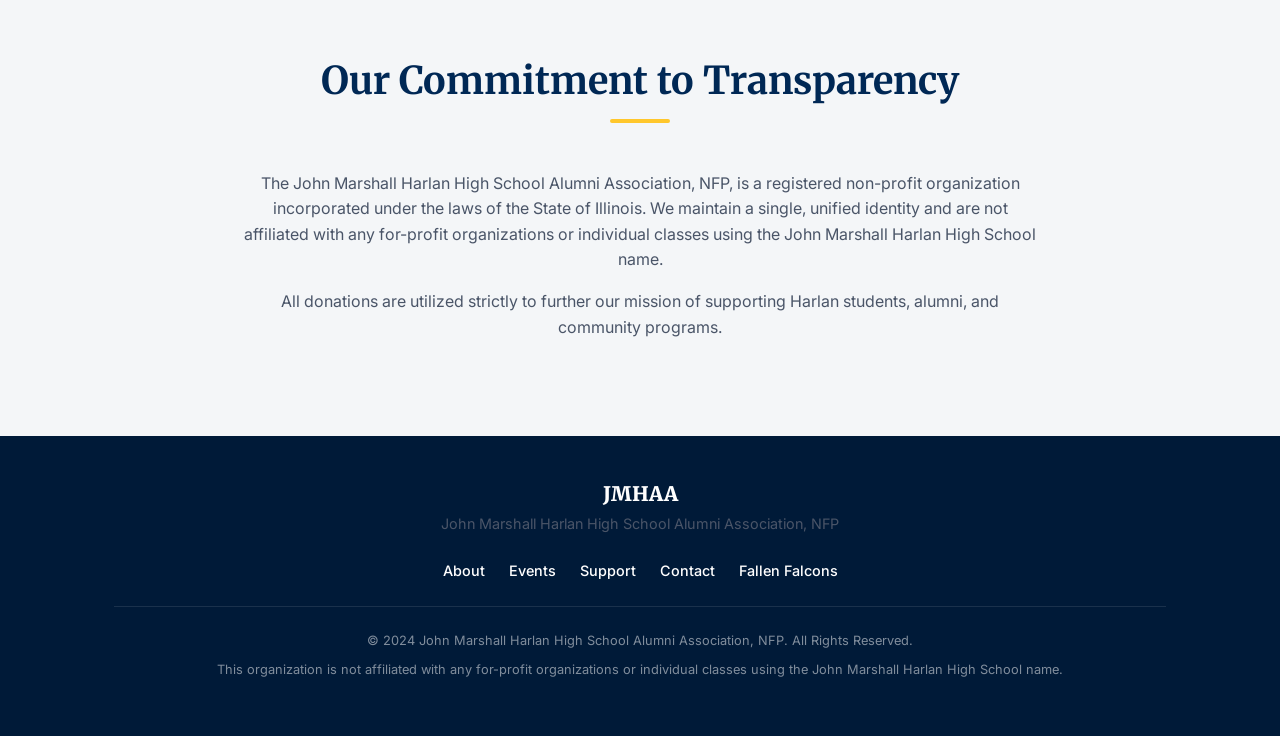
<file: support.html>
<!DOCTYPE html>
<html lang="en">
<head>
    <meta charset="UTF-8">
    <meta name="viewport" content="width=device-width, initial-scale=1.0">
    <meta name="description" content="Support the John Marshall Harlan High School Alumni Association. Donate to our scholarship funds and invest in the next generation.">
    <title>Support Harlan | JMHAA</title>
    <link rel="stylesheet" href="style.css">
    <link rel="preconnect" href="https://fonts.googleapis.com">
    <link rel="preconnect" href="https://fonts.gstatic.com" crossorigin>
    <link href="https://fonts.googleapis.com/css2?family=Inter:wght@400;500;600&family=Merriweather:wght@700;900&display=swap" rel="stylesheet">
</head>
<body>

    <!-- Navigation -->
    <header class="site-header">
        <div class="container header-inner">
            <a href="index.html" class="logo">
                <svg class="logo-icon" viewBox="0 0 24 24" fill="none" stroke="currentColor" stroke-width="2" stroke-linecap="round" stroke-linejoin="round"><path d="M12 2L2 7l10 5 10-5-10-5z"/><path d="M2 17l10 5 10-5"/><path d="M2 12l10 5 10-5"/></svg>
                <div class="logo-text">
                    <span class="logo-main">JMHAA</span>
                    <span class="logo-sub">Est. 2001</span>
                </div>
            </a>
            <nav class="main-nav" id="mainNav">
               <ul>
    <li><a href="index.html">Home</a></li>
    <li><a href="about.html">About</a></li>
    <li><a href="events.html">Events</a></li>
    <li><a href="fallen-falcons.html">Fallen Falcons</a></li>
    <li><a href="support.html">Support</a></li>
    <li><a href="contact.html" class="btn btn-primary">Contact</a></li>
</ul>
            </nav>
            <button class="mobile-menu-toggle" id="mobileMenuToggle" aria-label="Toggle navigation">
                <span></span>
                <span></span>
                <span></span>
            </button>
        </div>
    </header>

    <main>
        <!-- Page Hero -->
        <section class="hero" style="padding: 4rem 0 6rem 0;">
            <div class="container hero-content">
                <h1>Support Harlan</h1>
                <p>Your contributions provide real opportunities for current students to thrive and succeed.</p>
            </div>
        </section>

        <!-- Donation Options -->
        <section class="section fade-in">
            <div class="container">
                <div class="section-header">
                    <h2>Ways to Give</h2>
                    <div class="divider"></div>
                    <p class="section-subtitle">Every contribution, no matter the size, makes a direct impact on the Roseland community.</p>
                </div>
                
                <div class="cards-grid">
                    <!-- Scholarship Fund -->
                    <div class="card highlight-card" style="text-align: center;">
                        <div class="card-icon">🎓</div>
                        <h3>Scholarship Fund</h3>
                        <p>Help us invest in the next generation of Harlan leaders. Your tax-deductible donation provides direct financial support to graduating seniors pursuing higher education.</p>
                        
                        <div class="payment-info" style="background-color: var(--light-gray); padding: 1.5rem; border-radius: var(--radius); margin: 1.5rem 0; text-align: left;">
                            <p style="margin-bottom: 0.5rem;"><strong>Send via Zelle to:</strong></p>
                            <p style="font-size: 1.25rem; font-weight: 700; color: var(--navy); margin-bottom: 1rem;">jmhaa62@gmail.com</p>
                            <p style="margin-bottom: 0;"><strong>Memo:</strong> Please note the <em>specific scholarship fund name</em> (e.g., "General Scholarship") in the memo section.</p>
                        </div>
                    </div>

                    <!-- General Support / Campaigns -->
                    <div class="card" style="text-align: center;">
                        <div class="card-icon">🤝</div>
                        <h3>General Support & Campaigns</h3>
                        <p>Support our ongoing initiatives, including Career Day, community outreach, and the preservation of the Harlan Chronicles. We also welcome corporate sponsorships for our annual events.</p>
                        
                        <div class="payment-info" style="background-color: var(--light-gray); padding: 1.5rem; border-radius: var(--radius); margin: 1.5rem 0; text-align: left;">
                            <p style="margin-bottom: 0.5rem;"><strong>Send via Zelle to:</strong></p>
                            <p style="font-size: 1.25rem; font-weight: 700; color: var(--navy); margin-bottom: 1rem;">jmhaa62@gmail.com</p>
                            <p style="margin-bottom: 0;"><strong>Memo:</strong> Please note <em>"General Donation"</em> or the specific campaign name in the memo section.</p>
                        </div>
                    </div>
                </div>

                <div style="text-align: center; margin-top: 3rem; padding: 2rem; background-color: var(--light-gray); border-radius: var(--radius); max-width: 800px; margin-left: auto; margin-right: auto;">
                    <h3 style="margin-bottom: 0.5rem;">Prefer an alternative payment method?</h3>
                    <p style="margin-bottom: 1.5rem;">As a non-profit, we are happy to accommodate checks or other arrangements for larger donations and corporate sponsorships.</p>
                    <a href="mailto:jmhaa62@gmail.com?subject=Alternative%20Donation%20Method" class="btn btn-primary">Contact Board for Other Options</a>
                </div>
            </div>
        </section>

        <!-- Trust / NFP Notice -->
        <section class="section bg-light fade-in">
            <div class="container">
                <div class="section-header">
                    <h2>Our Commitment to Transparency</h2>
                    <div class="divider"></div>
                </div>
                <div style="max-width: 800px; margin: 0 auto; text-align: center;">
                    <p>The John Marshall Harlan High School Alumni Association, NFP, is a registered non-profit organization incorporated under the laws of the State of Illinois. We maintain a single, unified identity and are not affiliated with any for-profit organizations or individual classes using the John Marshall Harlan High School name.</p>
                    <p>All donations are utilized strictly to further our mission of supporting Harlan students, alumni, and community programs.</p>
                </div>
            </div>
        </section>
    </main>

    <!-- Footer -->
    <footer class="site-footer">
        <div class="container footer-inner">
            <div class="footer-brand">
                <span class="logo-main">JMHAA</span>
                <p>John Marshall Harlan High School Alumni Association, NFP</p>
            </div>
            <div class="footer-links">
                <a href="about.html">About</a>
                <a href="events.html">Events</a>
                <a href="support.html">Support</a>
                <a href="contact.html">Contact</a>
                <a href="fallen-falcons.html">Fallen Falcons</a>
            </div>
            <div class="footer-legal">
                <p>&copy; 2024 John Marshall Harlan High School Alumni Association, NFP. All Rights Reserved.</p>
                <p>This organization is not affiliated with any for-profit organizations or individual classes using the John Marshall Harlan High School name.</p>
            </div>
        </div>
    </footer>

    <script src="script.js"></script>
</body>
</html>
</file>
<file: style.css>
/* --- CSS Variables & Reset --- */
:root {
    --navy: #002855;
    --navy-dark: #001a38;
    --gold: #FFC72C;
    --gold-hover: #e6b225;
    --white: #FFFFFF;
    --light-gray: #F4F6F8;
    --text-dark: #1A202C;
    --text-light: #4A5568;
    --font-heading: 'Merriweather', serif;
    --font-body: 'Inter', sans-serif;
    --shadow: 0 4px 6px -1px rgba(0, 0, 0, 0.1), 0 2px 4px -1px rgba(0, 0, 0, 0.06);
    --radius: 8px;
}

* { box-sizing: border-box; margin: 0; padding: 0; }
html { scroll-behavior: smooth; }
body {
    font-family: var(--font-body);
    color: var(--text-dark);
    line-height: 1.6;
    background-color: var(--white);
    display: flex;
    flex-direction: column;
    min-height: 100vh;
}

main { flex: 1; }

/* --- Typography & Utilities --- */
h1, h2, h3 { font-family: var(--font-heading); color: var(--navy); line-height: 1.2; }
h1 { font-size: clamp(2.5rem, 5vw, 4rem); font-weight: 900; }
h2 { font-size: clamp(1.75rem, 3vw, 2.5rem); margin-bottom: 1rem; }
h3 { font-size: 1.25rem; margin-bottom: 0.75rem; }
p { margin-bottom: 1rem; color: var(--text-light); }
a { text-decoration: none; color: inherit; transition: color 0.3s ease; }

.container { max-width: 1100px; margin: 0 auto; padding: 0 1.5rem; }
.section { padding: 5rem 0; }
.bg-light { background-color: var(--light-gray); }
.bg-navy { background-color: var(--navy); }
.text-white { color: var(--white); }
.text-white p { color: rgba(255, 255, 255, 0.8); }

.section-header { text-align: center; max-width: 700px; margin: 0 auto 3rem auto; }
.divider { width: 60px; height: 4px; background-color: var(--gold); margin: 1rem auto; border-radius: 2px; }
.section-subtitle { font-size: 1.1rem; }

/* --- Buttons --- */
.btn {
    display: inline-block;
    padding: 0.875rem 1.75rem;
    border-radius: var(--radius);
    font-weight: 600;
    text-align: center;
    transition: all 0.3s ease;
    cursor: pointer;
    border: 2px solid transparent;
}
.btn-primary { background-color: var(--gold); color: var(--navy); }
.btn-primary:hover { background-color: var(--gold-hover); transform: translateY(-2px); }
.btn-secondary { background-color: transparent; border-color: var(--white); color: var(--white); }
.btn-secondary:hover { background-color: var(--white); color: var(--navy); }
.text-link { color: var(--navy); font-weight: 600; display: inline-block; margin-top: 0.5rem; }
.text-link:hover { color: var(--gold-hover); text-decoration: underline; }

/* --- Header & Navigation --- */
.site-header {
    position: sticky;
    top: 0;
    background-color: var(--white);
    box-shadow: var(--shadow);
    z-index: 1000;
    padding: 0.75rem 0;
}
.header-inner { display: flex; justify-content: space-between; align-items: center; }
.logo { display: flex; align-items: center; gap: 0.75rem; color: var(--navy); }
.logo-icon { width: 32px; height: 32px; stroke: var(--gold); }
.logo-main { font-family: var(--font-heading); font-size: 1.5rem; font-weight: 900; display: block; line-height: 1; }
.logo-sub { font-size: 0.75rem; font-weight: 500; color: var(--text-light); display: block; }

.main-nav ul { list-style: none; display: flex; gap: 2rem; align-items: center; }
.main-nav a { font-weight: 500; font-size: 0.95rem; color: var(--text-dark); position: relative; }
.main-nav a:hover { color: var(--navy); }
.main-nav .btn { padding: 0.6rem 1.25rem; font-size: 0.9rem; }

/* Active Navigation State (Auto-applied by JS) */
.main-nav a.active {
    color: var(--navy);
    font-weight: 700;
}
.main-nav a.active::after {
    content: '';
    position: absolute;
    bottom: -6px;
    left: 0;
    width: 100%;
    height: 3px;
    background-color: var(--gold);
    border-radius: 2px;
}

.mobile-menu-toggle {
    display: none;
    flex-direction: column;
    gap: 5px;
    background: none;
    border: none;
    cursor: pointer;
    padding: 5px;
}
.mobile-menu-toggle span {
    display: block;
    width: 25px;
    height: 3px;
    background-color: var(--navy);
    border-radius: 2px;
    transition: all 0.3s ease;
}

/* --- Hero Section --- */
.hero {
    position: relative;
    background-color: var(--navy);
    color: var(--white);
    padding: 6rem 0 8rem 0;
    text-align: center;
    overflow: hidden;
}
.hero::before {
    content: '';
    position: absolute;
    top: 0; left: 0; right: 0; bottom: 0;
    background: linear-gradient(135deg, var(--navy) 0%, var(--navy-dark) 100%);
    z-index: 1;
}
.hero-content { position: relative; z-index: 2; max-width: 800px; }
.hero-badge {
    display: inline-block;
    background-color: rgba(255, 199, 44, 0.2);
    color: var(--gold);
    padding: 0.5rem 1rem;
    border-radius: 50px;
    font-size: 0.875rem;
    font-weight: 600;
    margin-bottom: 1.5rem;
    letter-spacing: 0.5px;
}
.hero h1 { color: var(--white); margin-bottom: 1.5rem; }
.hero p { color: rgba(255, 255, 255, 0.9); font-size: 1.25rem; margin-bottom: 2.5rem; max-width: 600px; margin-left: auto; margin-right: auto; }
.hero-actions { display: flex; gap: 1rem; justify-content: center; flex-wrap: wrap; }

/* --- Welcome Section --- */
.welcome-grid { display: grid; grid-template-columns: 1.5fr 1fr; gap: 3rem; align-items: center; }
.welcome-links { display: flex; flex-direction: column; gap: 0.5rem; margin-top: 1.5rem; }
.welcome-stats { display: grid; grid-template-columns: 1fr; gap: 1.5rem; }
.stat-card {
    background: var(--white);
    padding: 1.5rem;
    border-radius: var(--radius);
    box-shadow: var(--shadow);
    text-align: center;
    border-left: 4px solid var(--gold);
}
.stat-number { display: block; font-family: var(--font-heading); font-size: 2rem; font-weight: 900; color: var(--navy); }
.stat-label { font-size: 0.9rem; color: var(--text-light); font-weight: 500; }

/* --- Cards & Grids --- */
.cards-grid { display: grid; grid-template-columns: repeat(auto-fit, minmax(300px, 1fr)); gap: 2rem; }
.card-link { display: block; text-decoration: none; color: inherit; }
.card {
    background: var(--white);
    padding: 2rem;
    border-radius: var(--radius);
    box-shadow: var(--shadow);
    border-top: 4px solid var(--gold);
    transition: transform 0.3s ease, box-shadow 0.3s ease;
    height: 100%;
    display: flex;
    flex-direction: column;
}
.card-link:hover .card { transform: translateY(-5px); box-shadow: 0 10px 15px -3px rgba(0, 0, 0, 0.1); }
.card-icon { font-size: 2rem; margin-bottom: 1rem; }
.card h3 { color: var(--navy); }
.card p { flex: 1; }
.card-arrow { font-size: 1.5rem; color: var(--gold); font-weight: 700; margin-top: 1rem; display: block; }

/* --- CTA Section --- */
.cta-content { text-align: center; max-width: 600px; margin: 0 auto; }
.cta-content h2 { color: var(--white); }
.cta-content p { color: rgba(255, 255, 255, 0.8); margin-bottom: 2rem; }

/* --- Footer --- */
.site-footer { background-color: var(--navy-dark); color: rgba(255, 255, 255, 0.7); padding: 3rem 0; font-size: 0.9rem; margin-top: auto; }
.footer-inner { text-align: center; }
.footer-brand .logo-main { color: var(--white); font-size: 1.25rem; margin-bottom: 0.5rem; display: block; }
.footer-links { margin: 1.5rem 0; display: flex; justify-content: center; gap: 1.5rem; flex-wrap: wrap; }
.footer-links a { color: var(--white); font-weight: 500; }
.footer-links a:hover { color: var(--gold); }
.footer-legal { border-top: 1px solid rgba(255, 255, 255, 0.1); padding-top: 1.5rem; margin-top: 1.5rem; }
.footer-legal p { margin-bottom: 0.5rem; font-size: 0.8rem; color: rgba(255, 255, 255, 0.5); }

/* --- Animations --- */
.fade-in { opacity: 0; transform: translateY(20px); transition: opacity 0.6s ease-out, transform 0.6s ease-out; }
.fade-in.visible { opacity: 1; transform: translateY(0); }

/* --- Mobile Responsiveness --- */
@media (max-width: 768px) {
    .mobile-menu-toggle { display: flex; }
    .main-nav {
        display: none;
        position: absolute;
        top: 100%;
        left: 0;
        right: 0;
        background-color: var(--white);
        box-shadow: 0 4px 6px rgba(0,0,0,0.1);
        padding: 1.5rem;
    }
    .main-nav.is-active { display: block; }
    .main-nav ul { flex-direction: column; gap: 1.25rem; align-items: flex-start; }
    .main-nav .btn { width: 100%; text-align: center; }
    
    .welcome-grid { grid-template-columns: 1fr; }
    .hero-actions { flex-direction: column; }
    .btn { width: 100%; }
}

/* --- Board Member Profile Styles --- */
.board-card { text-align: center; padding: 2rem 1.5rem; }
.board-img {
    width: 100px;
    height: 100px;
    border-radius: 50%;
    margin: 0 auto 1.5rem auto;
    border: 3px solid var(--gold);
    object-fit: cover;
    background-color: var(--light-gray);
}
.board-name { font-size: 1.25rem; margin-bottom: 0.25rem; color: var(--navy); }
.board-class { font-size: 0.9rem; color: var(--text-light); font-weight: 600; margin-bottom: 0.5rem; display: block; }
.board-title { font-size: 0.95rem; color: var(--navy); font-weight: 500; font-style: italic; }

/* --- Text-Only Board Member Styles --- */
.board-text-card {
    display: flex;
    flex-direction: column;
    justify-content: center;
    padding: 1.5rem;
    border-left: 3px solid var(--gold);
    background-color: var(--white);
    border-radius: 0 var(--radius) var(--radius) 0;
    box-shadow: var(--shadow);
    transition: transform 0.3s ease;
}
.board-text-card:hover {
    transform: translateX(5px);
}
.board-text-card h3 {
    font-size: 1.1rem;
    margin-bottom: 0.25rem;
    color: var(--navy);
}
.board-text-card .board-class {
    font-size: 0.85rem;
    color: var(--text-light);
    font-weight: 600;
    margin-bottom: 0;
}
</file>
